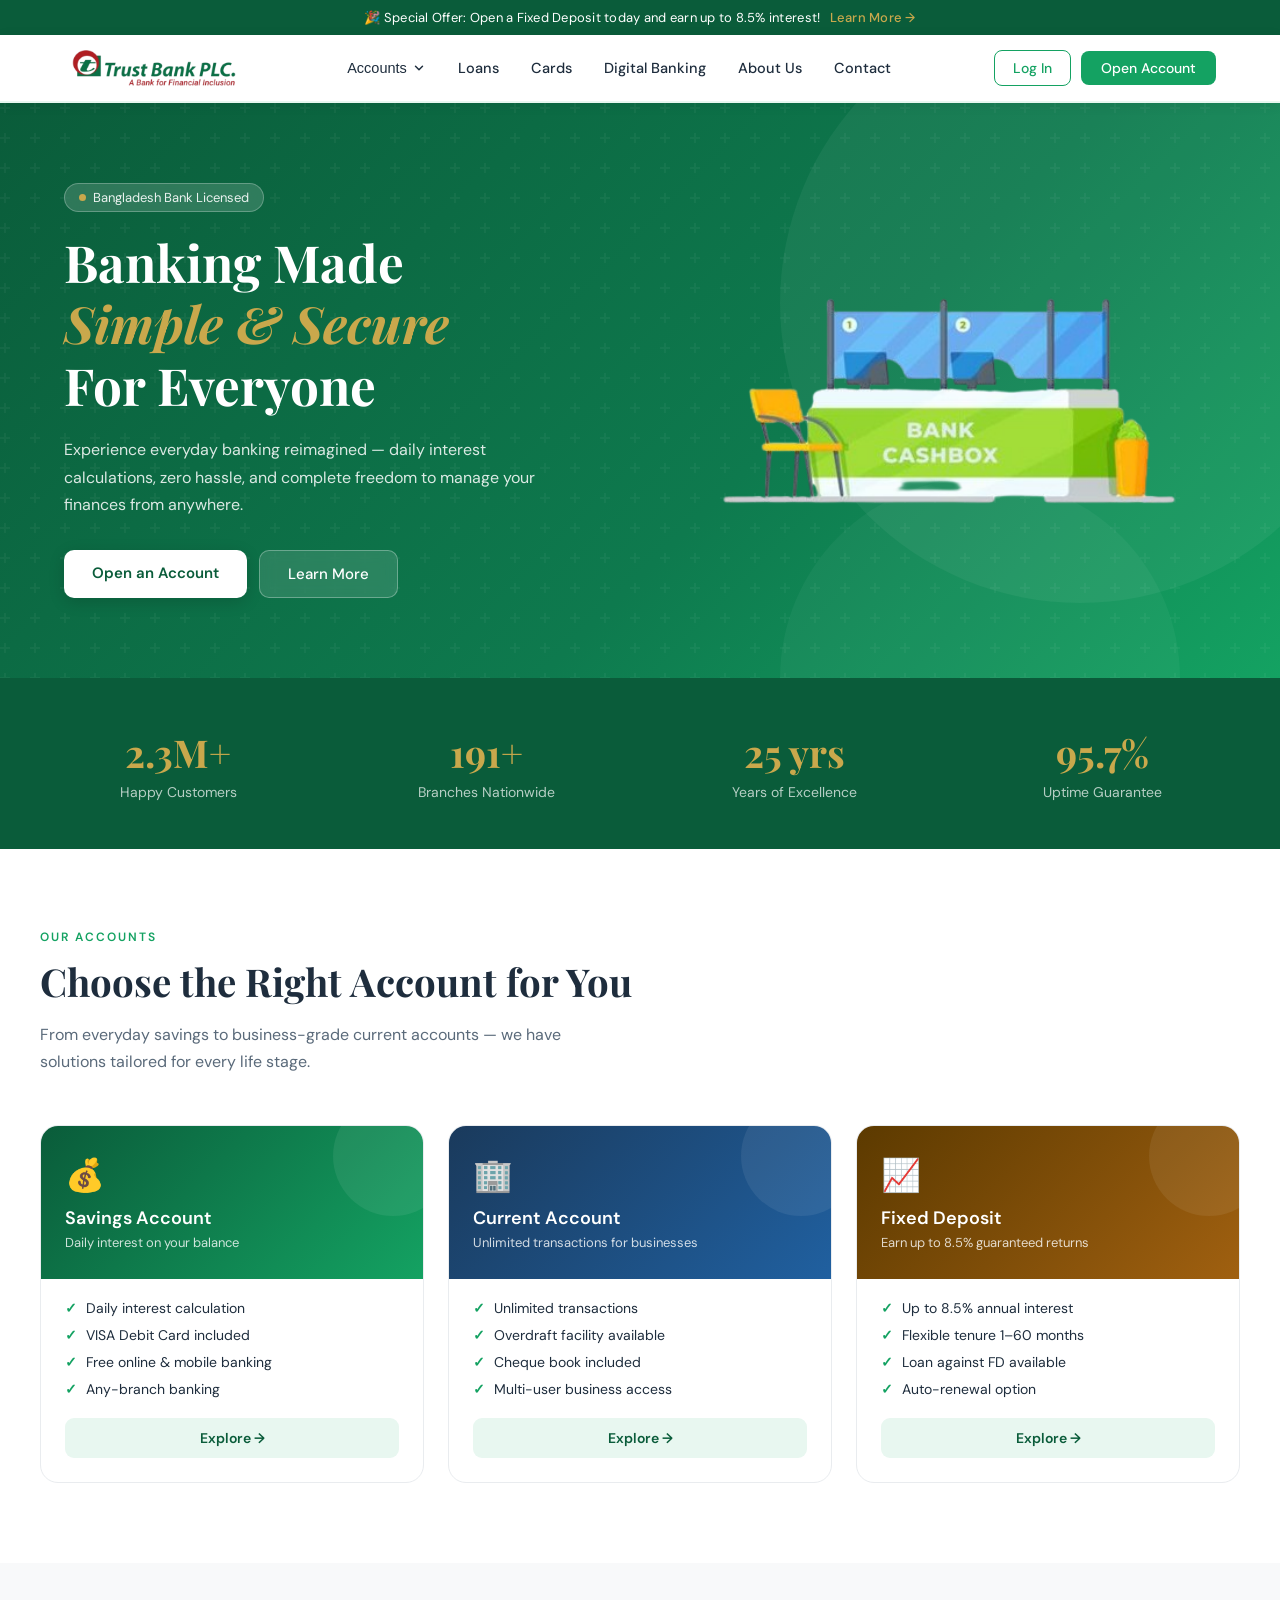
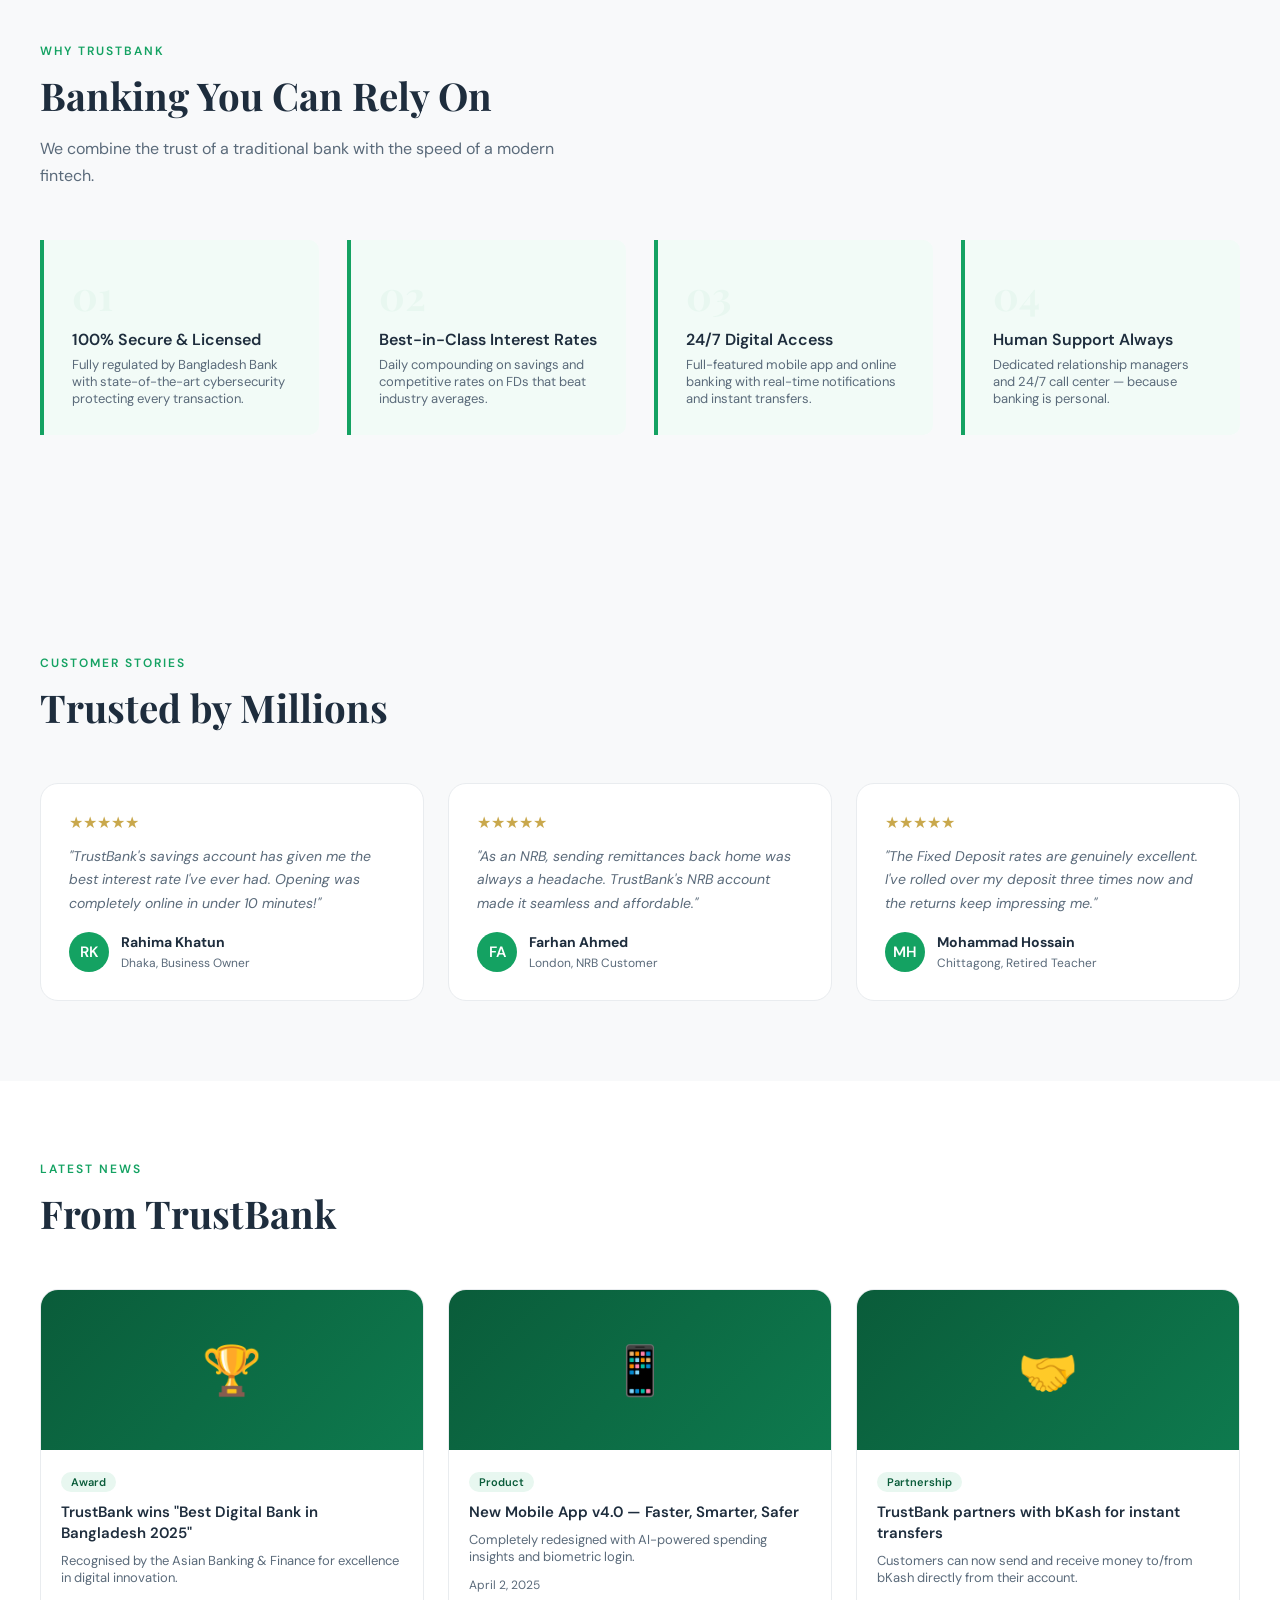
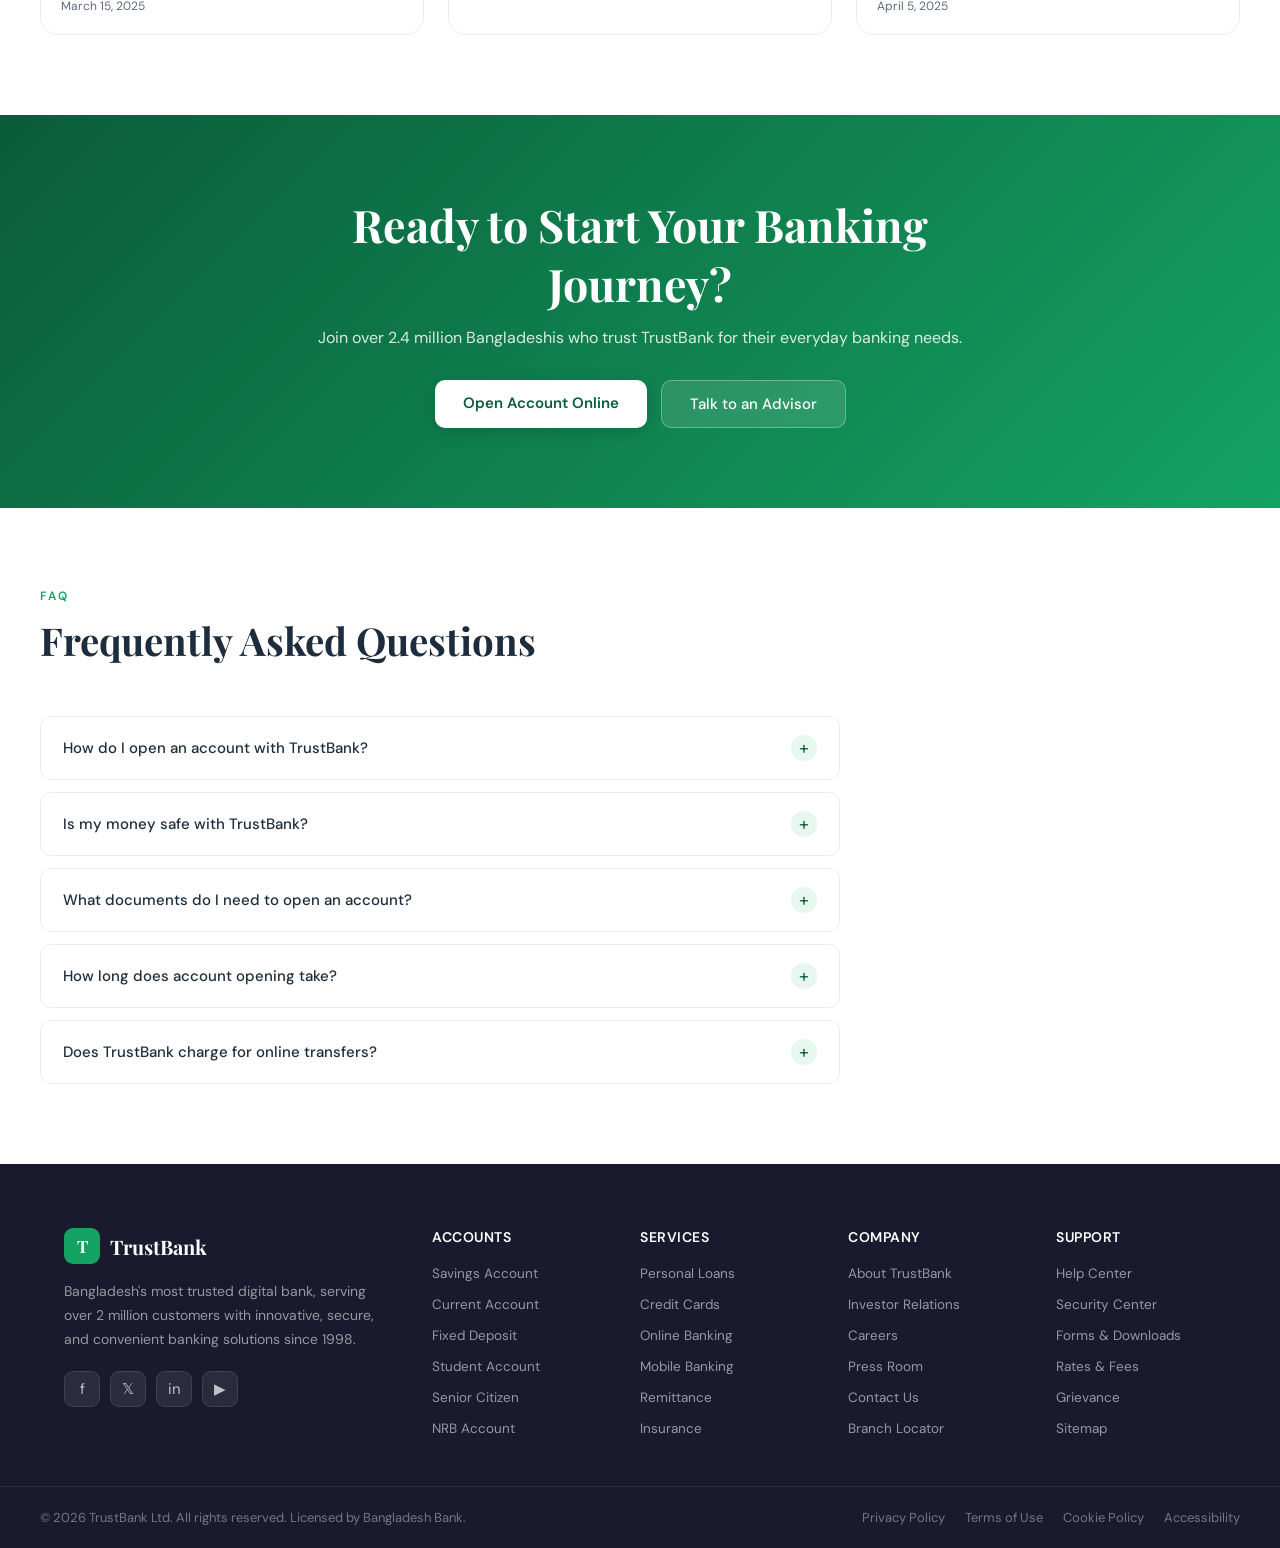
<file: index.html>
<!DOCTYPE html>
<html lang="en">
<head>
  <meta charset="UTF-8">
  <meta name="viewport" content="width=device-width, initial-scale=1.0">
  <title>TrustBank – Bangladesh's Most Trusted Bank</title>
  <link rel="stylesheet" href="css/style.css">
  <style>
    /* Home-specific styles */
    .home-hero .hero-inner { min-height: 520px; }
    .testimonials { padding: 80px 24px; background: var(--gray-100); }
    .testimonials-grid { display: grid; grid-template-columns: repeat(auto-fit, minmax(280px, 1fr)); gap: 24px; }
    .testimonial-card {
      background: var(--white); border-radius: var(--radius-lg);
      padding: 28px; border: 1.5px solid var(--gray-200);
      transition: var(--transition);
    }
    .testimonial-card:hover { box-shadow: var(--shadow-md); transform: translateY(-3px); }
    .testimonial-stars { color: var(--gold); font-size: 16px; margin-bottom: 12px; }
    .testimonial-text { font-size: 14px; line-height: 1.7; color: var(--text-muted); margin-bottom: 16px; font-style: italic; }
    .testimonial-author { display: flex; align-items: center; gap: 12px; }
    .testimonial-avatar {
      width: 40px; height: 40px; border-radius: 50%;
      background: var(--green-main); color: #fff;
      display: flex; align-items: center; justify-content: center;
      font-weight: 600; font-size: 15px;
    }
    .testimonial-author strong { display: block; font-size: 14px; }
    .testimonial-author span { font-size: 12px; color: var(--text-muted); }
    .cta-banner {
      background: linear-gradient(135deg, var(--green-dark), var(--green-main));
      padding: 80px 24px; text-align: center; color: #fff;
    }
    .cta-banner h2 {
      font-family: 'Playfair Display', serif;
      font-size: clamp(1.8rem, 3.5vw, 2.8rem);
      font-weight: 700; margin-bottom: 14px;
    }
    .cta-banner p { font-size: 16px; color: rgba(255,255,255,0.85); margin-bottom: 32px; }
    .cta-btns { display: flex; gap: 14px; justify-content: center; flex-wrap: wrap; }
    .news-grid { display: grid; grid-template-columns: repeat(auto-fit, minmax(280px, 1fr)); gap: 24px; }
    .news-card {
      border: 1.5px solid var(--gray-200); border-radius: var(--radius-lg);
      overflow: hidden; transition: var(--transition); cursor: pointer;
    }
    .news-card:hover { box-shadow: var(--shadow-md); transform: translateY(-3px); }
    .news-card-img {
      height: 160px;
      background: linear-gradient(135deg, var(--green-dark), var(--green-mid));
      display: flex; align-items: center; justify-content: center;
      font-size: 48px;
    }
    .news-card-body { padding: 20px; }
    .news-tag {
      display: inline-block; padding: 3px 10px; border-radius: 20px;
      background: var(--green-light); color: var(--green-dark);
      font-size: 11px; font-weight: 600; margin-bottom: 10px;
    }
    .news-card-body h4 { font-size: 15px; font-weight: 600; margin-bottom: 8px; line-height: 1.4; }
    .news-card-body p { font-size: 13px; color: var(--text-muted); }
    .news-card-meta { font-size: 12px; color: var(--text-muted); margin-top: 12px; }
  </style>
</head>
<body>
  <div id="nav-root"></div>

  <!-- HERO -->
  <section class="hero home-hero">
    <div class="hero-bg-circle"></div>
    <div class="hero-bg-circle2"></div>
    <div class="hero-inner">
      <div class="hero-content">
        <div class="hero-badge"><span class="hero-badge-dot"></span> Bangladesh Bank Licensed</div>
        <h1>Banking Made<br><span class="highlight">Simple & Secure</span><br>For Everyone</h1>
        <p>Experience everyday banking reimagined — daily interest calculations, zero hassle, and complete freedom to manage your finances from anywhere.</p>
        <div class="hero-btns">
          <a href="pages/savings.html" class="btn-white">Open an Account</a>
          <a href="pages/about.html" class="btn-ghost">Learn More</a>
        </div>
      </div>
      <div class="hero-visual">
        <img src="img/hero.png" alt="Banking Illustration" class="hero-img">
        
      </div>
    </div>
  </section>

  <!-- STATS -->
  <div class="stats-bar">
    <div class="stats-inner">
      <div class="stat-item">
        <div class="stat-num" data-target="2.4" data-suffix="M+">0</div>
        <div class="stat-label">Happy Customers</div>
      </div>
      <div class="stat-item">
        <div class="stat-num" data-target="200" data-suffix="+">0</div>
        <div class="stat-label">Branches Nationwide</div>
      </div>
      <div class="stat-item">
        <div class="stat-num" data-target="27" data-suffix=" yrs">0</div>
        <div class="stat-label">Years of Excellence</div>
      </div>
      <div class="stat-item">
        <div class="stat-num" data-target="99.9" data-suffix="%">0</div>
        <div class="stat-label">Uptime Guarantee</div>
      </div>
    </div>
  </div>

  <!-- ACCOUNTS -->
  <section class="section">
    <div class="section-inner">
      <div class="section-header">
        <div class="section-label">Our Accounts</div>
        <h2 class="section-title">Choose the Right Account for You</h2>
        <p class="section-sub">From everyday savings to business-grade current accounts — we have solutions tailored for every life stage.</p>
      </div>
      <div class="accounts-grid">
        <a class="account-card" href="pages/savings.html">
          <div class="account-card-top">
            <div class="account-card-icon">💰</div>
            <h3>Savings Account</h3>
            <p>Daily interest on your balance</p>
          </div>
          <div class="account-card-body">
            <ul>
              <li>Daily interest calculation</li>
              <li>VISA Debit Card included</li>
              <li>Free online & mobile banking</li>
              <li>Any-branch banking</li>
            </ul>
          </div>
          <div class="account-card-footer"><span class="btn-card">Explore →</span></div>
        </a>
        <a class="account-card" href="pages/current.html">
          <div class="account-card-top" style="background: linear-gradient(135deg, #1a3a5c, #2060a0);">
            <div class="account-card-icon">🏢</div>
            <h3>Current Account</h3>
            <p>Unlimited transactions for businesses</p>
          </div>
          <div class="account-card-body">
            <ul>
              <li>Unlimited transactions</li>
              <li>Overdraft facility available</li>
              <li>Cheque book included</li>
              <li>Multi-user business access</li>
            </ul>
          </div>
          <div class="account-card-footer"><span class="btn-card">Explore →</span></div>
        </a>
        <a class="account-card" href="pages/fixed-deposit.html">
          <div class="account-card-top" style="background: linear-gradient(135deg, #5c3a00, #a06010);">
            <div class="account-card-icon">📈</div>
            <h3>Fixed Deposit</h3>
            <p>Earn up to 8.5% guaranteed returns</p>
          </div>
          <div class="account-card-body">
            <ul>
              <li>Up to 8.5% annual interest</li>
              <li>Flexible tenure 1–60 months</li>
              <li>Loan against FD available</li>
              <li>Auto-renewal option</li>
            </ul>
          </div>
          <div class="account-card-footer"><span class="btn-card">Explore →</span></div>
        </a>
      </div>
    </div>
  </section>

  <!-- WHY TRUSTBANK -->
  <section class="section" style="background: var(--gray-100);">
    <div class="section-inner">
      <div class="section-header">
        <div class="section-label">Why TrustBank</div>
        <h2 class="section-title">Banking You Can Rely On</h2>
        <p class="section-sub">We combine the trust of a traditional bank with the speed of a modern fintech.</p>
      </div>
      <div class="why-grid">
        <div class="why-card">
          <div class="why-num">01</div>
          <h4>100% Secure & Licensed</h4>
          <p>Fully regulated by Bangladesh Bank with state-of-the-art cybersecurity protecting every transaction.</p>
        </div>
        <div class="why-card">
          <div class="why-num">02</div>
          <h4>Best-in-Class Interest Rates</h4>
          <p>Daily compounding on savings and competitive rates on FDs that beat industry averages.</p>
        </div>
        <div class="why-card">
          <div class="why-num">03</div>
          <h4>24/7 Digital Access</h4>
          <p>Full-featured mobile app and online banking with real-time notifications and instant transfers.</p>
        </div>
        <div class="why-card">
          <div class="why-num">04</div>
          <h4>Human Support Always</h4>
          <p>Dedicated relationship managers and 24/7 call center — because banking is personal.</p>
        </div>
      </div>
    </div>
  </section>

  <!-- TESTIMONIALS -->
  <section class="testimonials">
    <div class="section-inner">
      <div class="section-header">
        <div class="section-label">Customer Stories</div>
        <h2 class="section-title">Trusted by Millions</h2>
      </div>
      <div class="testimonials-grid">
        <div class="testimonial-card">
          <div class="testimonial-stars">★★★★★</div>
          <p class="testimonial-text">"TrustBank's savings account has given me the best interest rate I've ever had. Opening was completely online in under 10 minutes!"</p>
          <div class="testimonial-author">
            <div class="testimonial-avatar">RK</div>
            <div><strong>Rahima Khatun</strong><span>Dhaka, Business Owner</span></div>
          </div>
        </div>
        <div class="testimonial-card">
          <div class="testimonial-stars">★★★★★</div>
          <p class="testimonial-text">"As an NRB, sending remittances back home was always a headache. TrustBank's NRB account made it seamless and affordable."</p>
          <div class="testimonial-author">
            <div class="testimonial-avatar">FA</div>
            <div><strong>Farhan Ahmed</strong><span>London, NRB Customer</span></div>
          </div>
        </div>
        <div class="testimonial-card">
          <div class="testimonial-stars">★★★★★</div>
          <p class="testimonial-text">"The Fixed Deposit rates are genuinely excellent. I've rolled over my deposit three times now and the returns keep impressing me."</p>
          <div class="testimonial-author">
            <div class="testimonial-avatar">MH</div>
            <div><strong>Mohammad Hossain</strong><span>Chittagong, Retired Teacher</span></div>
          </div>
        </div>
      </div>
    </div>
  </section>

  <!-- NEWS -->
  <section class="section">
    <div class="section-inner">
      <div class="section-header">
        <div class="section-label">Latest News</div>
        <h2 class="section-title">From TrustBank</h2>
      </div>
      <div class="news-grid">
        <div class="news-card">
          <div class="news-card-img">🏆</div>
          <div class="news-card-body">
            <span class="news-tag">Award</span>
            <h4>TrustBank wins "Best Digital Bank in Bangladesh 2025"</h4>
            <p>Recognised by the Asian Banking & Finance for excellence in digital innovation.</p>
            <div class="news-card-meta">March 15, 2025</div>
          </div>
        </div>
        <div class="news-card">
          <div class="news-card-img">📱</div>
          <div class="news-card-body">
            <span class="news-tag">Product</span>
            <h4>New Mobile App v4.0 — Faster, Smarter, Safer</h4>
            <p>Completely redesigned with AI-powered spending insights and biometric login.</p>
            <div class="news-card-meta">April 2, 2025</div>
          </div>
        </div>
        <div class="news-card">
          <div class="news-card-img">🤝</div>
          <div class="news-card-body">
            <span class="news-tag">Partnership</span>
            <h4>TrustBank partners with bKash for instant transfers</h4>
            <p>Customers can now send and receive money to/from bKash directly from their account.</p>
            <div class="news-card-meta">April 5, 2025</div>
          </div>
        </div>
      </div>
    </div>
  </section>

  <!-- CTA BANNER -->
  <section class="cta-banner">
    <div style="max-width: 680px; margin: 0 auto;">
      <h2>Ready to Start Your Banking Journey?</h2>
      <p>Join over 2.4 million Bangladeshis who trust TrustBank for their everyday banking needs.</p>
      <div class="cta-btns">
        <a href="pages/savings.html" class="btn-white">Open Account Online</a>
        <a href="pages/contact.html" class="btn-ghost">Talk to an Advisor</a>
      </div>
    </div>
  </section>

  <!-- FAQ (Home) -->
  <section class="section">
    <div class="section-inner">
      <div class="section-header">
        <div class="section-label">FAQ</div>
        <h2 class="section-title">Frequently Asked Questions</h2>
      </div>
      <div class="faq-list">
        <div class="faq-item">
          <div class="faq-question">How do I open an account with TrustBank? <span class="faq-icon">+</span></div>
          <div class="faq-answer">You can open an account fully online through our website or mobile app in under 10 minutes. You'll need your NID, a selfie, and proof of address. Alternatively, visit any of our 200+ branches.</div>
        </div>
        <div class="faq-item">
          <div class="faq-question">Is my money safe with TrustBank? <span class="faq-icon">+</span></div>
          <div class="faq-answer">Absolutely. TrustBank is licensed and regulated by Bangladesh Bank. All deposits are protected under the Deposit Insurance Scheme up to BDT 1,00,000. We use 256-bit encryption and real-time fraud detection.</div>
        </div>
        <div class="faq-item">
          <div class="faq-question">What documents do I need to open an account? <span class="faq-icon">+</span></div>
          <div class="faq-answer">For Bangladeshi residents: National ID card, one recent passport-size photo, and a valid utility bill or rent agreement for address verification. For NRBs, a valid passport and overseas address proof is required.</div>
        </div>
        <div class="faq-item">
          <div class="faq-question">How long does account opening take? <span class="faq-icon">+</span></div>
          <div class="faq-answer">Online account opening is typically completed within 24 hours of document verification. For branch openings, the account is usually activated the same day.</div>
        </div>
        <div class="faq-item">
          <div class="faq-question">Does TrustBank charge for online transfers? <span class="faq-icon">+</span></div>
          <div class="faq-answer">TrustBank-to-TrustBank transfers are completely free. For BEFTN and RTGS transfers, nominal charges apply as per Bangladesh Bank guidelines. Check our Rates & Fees page for the full schedule.</div>
        </div>
      </div>
    </div>
  </section>

  <div id="footer-root"></div>
  <script src="js/components.js"></script>
</body>
</html>
</file>
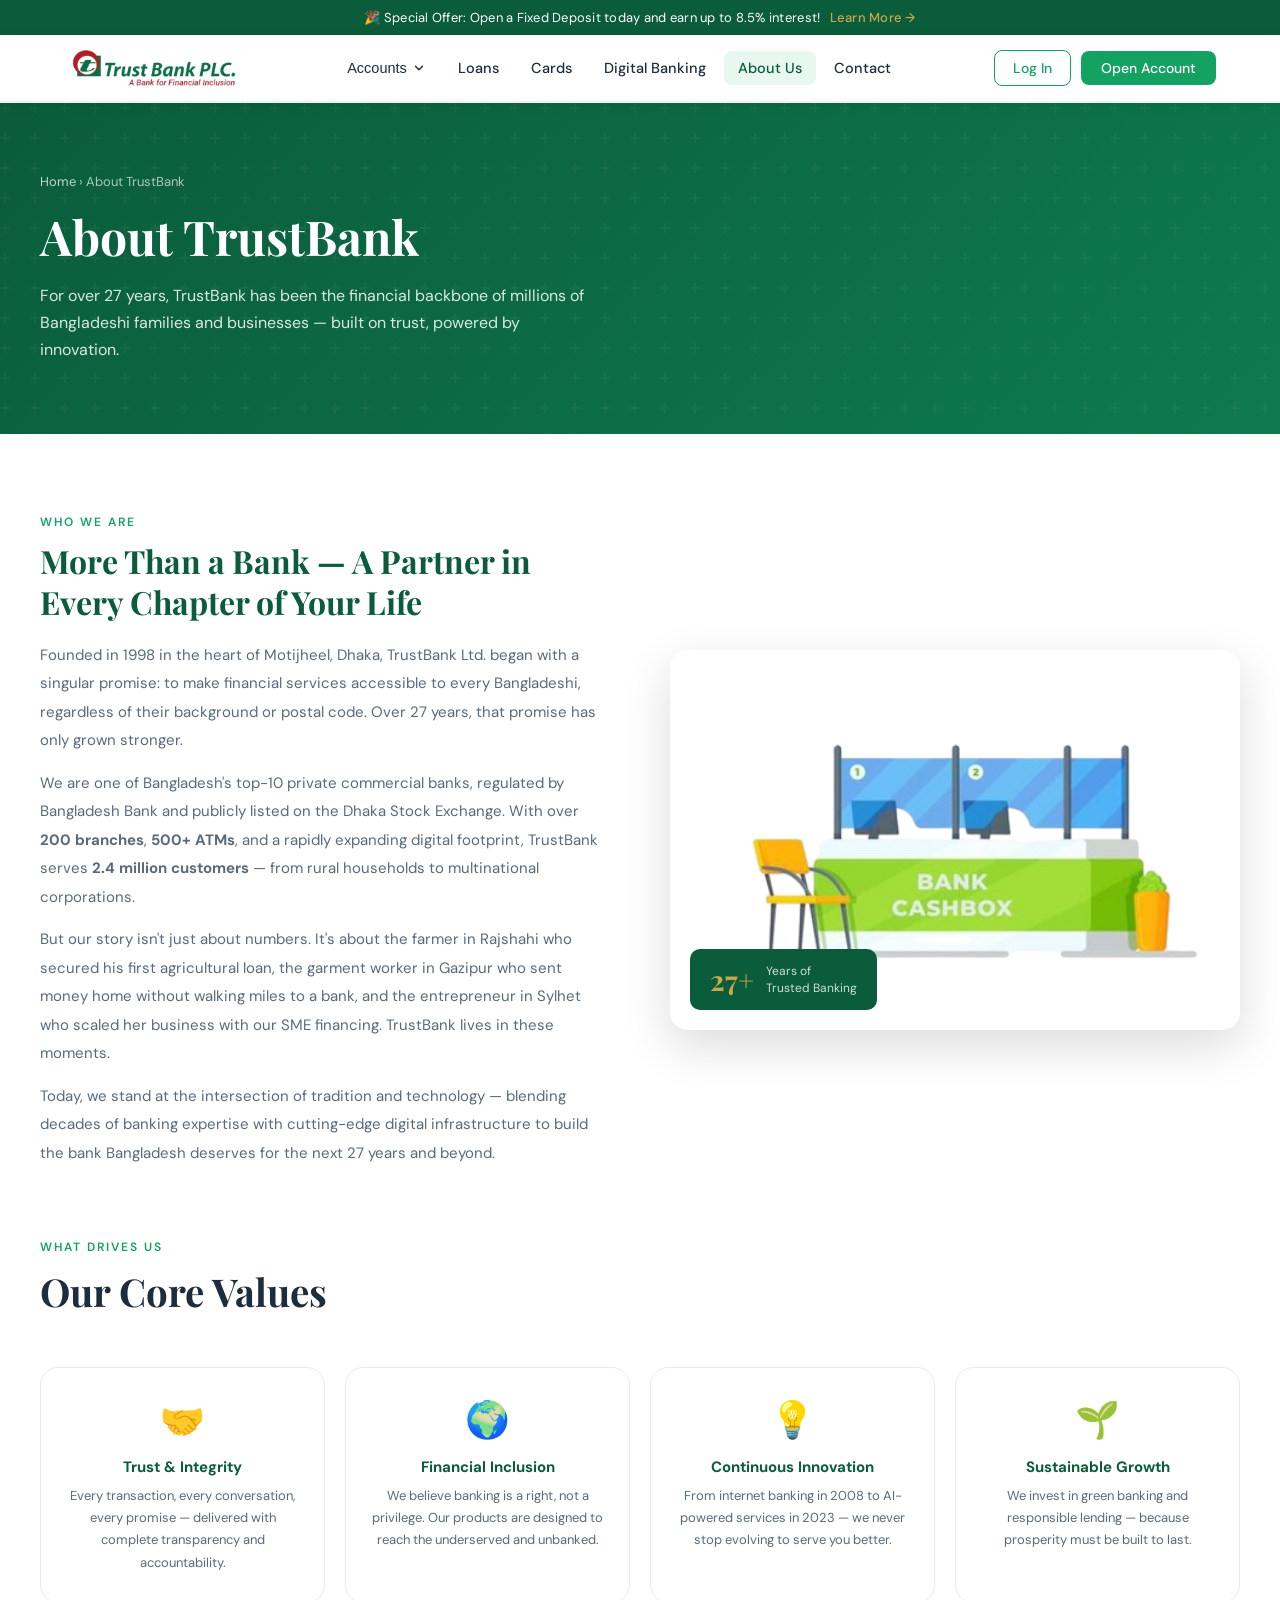
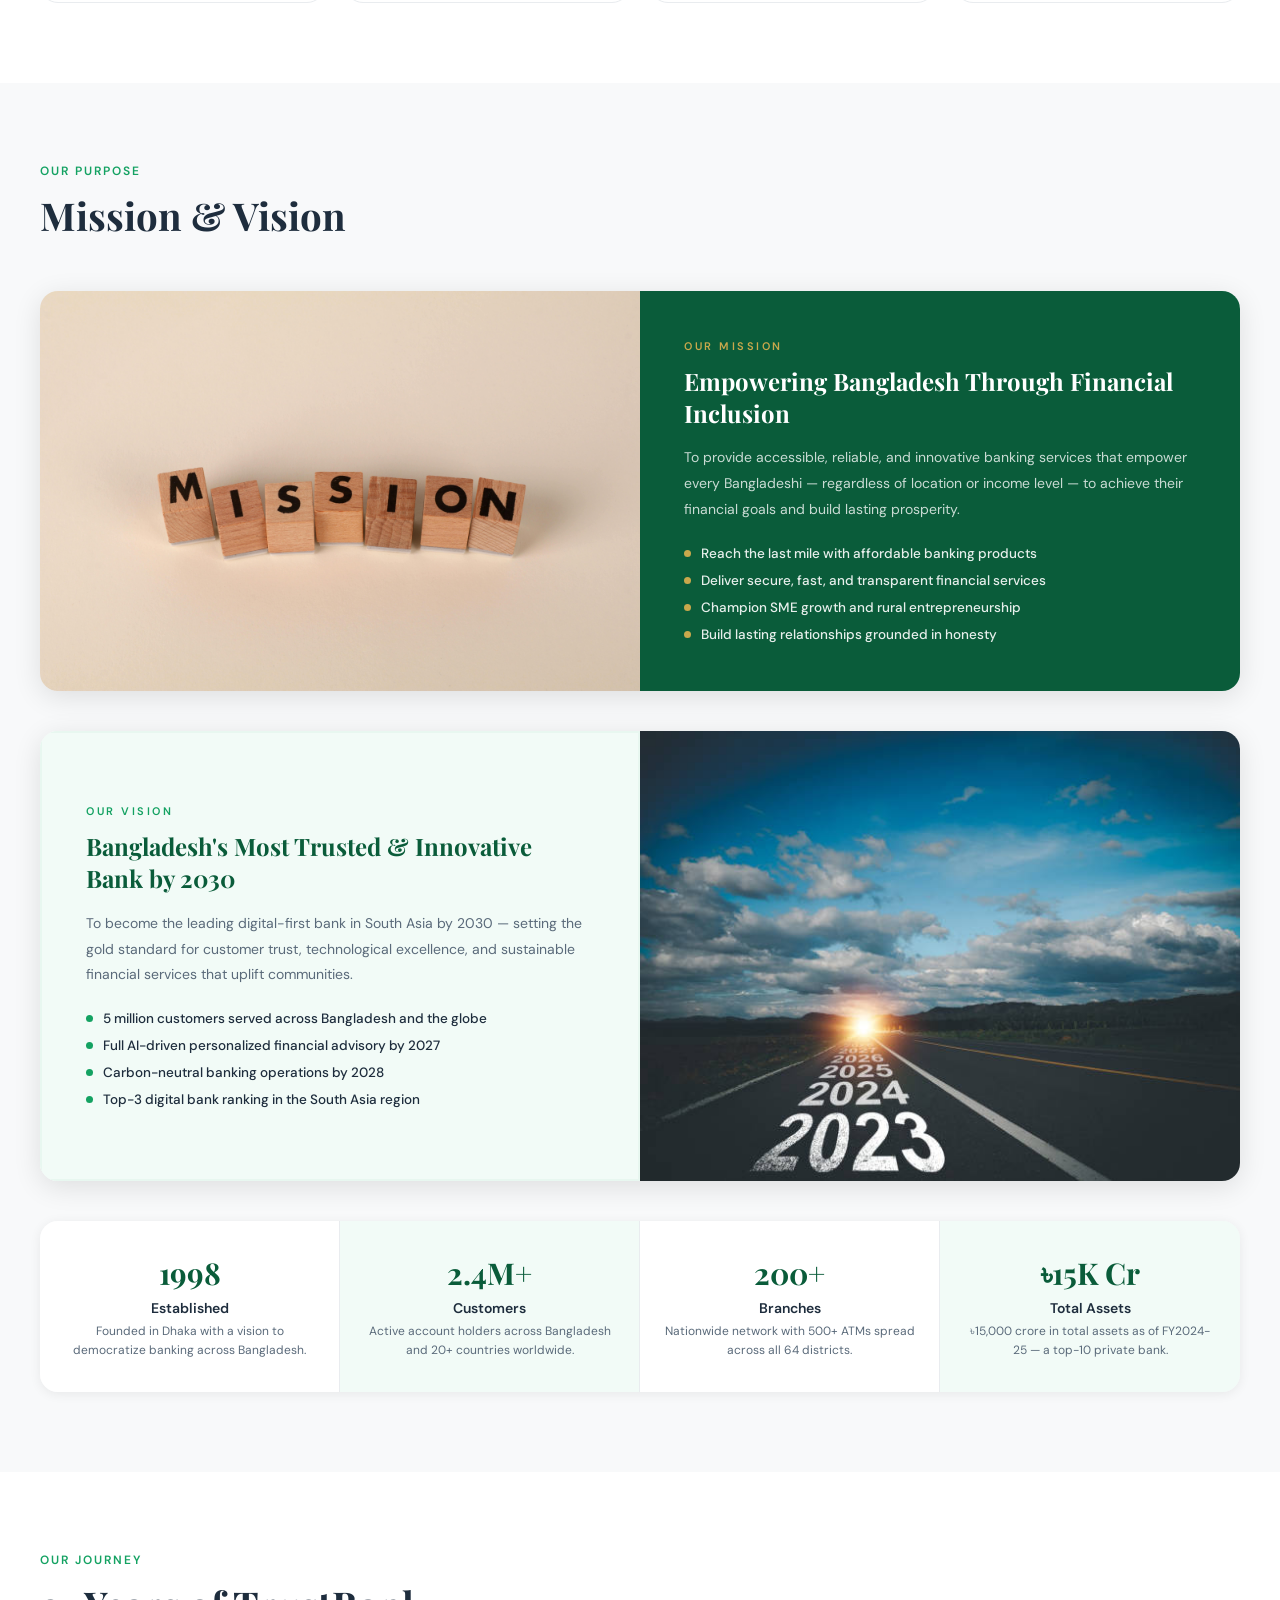
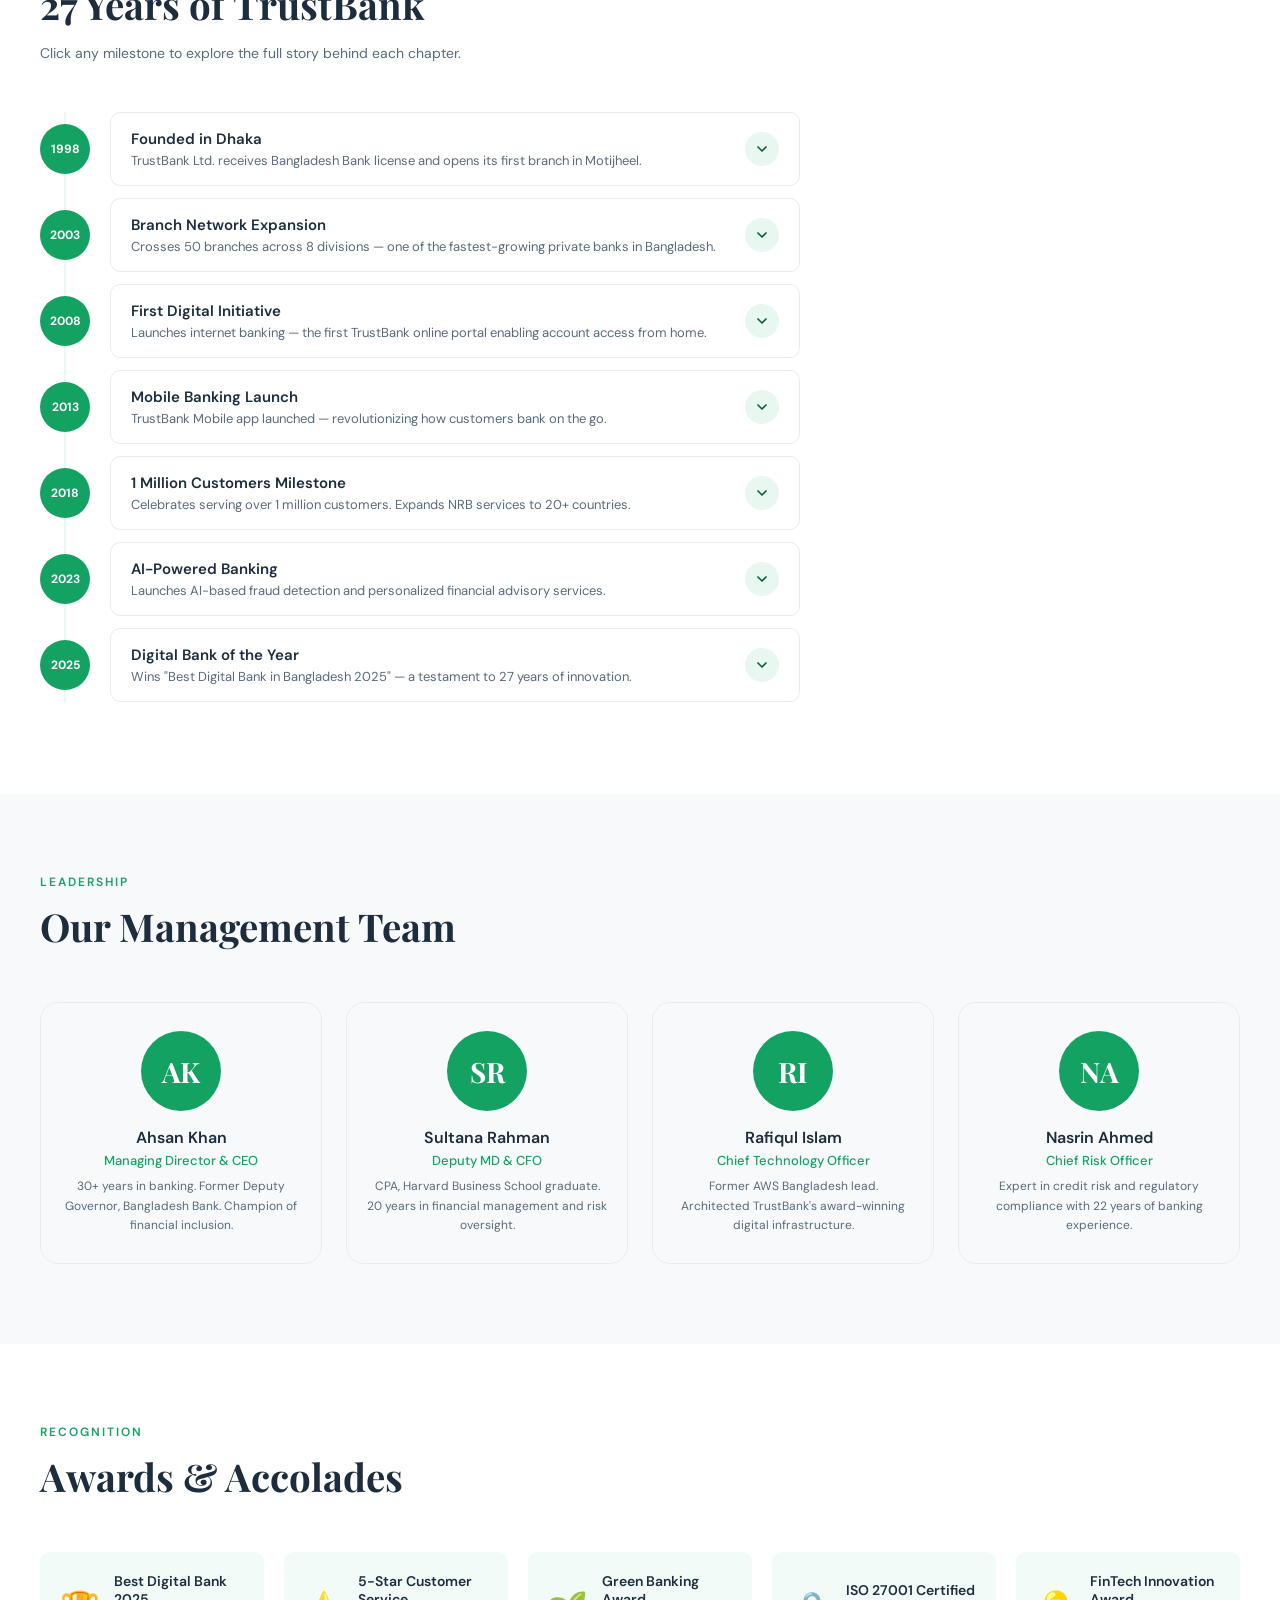
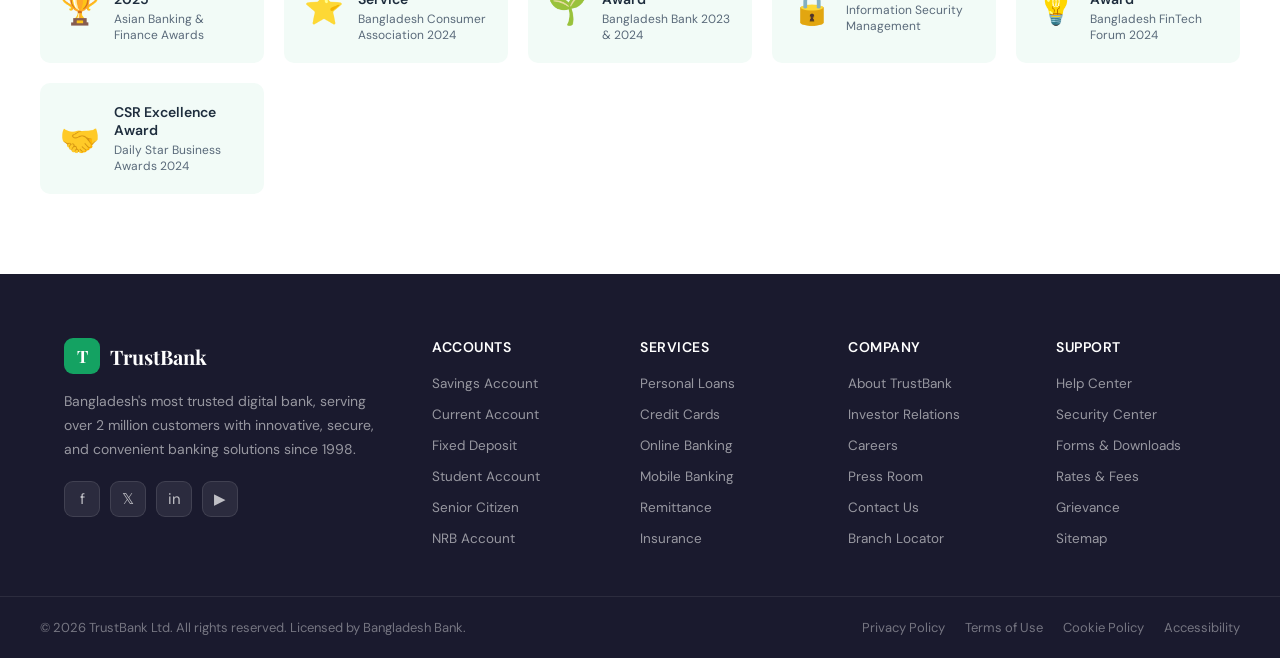
<file: pages/about.html>
<!DOCTYPE html>
<html lang="en">
<head>
  <meta charset="UTF-8">
  <meta name="viewport" content="width=device-width, initial-scale=1.0">
  <title>About TrustBank</title>
  <link rel="stylesheet" href="../css/style.css">
  <style>
    /* ===== ABOUT INTRO ===== */
    .about-intro-grid {
      display: grid;
      grid-template-columns: 1fr 1fr;
      gap: 60px;
      align-items: center;
      margin-bottom: 72px;
    }
    .about-intro-text .section-label { margin-bottom: 10px; }
    .about-intro-text h2 {
      font-family: 'Playfair Display', serif;
      font-size: 32px;
      color: var(--green-dark);
      margin-bottom: 18px;
      line-height: 1.3;
    }
    .about-intro-text p {
      font-size: 15px;
      color: var(--text-muted);
      line-height: 1.9;
      margin-bottom: 14px;
    }
    .about-intro-text p:last-child { margin-bottom: 0; }
    .about-img-wrap {
      position: relative;
      border-radius: var(--radius-lg);
      overflow: hidden;
      box-shadow: var(--shadow-lg);
    }
    .about-img-wrap img {
      width: 100%;
      height: 380px;
      object-fit: cover;
      display: block;
    }
    .about-img-badge {
      position: absolute;
      bottom: 20px;
      left: 20px;
      background: var(--green-dark);
      color: #fff;
      border-radius: var(--radius);
      padding: 14px 20px;
      display: flex;
      align-items: center;
      gap: 12px;
    }
    .about-img-badge .badge-num {
      font-family: 'Playfair Display', serif;
      font-size: 28px;
      font-weight: 700;
      color: var(--gold);
      line-height: 1;
    }
    .about-img-badge .badge-label {
      font-size: 12px;
      color: rgba(255,255,255,0.8);
      line-height: 1.4;
    }

    /* ===== CORE VALUES ===== */
    .values-grid {
      display: grid;
      grid-template-columns: repeat(4, 1fr);
      gap: 20px;
      margin-top: 48px;
    }
    .value-card {
      background: var(--white);
      border: 1.5px solid var(--gray-200);
      border-radius: var(--radius-lg);
      padding: 28px 20px;
      text-align: center;
      transition: var(--transition);
    }
    .value-card:hover {
      border-color: var(--green-main);
      box-shadow: var(--shadow-md);
      transform: translateY(-4px);
    }
    .value-icon { font-size: 36px; margin-bottom: 14px; }
    .value-card h4 { font-size: 15px; font-weight: 700; color: var(--green-dark); margin-bottom: 8px; }
    .value-card p { font-size: 13px; color: var(--text-muted); line-height: 1.7; }

    /* ===== MISSION / VISION ===== */
    .mv-card {
      display: grid;
      grid-template-columns: 1fr 1fr;
      gap: 0;
      border-radius: var(--radius-lg);
      overflow: hidden;
      box-shadow: var(--shadow-md);
      margin-bottom: 40px;
    }
    .mv-card.reverse { direction: rtl; }
    .mv-card.reverse > * { direction: ltr; }
    .mv-img {
      width: 100%; height: 100%;
      min-height: 340px;
      object-fit: cover;
      display: block;
    }
    .mv-content {
      padding: 48px 44px;
      display: flex;
      flex-direction: column;
      justify-content: center;
    }
    .mv-card.mission .mv-content { background: var(--green-dark); color: #fff; }
    .mv-card.vision  .mv-content { background: var(--green-pale); border: 2px solid var(--green-light); }
    .mv-label {
      font-size: 11px;
      letter-spacing: 2.5px;
      text-transform: uppercase;
      font-weight: 600;
      margin-bottom: 12px;
    }
    .mv-card.mission .mv-label { color: var(--gold); }
    .mv-card.vision  .mv-label { color: var(--green-main); }
    .mv-content h3 {
      font-family: 'Playfair Display', serif;
      font-size: 24px;
      margin-bottom: 16px;
      line-height: 1.35;
    }
    .mv-card.mission .mv-content h3 { color: #fff; }
    .mv-card.vision  .mv-content h3 { color: var(--green-dark); }
    .mv-content .mv-tagline { font-size: 14px; line-height: 1.85; margin-bottom: 22px; }
    .mv-card.mission .mv-tagline { color: rgba(255,255,255,0.78); }
    .mv-card.vision  .mv-tagline { color: var(--text-muted); }
    .mv-pillars { list-style: none; display: flex; flex-direction: column; gap: 10px; }
    .mv-pillars li { display: flex; align-items: center; gap: 10px; font-size: 13.5px; font-weight: 500; }
    .mv-card.mission .mv-pillars li { color: rgba(255,255,255,0.9); }
    .mv-card.vision  .mv-pillars li { color: var(--text-main); }
    .mv-pillars li::before { content: ''; width: 7px; height: 7px; border-radius: 50%; flex-shrink: 0; }
    .mv-card.mission .mv-pillars li::before { background: var(--gold); }
    .mv-card.vision  .mv-pillars li::before { background: var(--green-main); }

    /* ===== STATS ROW ===== */
    .stats-row {
      display: grid;
      grid-template-columns: repeat(4, 1fr);
      gap: 0;
      border-radius: var(--radius-lg);
      overflow: hidden;
      box-shadow: var(--shadow-sm);
    }
    .stat-cell {
      background: var(--white);
      padding: 32px 24px;
      text-align: center;
      border-right: 1px solid var(--gray-200);
    }
    .stat-cell:last-child { border-right: none; }
    .stat-cell:nth-child(even) { background: var(--green-pale); }
    .stat-num { font-family: 'Playfair Display', serif; font-size: 30px; font-weight: 700; color: var(--green-dark); margin-bottom: 6px; }
    .stat-cell h4 { font-size: 14px; font-weight: 600; margin-bottom: 5px; }
    .stat-cell p { font-size: 12px; color: var(--text-muted); line-height: 1.6; }

    /* ===== TIMELINE ===== */
    .timeline { position: relative; max-width: 760px; }
    .timeline::before {
      content: '';
      position: absolute;
      left: 24px; top: 0; bottom: 0;
      width: 2px;
      background: var(--green-light);
    }
    .timeline-item { display: flex; flex-direction: column; gap: 0; margin-bottom: 12px; position: relative; }

    .tl-bar { display: flex; align-items: center; gap: 20px; cursor: pointer; position: relative; }
    .timeline-dot {
      width: 50px; height: 50px;
      border-radius: 50%;
      background: var(--green-main);
      color: #fff;
      display: flex; align-items: center; justify-content: center;
      font-weight: 700; font-size: 12px;
      flex-shrink: 0;
      position: relative; z-index: 1;
      transition: var(--transition);
      border: 3px solid transparent;
    }
    .timeline-item.open .timeline-dot { background: var(--green-dark); border-color: var(--gold); }

    .tl-bar-content {
      flex: 1;
      background: var(--white);
      border: 1.5px solid var(--gray-200);
      border-radius: var(--radius);
      padding: 16px 20px;
      display: flex;
      align-items: center;
      justify-content: space-between;
      gap: 12px;
      transition: var(--transition);
    }
    .tl-bar:hover .tl-bar-content { border-color: var(--green-main); box-shadow: var(--shadow-sm); }
    .timeline-item.open .tl-bar-content { background: var(--green-pale); border-color: var(--green-main); }

    .tl-bar-text h4 { font-size: 15px; font-weight: 600; color: var(--text-main); margin-bottom: 3px; }
    .tl-bar-text p { font-size: 13px; color: var(--text-muted); }

    .tl-arrow {
      width: 34px; height: 34px;
      border-radius: 50%;
      background: var(--green-light);
      display: flex; align-items: center; justify-content: center;
      flex-shrink: 0;
      transition: var(--transition);
      color: var(--green-dark);
    }
    .tl-arrow svg { width: 16px; height: 16px; transition: transform 0.35s cubic-bezier(0.4,0,0.2,1); }
    .timeline-item.open .tl-arrow { background: var(--green-main); color: #fff; }
    .timeline-item.open .tl-arrow svg { transform: rotate(180deg); }

    /* Expandable panel */
    .tl-details-wrap {
      max-height: 0;
      overflow: hidden;
      transition: max-height 0.45s cubic-bezier(0.4,0,0.2,1);
      margin-left: 70px;
    }
    .timeline-item.open .tl-details-wrap { max-height: 400px; }
    .tl-details {
      background: var(--white);
      border: 1.5px solid var(--green-light);
      border-top: none;
      border-radius: 0 0 var(--radius) var(--radius);
      padding: 20px 24px 24px;
      opacity: 0;
      transform: translateY(-8px);
      transition: opacity 0.3s ease 0.1s, transform 0.3s ease 0.1s;
    }
    .timeline-item.open .tl-details { opacity: 1; transform: translateY(0); }
    .tl-details p { font-size: 13.5px; color: var(--text-muted); line-height: 1.85; margin-bottom: 14px; }
    .tl-details-tags { display: flex; flex-wrap: wrap; gap: 8px; }
    .tl-tag {
      background: var(--green-pale);
      border: 1px solid var(--green-light);
      color: var(--green-dark);
      font-size: 12px; font-weight: 500;
      padding: 4px 12px;
      border-radius: 20px;
    }

    /* ===== LEADERSHIP / AWARDS ===== */
    .leadership-grid { display: grid; grid-template-columns: repeat(auto-fit, minmax(220px, 1fr)); gap: 24px; }
    .leader-card { text-align: center; padding: 28px 20px; border: 1.5px solid var(--gray-200); border-radius: var(--radius-lg); transition: var(--transition); }
    .leader-card:hover { box-shadow: var(--shadow-md); border-color: var(--green-main); }
    .leader-avatar { width: 80px; height: 80px; border-radius: 50%; background: var(--green-main); color: #fff; display: flex; align-items: center; justify-content: center; font-family: 'Playfair Display', serif; font-size: 28px; font-weight: 700; margin: 0 auto 16px; }
    .leader-card h4 { font-size: 16px; font-weight: 600; margin-bottom: 4px; }
    .leader-card .role { font-size: 13px; color: var(--green-main); font-weight: 500; margin-bottom: 8px; }
    .leader-card p { font-size: 12px; color: var(--text-muted); line-height: 1.6; }
    .award-grid { display: grid; grid-template-columns: repeat(auto-fit, minmax(200px, 1fr)); gap: 20px; }
    .award-card { background: var(--green-pale); border-radius: var(--radius); padding: 20px; display: flex; align-items: center; gap: 14px; }
    .award-icon { font-size: 32px; flex-shrink: 0; }
    .award-card h5 { font-size: 14px; font-weight: 600; margin-bottom: 3px; }
    .award-card p { font-size: 12px; color: var(--text-muted); }

    /* ===== RESPONSIVE ===== */
    @media (max-width: 900px) {
      .about-intro-grid { grid-template-columns: 1fr; gap: 36px; }
      .mv-card { grid-template-columns: 1fr; }
      .mv-card.reverse { direction: ltr; }
      .mv-img { min-height: 220px; height: 220px; }
      .values-grid { grid-template-columns: repeat(2, 1fr); }
      .stats-row { grid-template-columns: repeat(2, 1fr); }
      .stat-cell:nth-child(2) { border-right: none; }
    }
    @media (max-width: 600px) {
      .values-grid { grid-template-columns: 1fr; }
      .stats-row { grid-template-columns: 1fr; }
      .stat-cell { border-right: none; border-bottom: 1px solid var(--gray-200); }
    }
  </style>
</head>
<body>
  <div id="nav-root"></div>

  <section class="page-hero">
    <div class="page-hero-inner">
      <div class="breadcrumb"><a href="../index.html">Home</a> › About TrustBank</div>
      <h1>About TrustBank</h1>
      <p>For over 27 years, TrustBank has been the financial backbone of millions of Bangladeshi families and businesses — built on trust, powered by innovation.</p>
    </div>
  </section>

  <!-- ABOUT INTRO -->
  <section class="section">
    <div class="section-inner">
      <div class="about-intro-grid">
        <div class="about-intro-text">
          <div class="section-label">Who We Are</div>
          <h2>More Than a Bank — A Partner in Every Chapter of Your Life</h2>
          <p>Founded in 1998 in the heart of Motijheel, Dhaka, TrustBank Ltd. began with a singular promise: to make financial services accessible to every Bangladeshi, regardless of their background or postal code. Over 27 years, that promise has only grown stronger.</p>
          <p>We are one of Bangladesh's top-10 private commercial banks, regulated by Bangladesh Bank and publicly listed on the Dhaka Stock Exchange. With over <strong>200 branches</strong>, <strong>500+ ATMs</strong>, and a rapidly expanding digital footprint, TrustBank serves <strong>2.4 million customers</strong> — from rural households to multinational corporations.</p>
          <p>But our story isn't just about numbers. It's about the farmer in Rajshahi who secured his first agricultural loan, the garment worker in Gazipur who sent money home without walking miles to a bank, and the entrepreneur in Sylhet who scaled her business with our SME financing. TrustBank lives in these moments.</p>
          <p>Today, we stand at the intersection of tradition and technology — blending decades of banking expertise with cutting-edge digital infrastructure to build the bank Bangladesh deserves for the next 27 years and beyond.</p>
        </div>
        <div class="about-img-wrap">
          <img src="../img/hero.png" alt="TrustBank — Banking for Every Bangladeshi">
          <div class="about-img-badge">
            <div class="badge-num">27+</div>
            <div class="badge-label">Years of<br>Trusted Banking</div>
          </div>
        </div>
      </div>

      <!-- Core Values -->
      <div class="section-header">
        <div class="section-label">What Drives Us</div>
        <h2 class="section-title">Our Core Values</h2>
      </div>
      <div class="values-grid">
        <div class="value-card"><div class="value-icon">🤝</div><h4>Trust &amp; Integrity</h4><p>Every transaction, every conversation, every promise — delivered with complete transparency and accountability.</p></div>
        <div class="value-card"><div class="value-icon">🌍</div><h4>Financial Inclusion</h4><p>We believe banking is a right, not a privilege. Our products are designed to reach the underserved and unbanked.</p></div>
        <div class="value-card"><div class="value-icon">💡</div><h4>Continuous Innovation</h4><p>From internet banking in 2008 to AI-powered services in 2023 — we never stop evolving to serve you better.</p></div>
        <div class="value-card"><div class="value-icon">🌱</div><h4>Sustainable Growth</h4><p>We invest in green banking and responsible lending — because prosperity must be built to last.</p></div>
      </div>
    </div>
  </section>

  <!-- MISSION & VISION -->
  <section class="section" style="background:var(--gray-100);">
    <div class="section-inner">
      <div class="section-header">
        <div class="section-label">Our Purpose</div>
        <h2 class="section-title">Mission &amp; Vision</h2>
      </div>

      <div class="mv-card mission">
        <img class="mv-img" src="../img/mission.jpg" alt="TrustBank Mission">
        <div class="mv-content">
          <div class="mv-label">Our Mission</div>
          <h3>Empowering Bangladesh Through Financial Inclusion</h3>
          <p class="mv-tagline">To provide accessible, reliable, and innovative banking services that empower every Bangladeshi — regardless of location or income level — to achieve their financial goals and build lasting prosperity.</p>
          <ul class="mv-pillars">
            <li>Reach the last mile with affordable banking products</li>
            <li>Deliver secure, fast, and transparent financial services</li>
            <li>Champion SME growth and rural entrepreneurship</li>
            <li>Build lasting relationships grounded in honesty</li>
          </ul>
        </div>
      </div>

      <div class="mv-card vision reverse">
        <img class="mv-img" src="../img/vision.jpg" alt="TrustBank Vision">
        <div class="mv-content">
          <div class="mv-label">Our Vision</div>
          <h3>Bangladesh's Most Trusted &amp; Innovative Bank by 2030</h3>
          <p class="mv-tagline">To become the leading digital-first bank in South Asia by 2030 — setting the gold standard for customer trust, technological excellence, and sustainable financial services that uplift communities.</p>
          <ul class="mv-pillars">
            <li>5 million customers served across Bangladesh and the globe</li>
            <li>Full AI-driven personalized financial advisory by 2027</li>
            <li>Carbon-neutral banking operations by 2028</li>
            <li>Top-3 digital bank ranking in the South Asia region</li>
          </ul>
        </div>
      </div>

      <!-- Stats -->
      <div class="stats-row">
        <div class="stat-cell"><div class="stat-num">1998</div><h4>Established</h4><p>Founded in Dhaka with a vision to democratize banking across Bangladesh.</p></div>
        <div class="stat-cell"><div class="stat-num">2.4M+</div><h4>Customers</h4><p>Active account holders across Bangladesh and 20+ countries worldwide.</p></div>
        <div class="stat-cell"><div class="stat-num">200+</div><h4>Branches</h4><p>Nationwide network with 500+ ATMs spread across all 64 districts.</p></div>
        <div class="stat-cell"><div class="stat-num">৳15K Cr</div><h4>Total Assets</h4><p>৳15,000 crore in total assets as of FY2024-25 — a top-10 private bank.</p></div>
      </div>
    </div>
  </section>

  <!-- TIMELINE -->
  <section class="section">
    <div class="section-inner">
      <div class="section-header">
        <div class="section-label">Our Journey</div>
        <h2 class="section-title">27 Years of TrustBank</h2>
        <p style="font-size:14px; color:var(--text-muted); margin-top:8px;">Click any milestone to explore the full story behind each chapter.</p>
      </div>
      <div class="timeline">

        <div class="timeline-item">
          <div class="tl-bar" onclick="toggleTimeline(this)">
            <div class="timeline-dot">1998</div>
            <div class="tl-bar-content">
              <div class="tl-bar-text"><h4>Founded in Dhaka</h4><p>TrustBank Ltd. receives Bangladesh Bank license and opens its first branch in Motijheel.</p></div>
              <div class="tl-arrow"><svg viewBox="0 0 24 24" fill="none" stroke="currentColor" stroke-width="2.5" stroke-linecap="round" stroke-linejoin="round"><polyline points="6 9 12 15 18 9"/></svg></div>
            </div>
          </div>
          <div class="tl-details-wrap"><div class="tl-details">
            <p>On March 17, 1998, TrustBank Ltd. was formally incorporated under the Companies Act 1994 and received its commercial banking license from Bangladesh Bank. The founding board — led by visionary entrepreneur Mr. Azizul Haque — opened the first branch at Dilkusha Commercial Area, Motijheel, Dhaka.</p>
            <p>The bank started with an initial paid-up capital of ৳100 crore and a staff of just 87 employees. The first year closed with over 10,000 deposit accounts and ৳45 crore in deposits — exceeding all first-year projections.</p>
            <div class="tl-details-tags"><span class="tl-tag">Bangladesh Bank License</span><span class="tl-tag">Motijheel Branch</span><span class="tl-tag">৳100 Cr Capital</span><span class="tl-tag">87 Founding Staff</span></div>
          </div></div>
        </div>

        <div class="timeline-item">
          <div class="tl-bar" onclick="toggleTimeline(this)">
            <div class="timeline-dot">2003</div>
            <div class="tl-bar-content">
              <div class="tl-bar-text"><h4>Branch Network Expansion</h4><p>Crosses 50 branches across 8 divisions — one of the fastest-growing private banks in Bangladesh.</p></div>
              <div class="tl-arrow"><svg viewBox="0 0 24 24" fill="none" stroke="currentColor" stroke-width="2.5" stroke-linecap="round" stroke-linejoin="round"><polyline points="6 9 12 15 18 9"/></svg></div>
            </div>
          </div>
          <div class="tl-details-wrap"><div class="tl-details">
            <p>Between 1999 and 2003, TrustBank executed an aggressive yet disciplined expansion strategy — opening an average of 10 new branches each year across all 8 administrative divisions of Bangladesh. Priority was given to underserved upazilas and export-oriented industrial zones.</p>
            <p>By December 2003, TrustBank operated 52 branches with 500+ employees and 280,000 registered customers. The bank also introduced its first SME loan products, disbursing ৳312 crore to small and medium enterprises nationwide.</p>
            <div class="tl-details-tags"><span class="tl-tag">52 Branches Nationwide</span><span class="tl-tag">All 8 Divisions Covered</span><span class="tl-tag">SME Loans Launched</span><span class="tl-tag">280K Customers</span></div>
          </div></div>
        </div>

        <div class="timeline-item">
          <div class="tl-bar" onclick="toggleTimeline(this)">
            <div class="timeline-dot">2008</div>
            <div class="tl-bar-content">
              <div class="tl-bar-text"><h4>First Digital Initiative</h4><p>Launches internet banking — the first TrustBank online portal enabling account access from home.</p></div>
              <div class="tl-arrow"><svg viewBox="0 0 24 24" fill="none" stroke="currentColor" stroke-width="2.5" stroke-linecap="round" stroke-linejoin="round"><polyline points="6 9 12 15 18 9"/></svg></div>
            </div>
          </div>
          <div class="tl-details-wrap"><div class="tl-details">
            <p>In January 2008, TrustBank became one of only a handful of Bangladeshi banks to offer a fully functional internet banking portal. Developed by an in-house team of 22 engineers, the platform enabled customers to check balances, view statements, and transfer funds entirely online.</p>
            <p>Within the first six months, over 45,000 customers registered for online banking. The system processed ৳180 crore in online transactions by year-end 2008 — a landmark achievement that proved the appetite for digital banking in Bangladesh years before the smartphone era.</p>
            <div class="tl-details-tags"><span class="tl-tag">Internet Banking Portal</span><span class="tl-tag">45K Online Users</span><span class="tl-tag">In-House Tech Team</span><span class="tl-tag">Digital Pioneer</span></div>
          </div></div>
        </div>

        <div class="timeline-item">
          <div class="tl-bar" onclick="toggleTimeline(this)">
            <div class="timeline-dot">2013</div>
            <div class="tl-bar-content">
              <div class="tl-bar-text"><h4>Mobile Banking Launch</h4><p>TrustBank Mobile app launched — revolutionizing how customers bank on the go.</p></div>
              <div class="tl-arrow"><svg viewBox="0 0 24 24" fill="none" stroke="currentColor" stroke-width="2.5" stroke-linecap="round" stroke-linejoin="round"><polyline points="6 9 12 15 18 9"/></svg></div>
            </div>
          </div>
          <div class="tl-details-wrap"><div class="tl-details">
            <p>The TrustBank Mobile app launched in April 2013 on Android and iOS, offering bill payments, fund transfers, loan applications, and a QR-code merchant payment system that predated many competitors by over two years. It was the first step in TrustBank's journey toward becoming a digital-first institution.</p>
            <p>The app crossed 200,000 downloads within its first year and was awarded "Best Mobile Banking App in Bangladesh" by BASIS in 2014.</p>
            <div class="tl-details-tags"><span class="tl-tag">Android &amp; iOS App</span><span class="tl-tag">QR Payments</span><span class="tl-tag">200K Downloads</span><span class="tl-tag">BASIS Award 2014</span></div>
          </div></div>
        </div>

        <div class="timeline-item">
          <div class="tl-bar" onclick="toggleTimeline(this)">
            <div class="timeline-dot">2018</div>
            <div class="tl-bar-content">
              <div class="tl-bar-text"><h4>1 Million Customers Milestone</h4><p>Celebrates serving over 1 million customers. Expands NRB services to 20+ countries.</p></div>
              <div class="tl-arrow"><svg viewBox="0 0 24 24" fill="none" stroke="currentColor" stroke-width="2.5" stroke-linecap="round" stroke-linejoin="round"><polyline points="6 9 12 15 18 9"/></svg></div>
            </div>
          </div>
          <div class="tl-details-wrap"><div class="tl-details">
            <p>September 2018 marked a historic milestone: TrustBank's one-millionth account was opened at the Sylhet Amberkhana branch. To celebrate, the bank launched "TrustBank One" — a premium banking tier with dedicated relationship managers and preferential rates.</p>
            <p>TrustBank also signed correspondent banking agreements in 20+ countries including the UK, USA, Malaysia, UAE, and Saudi Arabia. Remittance inflows through TrustBank grew by 340% between 2016 and 2018.</p>
            <div class="tl-details-tags"><span class="tl-tag">1M+ Customers</span><span class="tl-tag">TrustBank One Launch</span><span class="tl-tag">NRB in 20+ Countries</span><span class="tl-tag">340% Remittance Growth</span></div>
          </div></div>
        </div>

        <div class="timeline-item">
          <div class="tl-bar" onclick="toggleTimeline(this)">
            <div class="timeline-dot">2023</div>
            <div class="tl-bar-content">
              <div class="tl-bar-text"><h4>AI-Powered Banking</h4><p>Launches AI-based fraud detection and personalized financial advisory services.</p></div>
              <div class="tl-arrow"><svg viewBox="0 0 24 24" fill="none" stroke="currentColor" stroke-width="2.5" stroke-linecap="round" stroke-linejoin="round"><polyline points="6 9 12 15 18 9"/></svg></div>
            </div>
          </div>
          <div class="tl-details-wrap"><div class="tl-details">
            <p>TrustBank deployed a proprietary AI engine in Q1 2023, capable of analyzing 200+ behavioral data points to detect fraud in real time. Within months, fraud losses dropped by 67% — saving the bank hundreds of crore in prevented losses.</p>
            <p>TrustBank also introduced "FinBot" — an AI-powered virtual financial advisor accessible through the app, providing personalized savings recommendations and spending insights in both Bangla and English, 24/7.</p>
            <div class="tl-details-tags"><span class="tl-tag">AI Fraud Detection</span><span class="tl-tag">67% Fraud Reduction</span><span class="tl-tag">FinBot Advisor</span><span class="tl-tag">Bangla AI Support</span></div>
          </div></div>
        </div>

        <div class="timeline-item">
          <div class="tl-bar" onclick="toggleTimeline(this)">
            <div class="timeline-dot">2025</div>
            <div class="tl-bar-content">
              <div class="tl-bar-text"><h4>Digital Bank of the Year</h4><p>Wins "Best Digital Bank in Bangladesh 2025" — a testament to 27 years of innovation.</p></div>
              <div class="tl-arrow"><svg viewBox="0 0 24 24" fill="none" stroke="currentColor" stroke-width="2.5" stroke-linecap="round" stroke-linejoin="round"><polyline points="6 9 12 15 18 9"/></svg></div>
            </div>
          </div>
          <div class="tl-details-wrap"><div class="tl-details">
            <p>At the Asian Banking &amp; Finance Retail Banking Awards 2025 in Singapore, TrustBank was named "Best Digital Bank in Bangladesh." Judges cited 98.7% app uptime, an industry-leading NPS score of 72, and instant digital account opening in under 3 minutes as decisive factors.</p>
            <p>TrustBank processed over ৳2.2 lakh crore in total transactions this year and launched TrustSave Digital — a fully digital savings account with zero minimum balance and a market-leading 8.5% interest rate.</p>
            <div class="tl-details-tags"><span class="tl-tag">Best Digital Bank 2025</span><span class="tl-tag">NPS Score 72</span><span class="tl-tag">TrustSave Digital</span><span class="tl-tag">৳2.2 Lakh Cr Transactions</span></div>
          </div></div>
        </div>

      </div>
    </div>
  </section>

  <!-- LEADERSHIP -->
  <section class="section" style="background:var(--gray-100);">
    <div class="section-inner">
      <div class="section-header"><div class="section-label">Leadership</div><h2 class="section-title">Our Management Team</h2></div>
      <div class="leadership-grid">
        <div class="leader-card"><div class="leader-avatar">AK</div><h4>Ahsan Khan</h4><div class="role">Managing Director &amp; CEO</div><p>30+ years in banking. Former Deputy Governor, Bangladesh Bank. Champion of financial inclusion.</p></div>
        <div class="leader-card"><div class="leader-avatar">SR</div><h4>Sultana Rahman</h4><div class="role">Deputy MD &amp; CFO</div><p>CPA, Harvard Business School graduate. 20 years in financial management and risk oversight.</p></div>
        <div class="leader-card"><div class="leader-avatar">RI</div><h4>Rafiqul Islam</h4><div class="role">Chief Technology Officer</div><p>Former AWS Bangladesh lead. Architected TrustBank's award-winning digital infrastructure.</p></div>
        <div class="leader-card"><div class="leader-avatar">NA</div><h4>Nasrin Ahmed</h4><div class="role">Chief Risk Officer</div><p>Expert in credit risk and regulatory compliance with 22 years of banking experience.</p></div>
      </div>
    </div>
  </section>

  <!-- AWARDS -->
  <section class="section">
    <div class="section-inner">
      <div class="section-header"><div class="section-label">Recognition</div><h2 class="section-title">Awards &amp; Accolades</h2></div>
      <div class="award-grid">
        <div class="award-card"><div class="award-icon">🏆</div><div><h5>Best Digital Bank 2025</h5><p>Asian Banking &amp; Finance Awards</p></div></div>
        <div class="award-card"><div class="award-icon">⭐</div><div><h5>5-Star Customer Service</h5><p>Bangladesh Consumer Association 2024</p></div></div>
        <div class="award-card"><div class="award-icon">🌱</div><div><h5>Green Banking Award</h5><p>Bangladesh Bank 2023 &amp; 2024</p></div></div>
        <div class="award-card"><div class="award-icon">🔒</div><div><h5>ISO 27001 Certified</h5><p>Information Security Management</p></div></div>
        <div class="award-card"><div class="award-icon">💡</div><div><h5>FinTech Innovation Award</h5><p>Bangladesh FinTech Forum 2024</p></div></div>
        <div class="award-card"><div class="award-icon">🤝</div><div><h5>CSR Excellence Award</h5><p>Daily Star Business Awards 2024</p></div></div>
      </div>
    </div>
  </section>

  <div id="footer-root"></div>
  <script src="../js/components.js"></script>
  <script>
    function toggleTimeline(barEl) {
      const item = barEl.closest('.timeline-item');
      const isOpen = item.classList.contains('open');
      // Close all open items
      document.querySelectorAll('.timeline-item.open').forEach(el => el.classList.remove('open'));
      // Open this one if it wasn't already open
      if (!isOpen) {
        item.classList.add('open');
        setTimeout(() => item.scrollIntoView({ behavior: 'smooth', block: 'nearest' }), 60);
      }
    }
  </script>
</body>
</html>
</file>
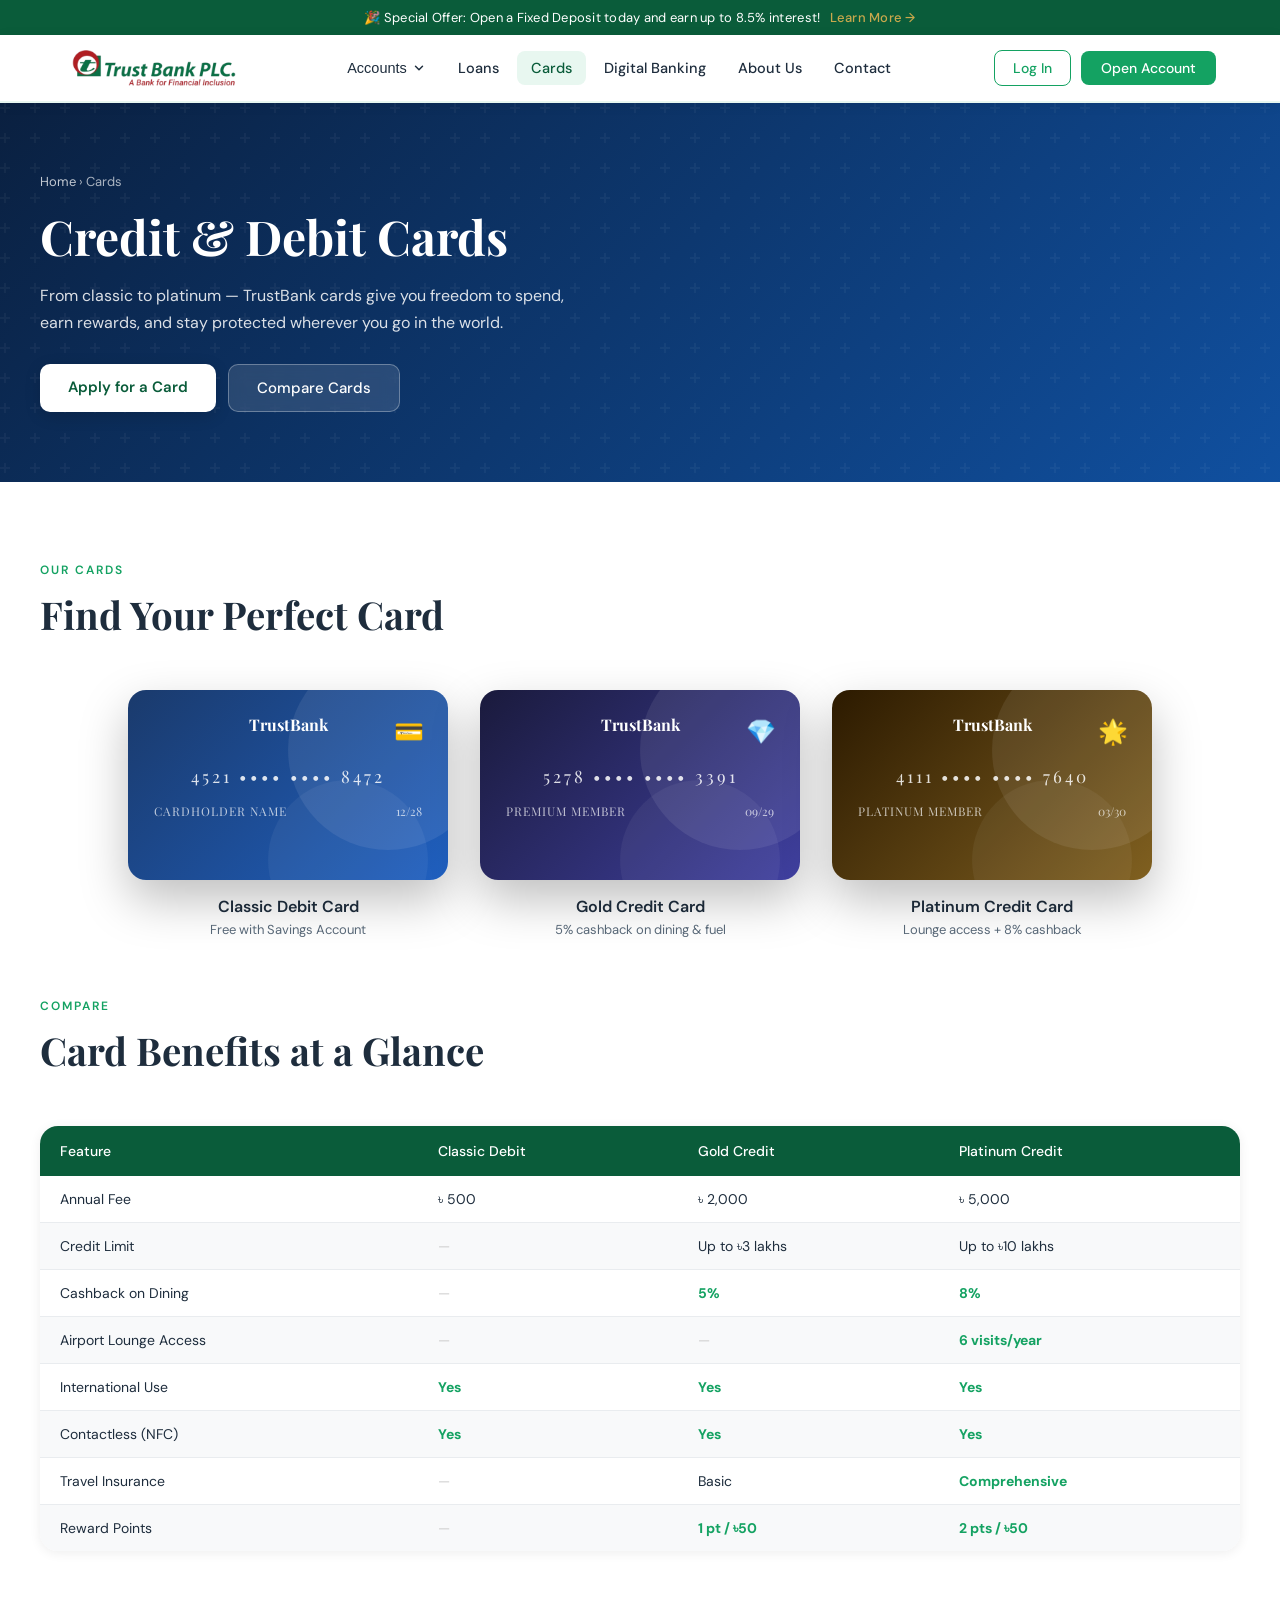
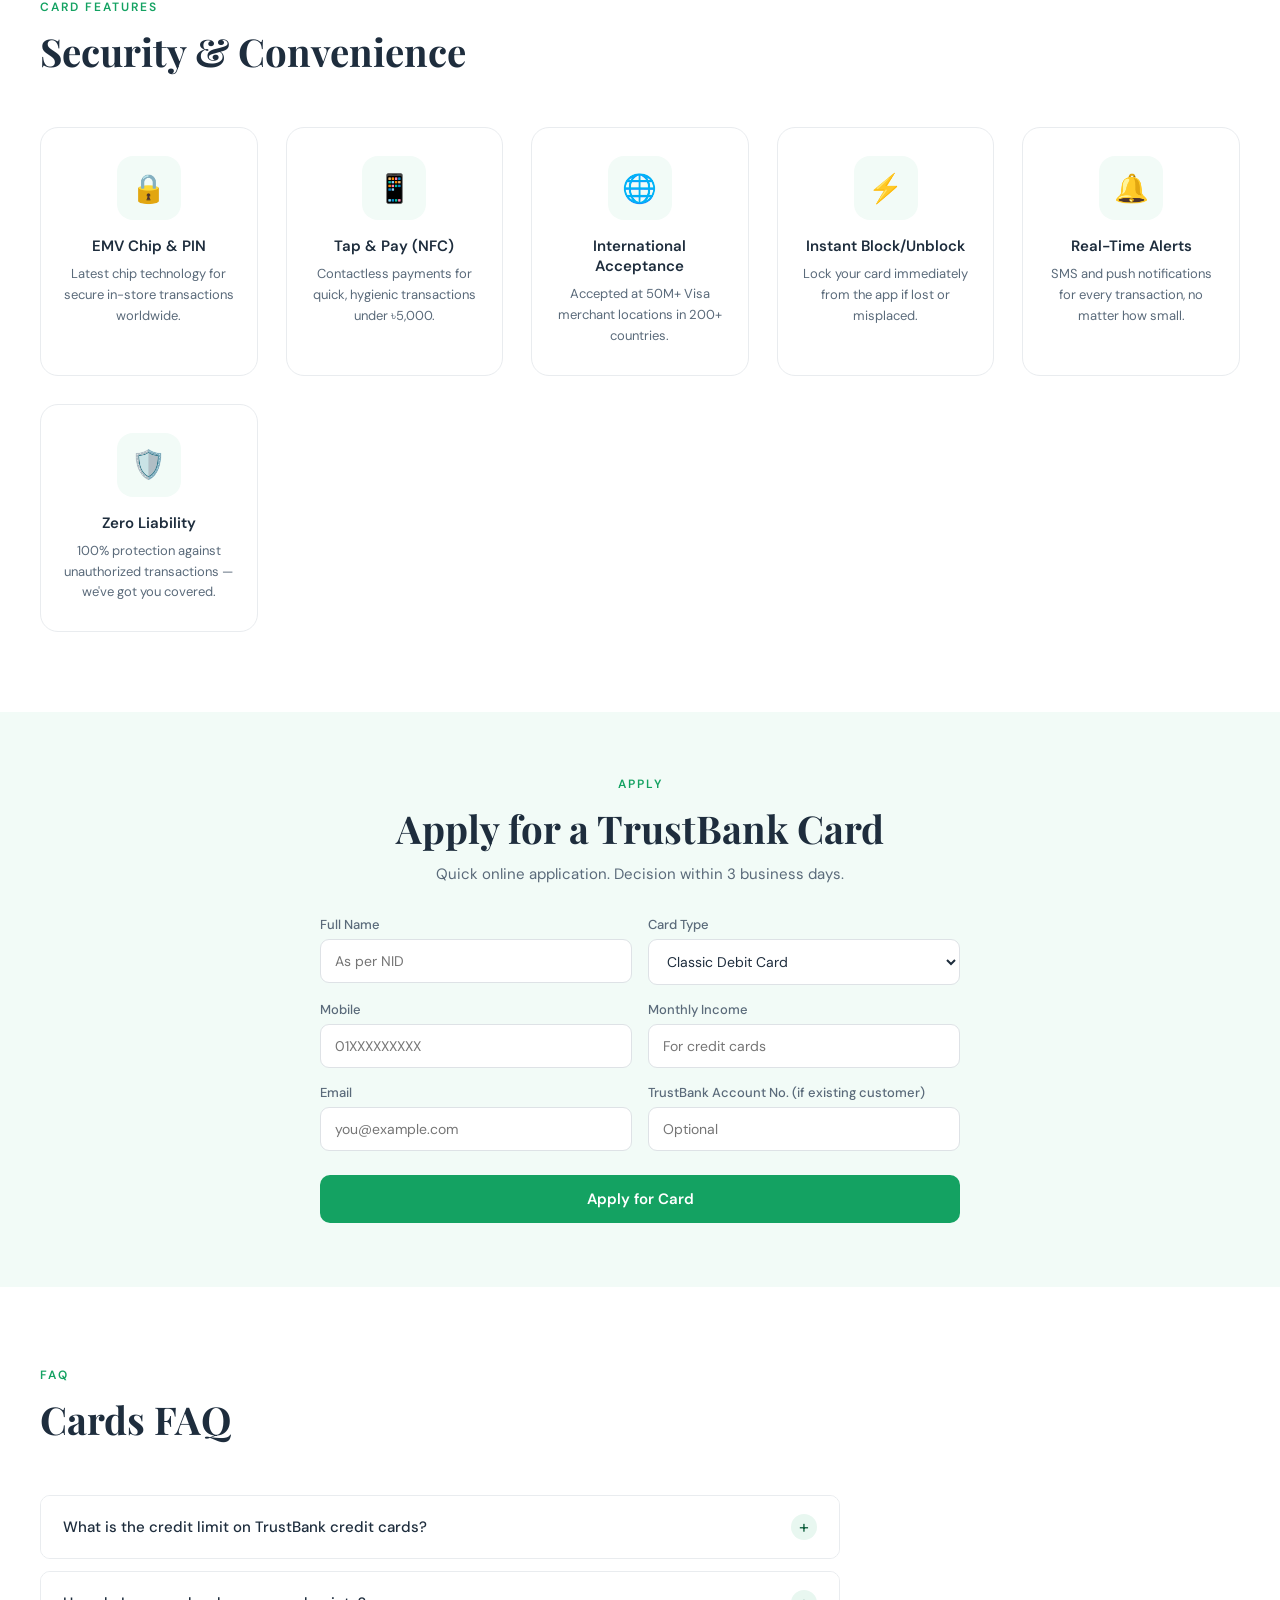
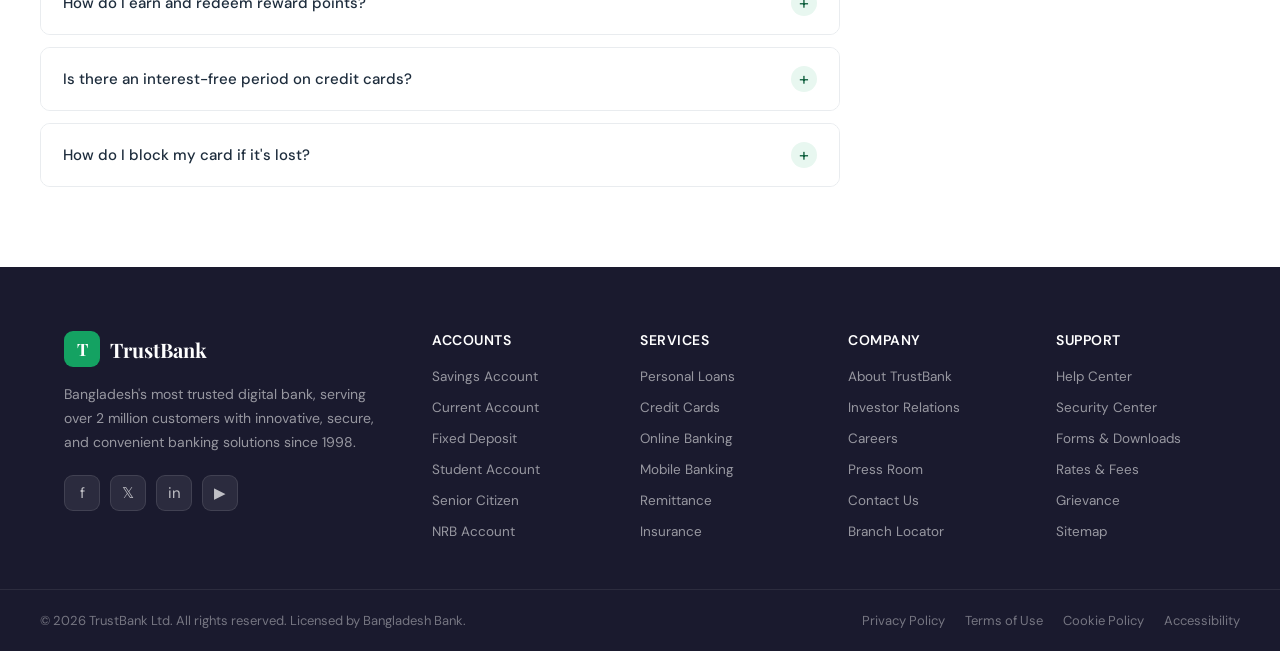
<file: pages/cards.html>
<!DOCTYPE html>
<html lang="en">
<head>
  <meta charset="UTF-8">
  <meta name="viewport" content="width=device-width, initial-scale=1.0">
  <title>Cards – TrustBank</title>
  <link rel="stylesheet" href="../css/style.css">
  <style>
    .card-visual {
      width: 320px; height: 190px; border-radius: 18px;
      padding: 24px 26px; color: #fff;
      position: relative; overflow: hidden;
      font-family: 'Playfair Display', serif;
      box-shadow: 0 20px 48px rgba(0,0,0,0.25);
      transition: transform 0.3s;
    }
    .card-visual:hover { transform: scale(1.04) rotate(-1deg); }
    .card-visual::before {
      content: ''; position: absolute; right: -40px; top: -40px;
      width: 200px; height: 200px; border-radius: 50%;
      background: rgba(255,255,255,0.08);
    }
    .card-visual::after {
      content: ''; position: absolute; right: 20px; bottom: -60px;
      width: 160px; height: 160px; border-radius: 50%;
      background: rgba(255,255,255,0.05);
    }
    .card-bank { font-size: 16px; font-weight: 700; margin-bottom: 30px; }
    .card-num { font-size: 17px; letter-spacing: 3px; opacity: 0.85; margin-bottom: 16px; }
    .card-bottom { display: flex; justify-content: space-between; align-items: flex-end; }
    .card-holder { font-size: 12px; opacity: 0.7; letter-spacing: 1px; }
    .card-expiry { font-size: 12px; opacity: 0.7; }
    .card-network { position: absolute; right: 24px; top: 24px; font-size: 24px; }
    .cards-showcase { display: flex; gap: 32px; flex-wrap: wrap; justify-content: center; margin-bottom: 60px; }
    .card-showcase-item { text-align: center; }
    .card-showcase-item h4 { margin-top: 16px; font-size: 16px; font-weight: 600; }
    .card-showcase-item p { font-size: 13px; color: var(--text-muted); margin-top: 4px; }
  </style>
</head>
<body>
  <div id="nav-root"></div>

  <section class="page-hero" style="background: linear-gradient(135deg, #0a2040, #1050a0);">
    <div class="page-hero-inner">
      <div class="breadcrumb"><a href="../index.html">Home</a> › Cards</div>
      <h1>Credit & Debit Cards</h1>
      <p>From classic to platinum — TrustBank cards give you freedom to spend, earn rewards, and stay protected wherever you go in the world.</p>
      <div class="page-hero-actions">
        <a href="#apply" class="btn-white">Apply for a Card</a>
        <a href="#" class="btn-ghost">Compare Cards</a>
      </div>
    </div>
  </section>

  <section class="section">
    <div class="section-inner">
      <div class="section-header">
        <div class="section-label">Our Cards</div>
        <h2 class="section-title">Find Your Perfect Card</h2>
      </div>
      <div class="cards-showcase">
        <div class="card-showcase-item">
          <div class="card-visual" style="background: linear-gradient(135deg, #1a3a6c, #2060c0);">
            <div class="card-bank">TrustBank</div>
            <div class="card-network">💳</div>
            <div class="card-num">4521 •••• •••• 8472</div>
            <div class="card-bottom">
              <div><div class="card-holder">CARDHOLDER NAME</div></div>
              <div class="card-expiry">12/28</div>
            </div>
          </div>
          <h4>Classic Debit Card</h4>
          <p>Free with Savings Account</p>
        </div>
        <div class="card-showcase-item">
          <div class="card-visual" style="background: linear-gradient(135deg, #1a1a3c, #4040a0);">
            <div class="card-bank">TrustBank</div>
            <div class="card-network">💎</div>
            <div class="card-num">5278 •••• •••• 3391</div>
            <div class="card-bottom">
              <div><div class="card-holder">PREMIUM MEMBER</div></div>
              <div class="card-expiry">09/29</div>
            </div>
          </div>
          <h4>Gold Credit Card</h4>
          <p>5% cashback on dining & fuel</p>
        </div>
        <div class="card-showcase-item">
          <div class="card-visual" style="background: linear-gradient(135deg, #2c1a00, #806020);">
            <div class="card-bank">TrustBank</div>
            <div class="card-network">🌟</div>
            <div class="card-num">4111 •••• •••• 7640</div>
            <div class="card-bottom">
              <div><div class="card-holder">PLATINUM MEMBER</div></div>
              <div class="card-expiry">03/30</div>
            </div>
          </div>
          <h4>Platinum Credit Card</h4>
          <p>Lounge access + 8% cashback</p>
        </div>
      </div>

      <div class="section-header">
        <div class="section-label">Compare</div>
        <h2 class="section-title">Card Benefits at a Glance</h2>
      </div>
      <table class="compare-table">
        <thead>
          <tr><th>Feature</th><th>Classic Debit</th><th>Gold Credit</th><th>Platinum Credit</th></tr>
        </thead>
        <tbody>
          <tr><td>Annual Fee</td><td>৳ 500</td><td>৳ 2,000</td><td>৳ 5,000</td></tr>
          <tr><td>Credit Limit</td><td class="cross">—</td><td>Up to ৳3 lakhs</td><td>Up to ৳10 lakhs</td></tr>
          <tr><td>Cashback on Dining</td><td class="cross">—</td><td class="check">5%</td><td class="check">8%</td></tr>
          <tr><td>Airport Lounge Access</td><td class="cross">—</td><td class="cross">—</td><td class="check">6 visits/year</td></tr>
          <tr><td>International Use</td><td class="check">Yes</td><td class="check">Yes</td><td class="check">Yes</td></tr>
          <tr><td>Contactless (NFC)</td><td class="check">Yes</td><td class="check">Yes</td><td class="check">Yes</td></tr>
          <tr><td>Travel Insurance</td><td class="cross">—</td><td>Basic</td><td class="check">Comprehensive</td></tr>
          <tr><td>Reward Points</td><td class="cross">—</td><td class="check">1 pt / ৳50</td><td class="check">2 pts / ৳50</td></tr>
        </tbody>
      </table>

      <div class="section-header" style="margin-top:48px;">
        <div class="section-label">Card Features</div>
        <h2 class="section-title">Security & Convenience</h2>
      </div>
      <div class="features-grid">
        <div class="feature-card"><div class="feature-icon">🔒</div><h4>EMV Chip & PIN</h4><p>Latest chip technology for secure in-store transactions worldwide.</p></div>
        <div class="feature-card"><div class="feature-icon">📱</div><h4>Tap & Pay (NFC)</h4><p>Contactless payments for quick, hygienic transactions under ৳5,000.</p></div>
        <div class="feature-card"><div class="feature-icon">🌐</div><h4>International Acceptance</h4><p>Accepted at 50M+ Visa merchant locations in 200+ countries.</p></div>
        <div class="feature-card"><div class="feature-icon">⚡</div><h4>Instant Block/Unblock</h4><p>Lock your card immediately from the app if lost or misplaced.</p></div>
        <div class="feature-card"><div class="feature-icon">🔔</div><h4>Real-Time Alerts</h4><p>SMS and push notifications for every transaction, no matter how small.</p></div>
        <div class="feature-card"><div class="feature-icon">🛡️</div><h4>Zero Liability</h4><p>100% protection against unauthorized transactions — we've got you covered.</p></div>
      </div>
    </div>
  </section>

  <section class="apply-section" id="apply">
    <div class="apply-inner">
      <div class="section-label" style="text-align:center;">Apply</div>
      <h2 class="section-title">Apply for a TrustBank Card</h2>
      <p>Quick online application. Decision within 3 business days.</p>
      <div class="form-row">
        <div class="form-group"><label>Full Name</label><input type="text" placeholder="As per NID"></div>
        <div class="form-group"><label>Card Type</label>
          <select><option>Classic Debit Card</option><option>Gold Credit Card</option><option>Platinum Credit Card</option></select>
        </div>
      </div>
      <div class="form-row">
        <div class="form-group"><label>Mobile</label><input type="tel" placeholder="01XXXXXXXXX"></div>
        <div class="form-group"><label>Monthly Income</label><input type="text" placeholder="For credit cards"></div>
      </div>
      <div class="form-row">
        <div class="form-group"><label>Email</label><input type="email" placeholder="you@example.com"></div>
        <div class="form-group"><label>TrustBank Account No. (if existing customer)</label><input type="text" placeholder="Optional"></div>
      </div>
      <button class="btn-submit" onclick="document.getElementById('card-success').style.display='block'">Apply for Card</button>
      <p id="card-success" style="display:none;margin-top:16px;color:var(--green-dark);font-weight:600;">✅ Application submitted! You'll receive your card at your registered address within 7-10 working days.</p>
    </div>
  </section>

  <section class="section">
    <div class="section-inner">
      <div class="section-header"><div class="section-label">FAQ</div><h2 class="section-title">Cards FAQ</h2></div>
      <div class="faq-list">
        <div class="faq-item">
          <div class="faq-question">What is the credit limit on TrustBank credit cards? <span class="faq-icon">+</span></div>
          <div class="faq-answer">Credit limits are assigned based on your income and credit history. Gold cards start from ৳50,000 up to ৳3,00,000. Platinum cards range from ৳1,00,000 to ৳10,00,000.</div>
        </div>
        <div class="faq-item">
          <div class="faq-question">How do I earn and redeem reward points? <span class="faq-icon">+</span></div>
          <div class="faq-answer">Points accumulate automatically with every purchase. Redeem them for cashback (1000 points = ৳100), air miles, or shopping vouchers through the TrustBank rewards portal or mobile app.</div>
        </div>
        <div class="faq-item">
          <div class="faq-question">Is there an interest-free period on credit cards? <span class="faq-icon">+</span></div>
          <div class="faq-answer">Yes! You get up to 50 days interest-free credit from the date of purchase if you pay your bill in full by the due date. Partial payments attract interest at the monthly rate.</div>
        </div>
        <div class="faq-item">
          <div class="faq-question">How do I block my card if it's lost? <span class="faq-icon">+</span></div>
          <div class="faq-answer">Instantly block your card through the TrustBank mobile app, or call our 24/7 helpline at 16575. A replacement card will be dispatched within 5 working days.</div>
        </div>
      </div>
    </div>
  </section>

  <div id="footer-root"></div>
  <script src="../js/components.js"></script>
</body>
</html>
</file>
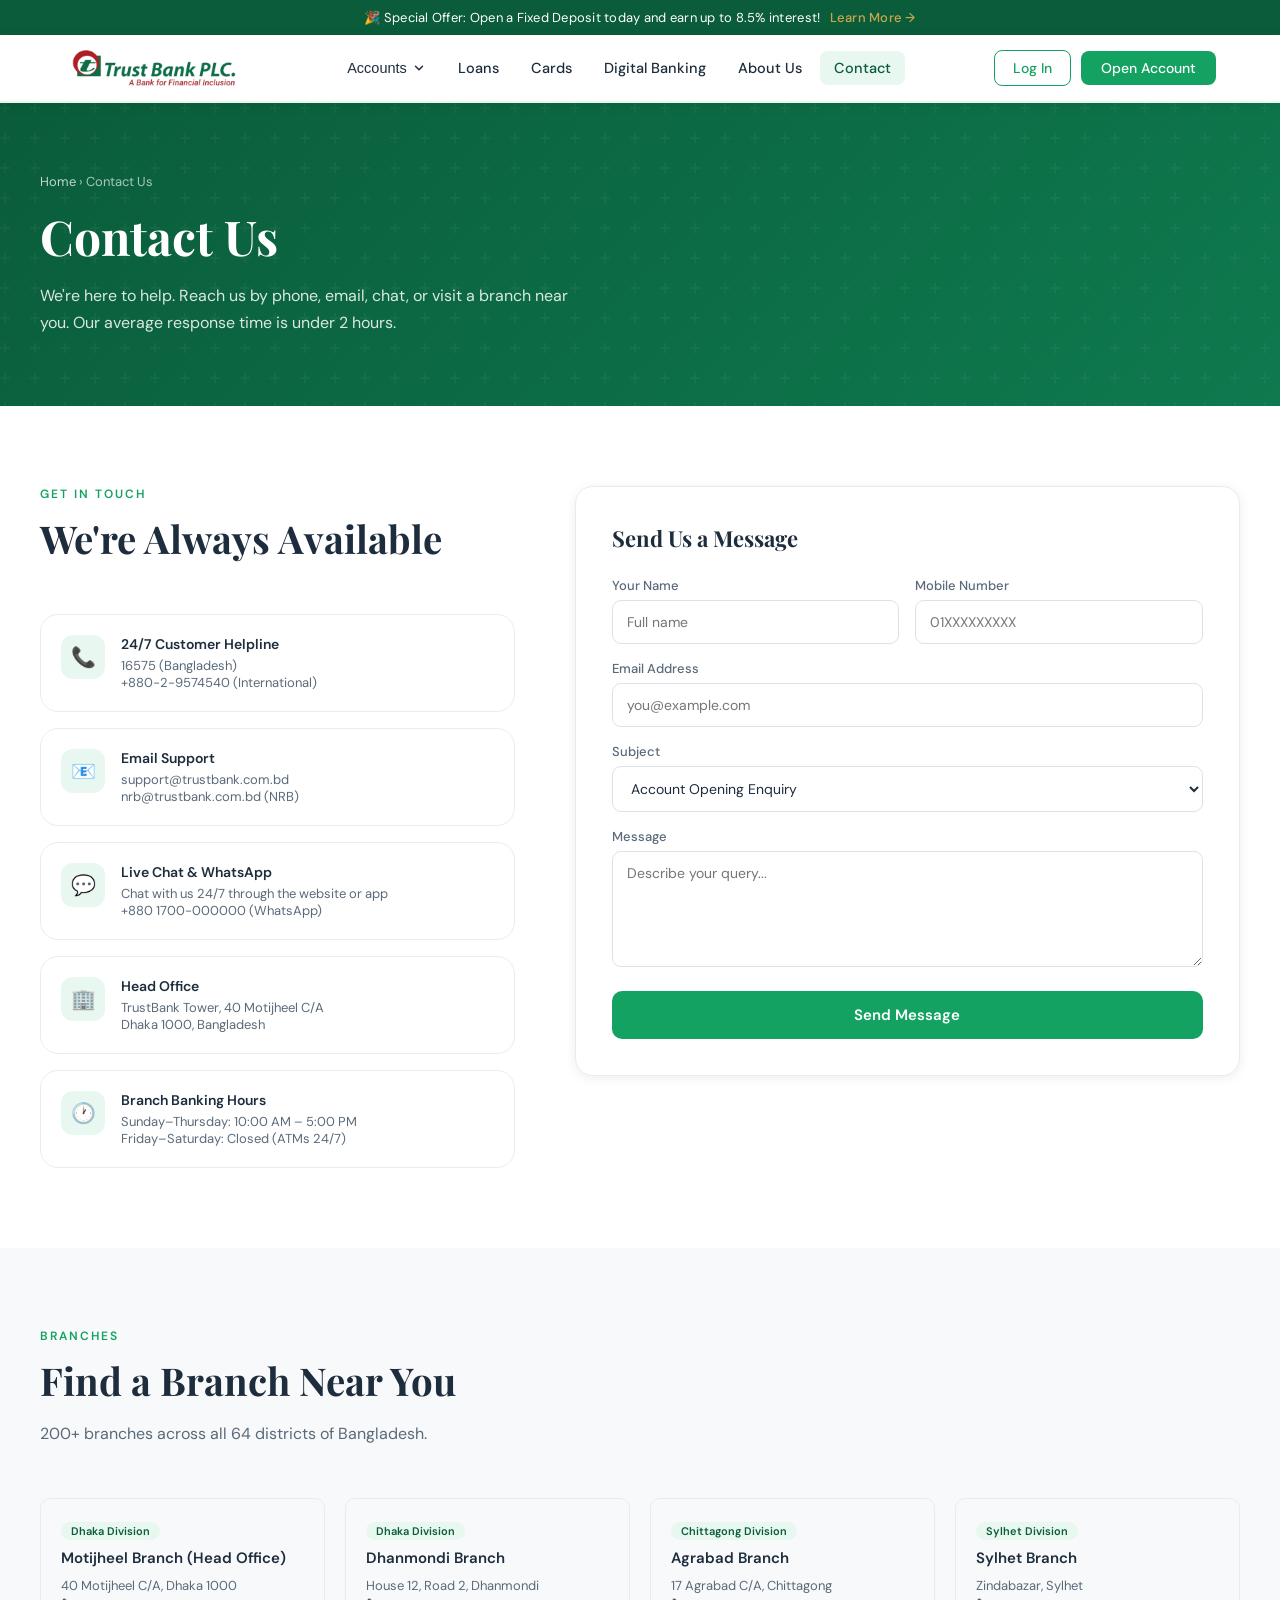
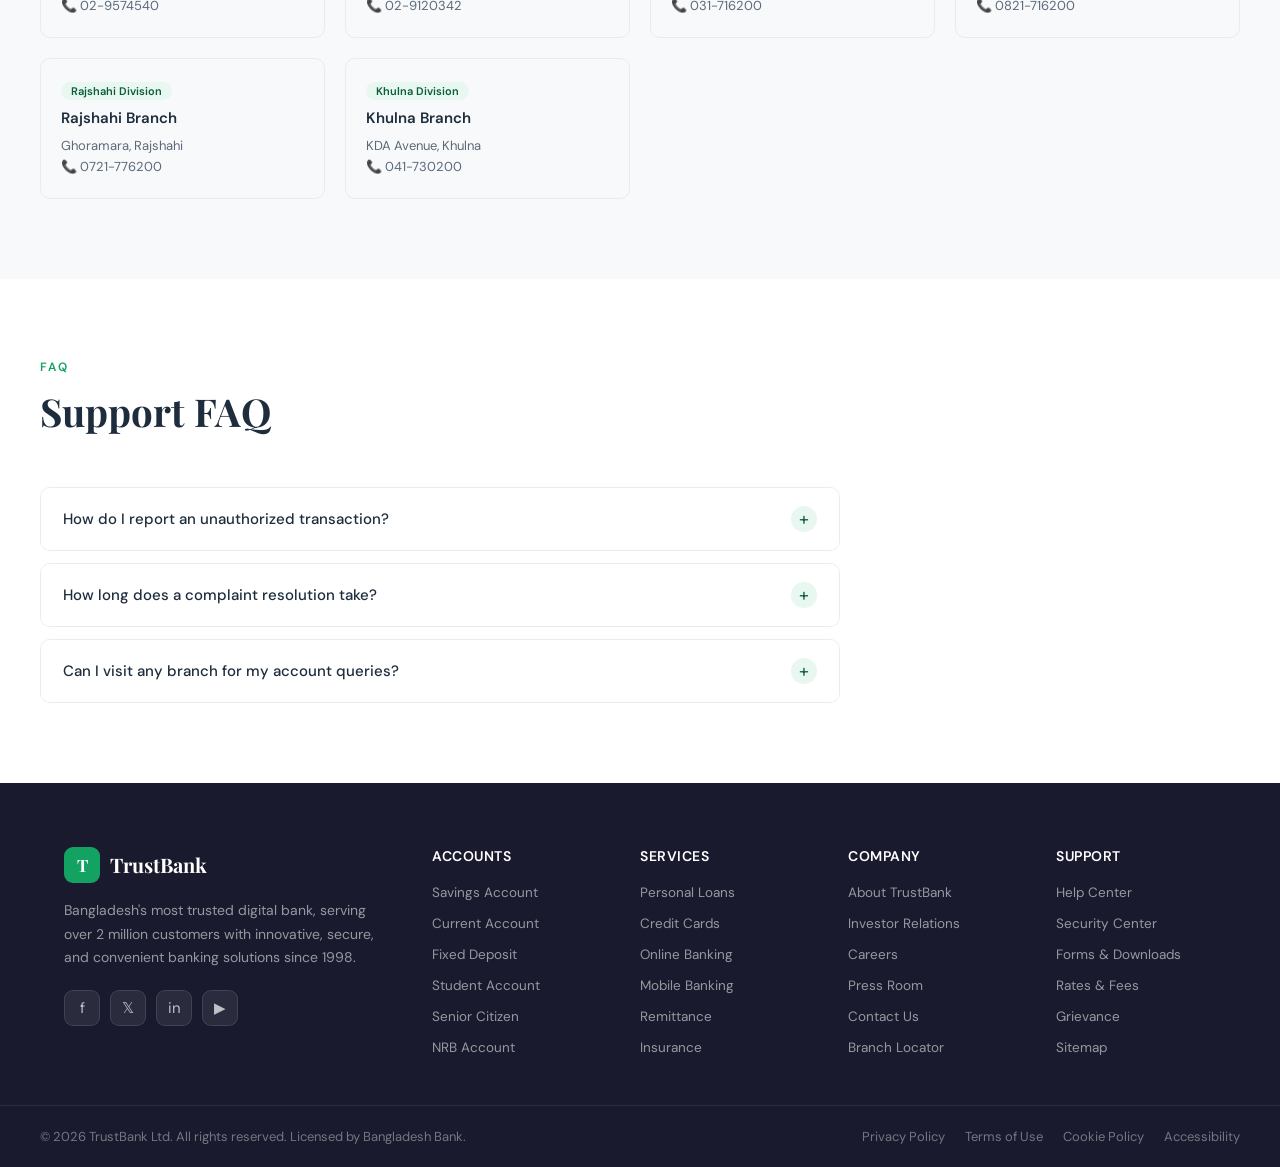
<file: pages/contact.html>
<!DOCTYPE html>
<html lang="en">
<head>
  <meta charset="UTF-8">
  <meta name="viewport" content="width=device-width, initial-scale=1.0">
  <title>Contact Us – TrustBank</title>
  <link rel="stylesheet" href="../css/style.css">
  <style>
    .contact-grid { display: grid; grid-template-columns: 1fr 1.4fr; gap: 60px; align-items: start; }
    @media (max-width: 768px) { .contact-grid { grid-template-columns: 1fr; } }
    .contact-info-cards { display: flex; flex-direction: column; gap: 16px; }
    .contact-info-card {
      display: flex; gap: 16px; align-items: flex-start;
      padding: 20px; border: 1.5px solid var(--gray-200);
      border-radius: var(--radius-lg); transition: var(--transition);
    }
    .contact-info-card:hover { border-color: var(--green-main); box-shadow: var(--shadow-sm); }
    .contact-icon { width: 44px; height: 44px; border-radius: 12px; background: var(--green-light); display: flex; align-items: center; justify-content: center; font-size: 20px; flex-shrink: 0; }
    .contact-info-card h4 { font-size: 14px; font-weight: 600; margin-bottom: 4px; }
    .contact-info-card p, .contact-info-card a { font-size: 13px; color: var(--text-muted); text-decoration: none; display: block; }
    .contact-info-card a:hover { color: var(--green-main); }
    .contact-form-box {
      background: var(--white); border: 1.5px solid var(--gray-200);
      border-radius: var(--radius-lg); padding: 36px;
      box-shadow: var(--shadow-sm);
    }
    .contact-form-box h3 { font-family: 'Playfair Display', serif; font-size: 22px; margin-bottom: 24px; }
    .branch-grid { display: grid; grid-template-columns: repeat(auto-fit, minmax(260px, 1fr)); gap: 20px; }
    .branch-card { padding: 20px; border: 1.5px solid var(--gray-200); border-radius: var(--radius); transition: var(--transition); }
    .branch-card:hover { border-color: var(--green-main); }
    .branch-card h5 { font-size: 15px; font-weight: 600; margin-bottom: 8px; }
    .branch-card p { font-size: 13px; color: var(--text-muted); line-height: 1.6; }
    .branch-tag { display: inline-block; padding: 2px 10px; border-radius: 20px; background: var(--green-light); color: var(--green-dark); font-size: 11px; font-weight: 600; margin-bottom: 8px; }
  </style>
</head>
<body>
  <div id="nav-root"></div>

  <section class="page-hero">
    <div class="page-hero-inner">
      <div class="breadcrumb"><a href="../index.html">Home</a> › Contact Us</div>
      <h1>Contact Us</h1>
      <p>We're here to help. Reach us by phone, email, chat, or visit a branch near you. Our average response time is under 2 hours.</p>
    </div>
  </section>

  <section class="section">
    <div class="section-inner">
      <div class="contact-grid">
        <!-- Info -->
        <div>
          <div class="section-header">
            <div class="section-label">Get in Touch</div>
            <h2 class="section-title">We're Always Available</h2>
          </div>
          <div class="contact-info-cards">
            <div class="contact-info-card">
              <div class="contact-icon">📞</div>
              <div>
                <h4>24/7 Customer Helpline</h4>
                <a href="tel:16575">16575 (Bangladesh)</a>
                <a href="tel:+880-2-9574540">+880-2-9574540 (International)</a>
              </div>
            </div>
            <div class="contact-info-card">
              <div class="contact-icon">📧</div>
              <div>
                <h4>Email Support</h4>
                <a href="mailto:support@trustbank.com.bd">support@trustbank.com.bd</a>
                <a href="mailto:nrb@trustbank.com.bd">nrb@trustbank.com.bd (NRB)</a>
              </div>
            </div>
            <div class="contact-info-card">
              <div class="contact-icon">💬</div>
              <div>
                <h4>Live Chat & WhatsApp</h4>
                <p>Chat with us 24/7 through the website or app</p>
                <a href="#">+880 1700-000000 (WhatsApp)</a>
              </div>
            </div>
            <div class="contact-info-card">
              <div class="contact-icon">🏢</div>
              <div>
                <h4>Head Office</h4>
                <p>TrustBank Tower, 40 Motijheel C/A</p>
                <p>Dhaka 1000, Bangladesh</p>
              </div>
            </div>
            <div class="contact-info-card">
              <div class="contact-icon">🕐</div>
              <div>
                <h4>Branch Banking Hours</h4>
                <p>Sunday–Thursday: 10:00 AM – 5:00 PM</p>
                <p>Friday–Saturday: Closed (ATMs 24/7)</p>
              </div>
            </div>
          </div>
        </div>

        <!-- Form -->
        <div class="contact-form-box">
          <h3>Send Us a Message</h3>
          <div class="form-row">
            <div class="form-group"><label>Your Name</label><input type="text" placeholder="Full name"></div>
            <div class="form-group"><label>Mobile Number</label><input type="tel" placeholder="01XXXXXXXXX"></div>
          </div>
          <div class="form-group" style="margin-bottom:16px;"><label>Email Address</label><input type="email" placeholder="you@example.com"></div>
          <div class="form-group" style="margin-bottom:16px;"><label>Subject</label>
            <select>
              <option>Account Opening Enquiry</option>
              <option>Loan Enquiry</option>
              <option>Card Application</option>
              <option>Complaint / Feedback</option>
              <option>NRB Services</option>
              <option>Other</option>
            </select>
          </div>
          <div class="form-group" style="margin-bottom:16px;">
            <label>Message</label>
            <textarea placeholder="Describe your query..." rows="5" style="padding:12px 14px; border-radius:9px; border:1.5px solid var(--gray-300); font-family:'DM Sans',sans-serif; font-size:14px; width:100%; resize:vertical; outline:none; transition:var(--transition);" onfocus="this.style.borderColor='var(--green-main)'" onblur="this.style.borderColor='var(--gray-300)'"></textarea>
          </div>
          <button class="btn-submit" onclick="document.getElementById('contact-success').style.display='block'">Send Message</button>
          <p id="contact-success" style="display:none;margin-top:16px;color:var(--green-dark);font-weight:600;">✅ Message sent! We'll respond within 2 business hours.</p>
        </div>
      </div>
    </div>
  </section>

  <!-- Branches -->
  <section class="section" style="background:var(--gray-100);">
    <div class="section-inner">
      <div class="section-header">
        <div class="section-label">Branches</div>
        <h2 class="section-title">Find a Branch Near You</h2>
        <p class="section-sub">200+ branches across all 64 districts of Bangladesh.</p>
      </div>
      <div class="branch-grid">
        <div class="branch-card"><span class="branch-tag">Dhaka Division</span><h5>Motijheel Branch (Head Office)</h5><p>40 Motijheel C/A, Dhaka 1000<br>📞 02-9574540</p></div>
        <div class="branch-card"><span class="branch-tag">Dhaka Division</span><h5>Dhanmondi Branch</h5><p>House 12, Road 2, Dhanmondi<br>📞 02-9120342</p></div>
        <div class="branch-card"><span class="branch-tag">Chittagong Division</span><h5>Agrabad Branch</h5><p>17 Agrabad C/A, Chittagong<br>📞 031-716200</p></div>
        <div class="branch-card"><span class="branch-tag">Sylhet Division</span><h5>Sylhet Branch</h5><p>Zindabazar, Sylhet<br>📞 0821-716200</p></div>
        <div class="branch-card"><span class="branch-tag">Rajshahi Division</span><h5>Rajshahi Branch</h5><p>Ghoramara, Rajshahi<br>📞 0721-776200</p></div>
        <div class="branch-card"><span class="branch-tag">Khulna Division</span><h5>Khulna Branch</h5><p>KDA Avenue, Khulna<br>📞 041-730200</p></div>
      </div>
    </div>
  </section>

  <section class="section">
    <div class="section-inner">
      <div class="section-header"><div class="section-label">FAQ</div><h2 class="section-title">Support FAQ</h2></div>
      <div class="faq-list">
        <div class="faq-item">
          <div class="faq-question">How do I report an unauthorized transaction? <span class="faq-icon">+</span></div>
          <div class="faq-answer">Call our fraud hotline immediately at 16575 (24/7). Also block your card from the mobile app. We'll investigate within 24 hours and credit unauthorized charges under our Zero Liability policy.</div>
        </div>
        <div class="faq-item">
          <div class="faq-question">How long does a complaint resolution take? <span class="faq-icon">+</span></div>
          <div class="faq-answer">We resolve 90% of complaints within 24 hours. Complex cases may take up to 7 working days. You'll receive updates via SMS and email throughout the resolution process.</div>
        </div>
        <div class="faq-item">
          <div class="faq-question">Can I visit any branch for my account queries? <span class="faq-icon">+</span></div>
          <div class="faq-answer">Yes! TrustBank operates on Any-Branch Banking — you can handle most account transactions and queries at any of our 200+ branches, regardless of which branch your account was opened.</div>
        </div>
      </div>
    </div>
  </section>

  <div id="footer-root"></div>
  <script src="../js/components.js"></script>
</body>
</html>
</file>
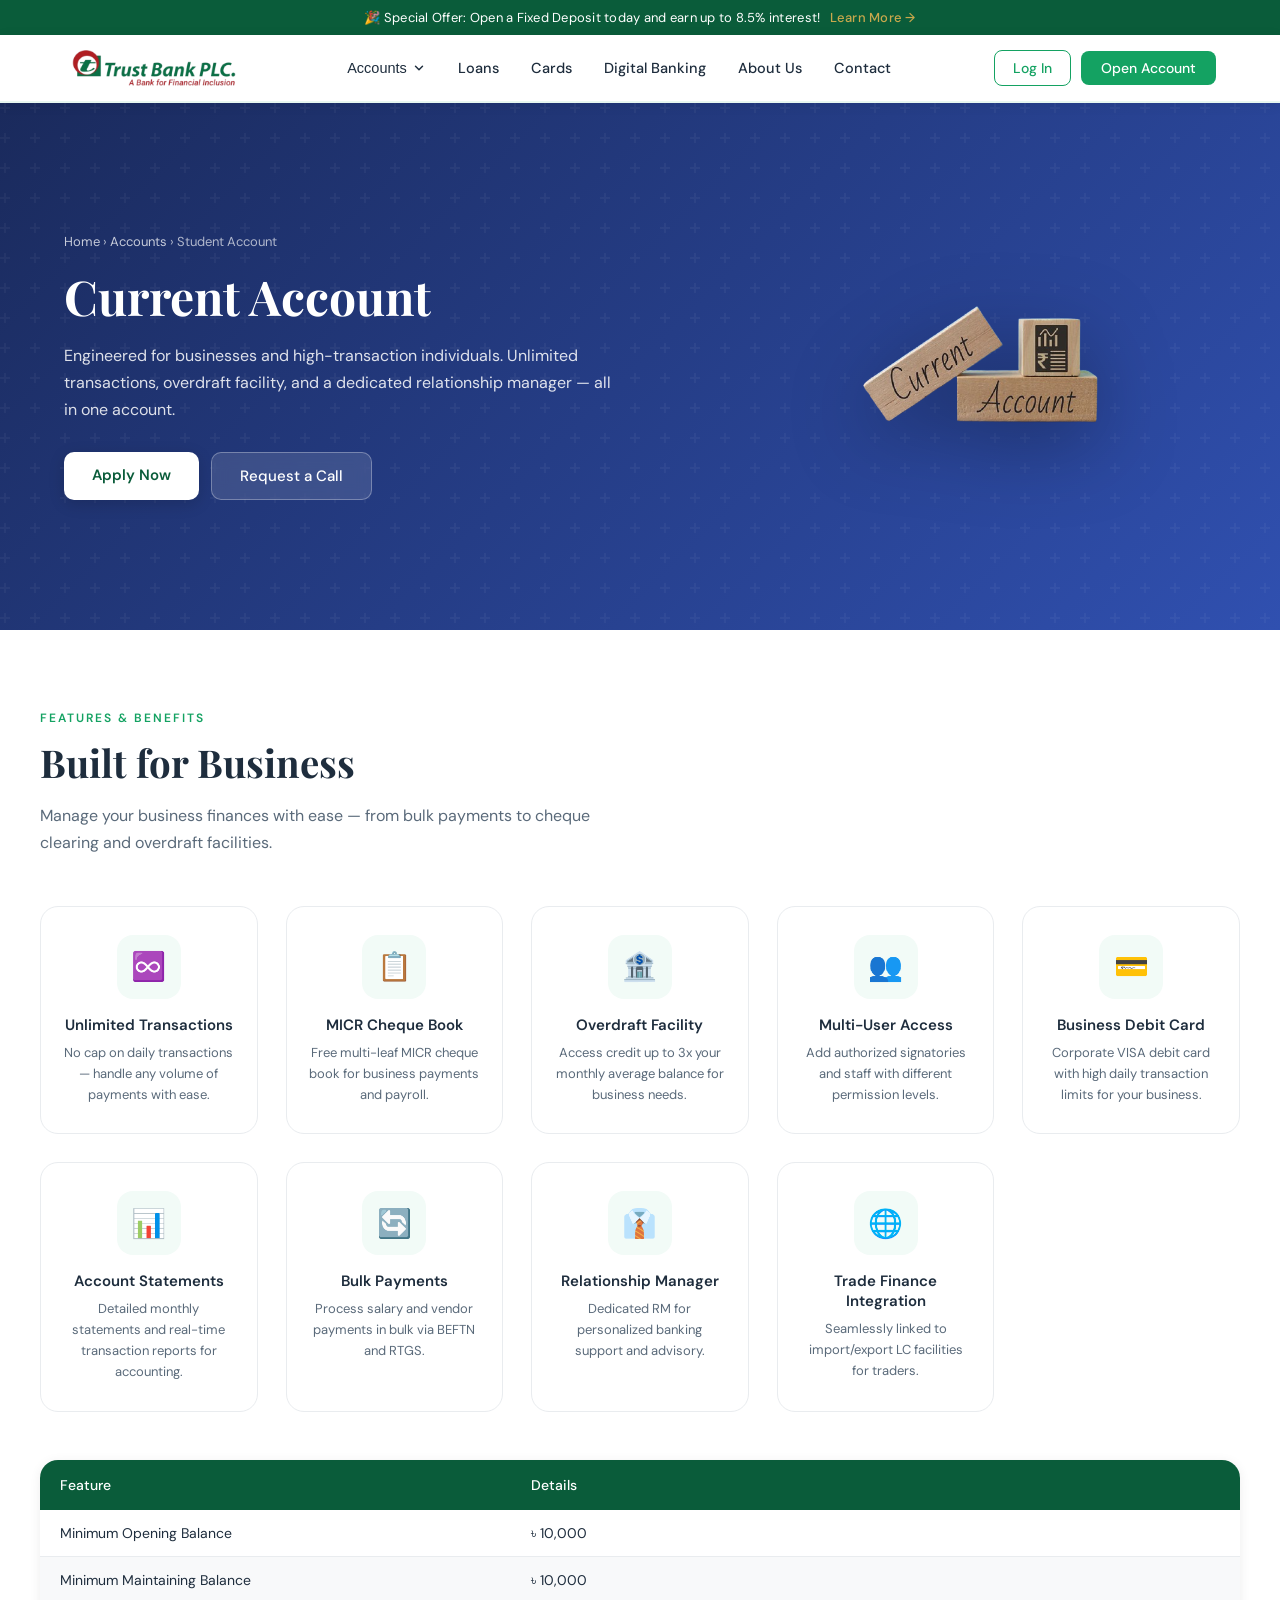
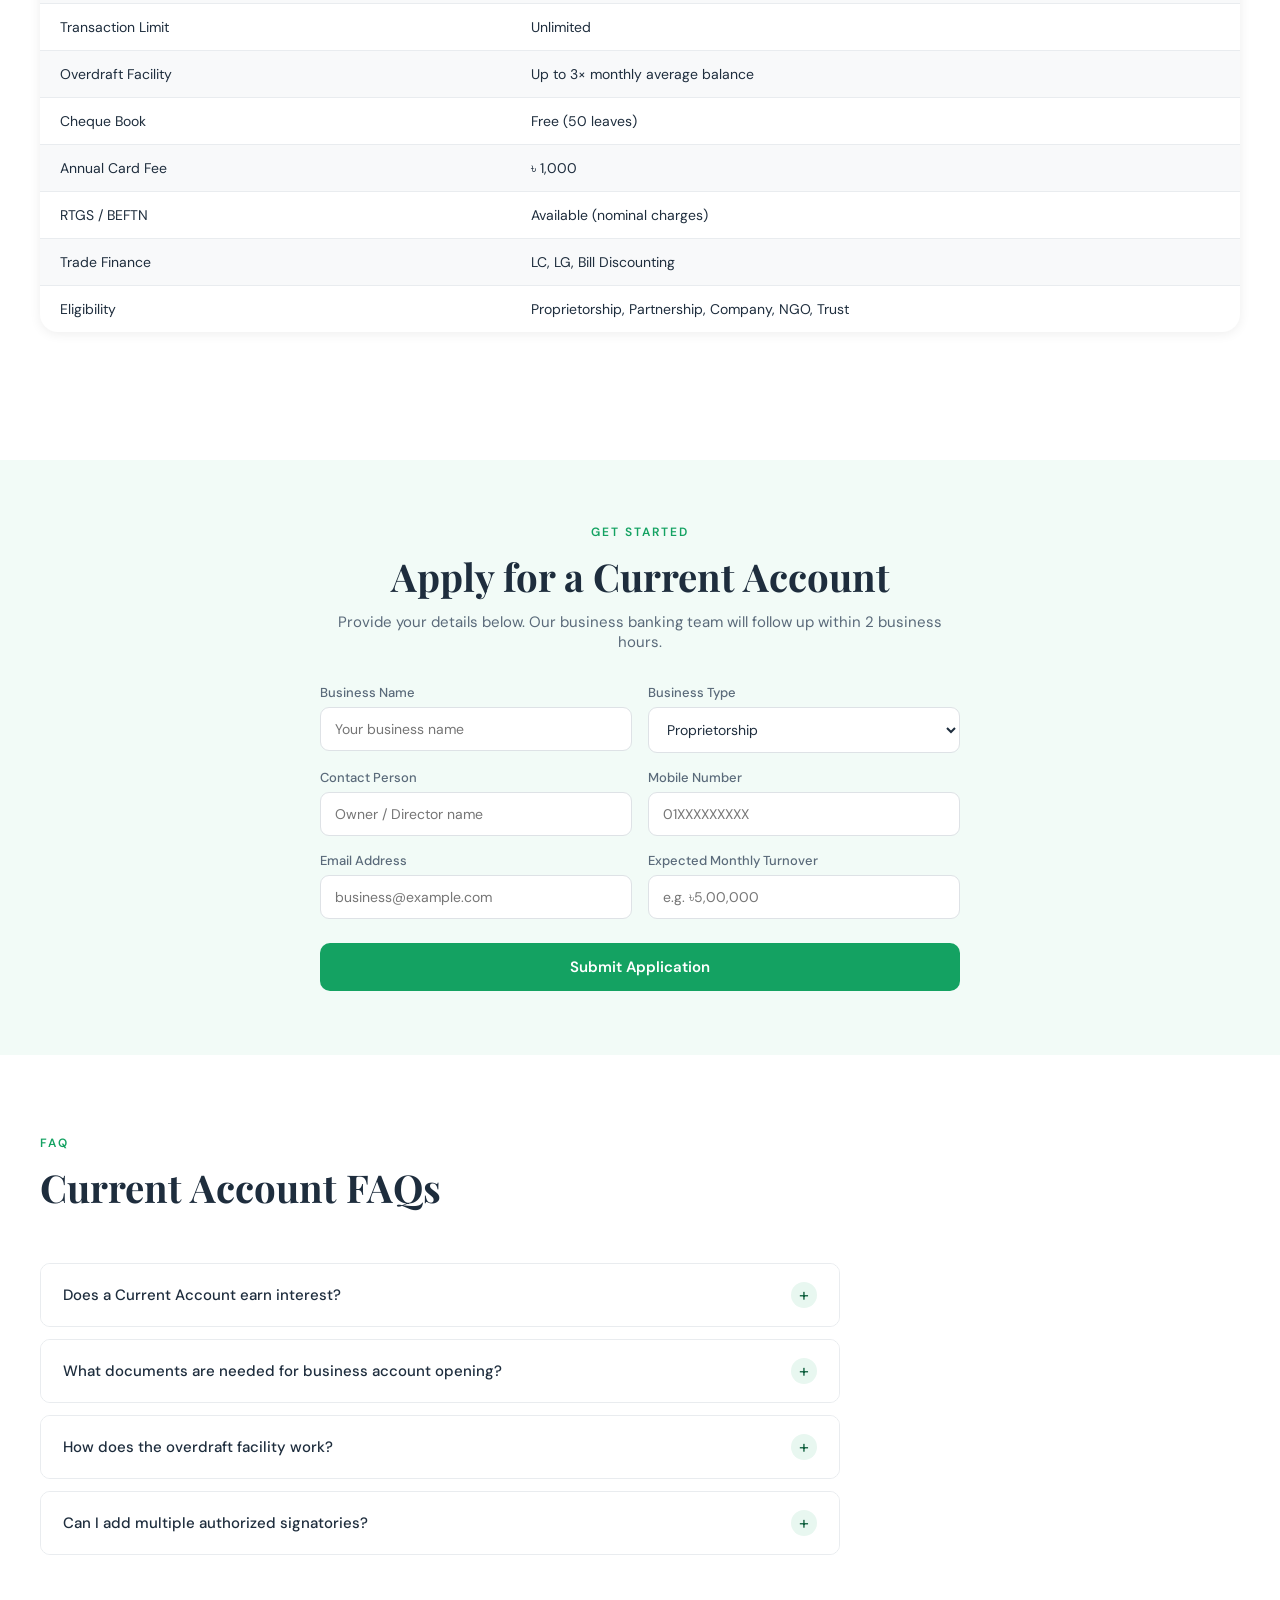
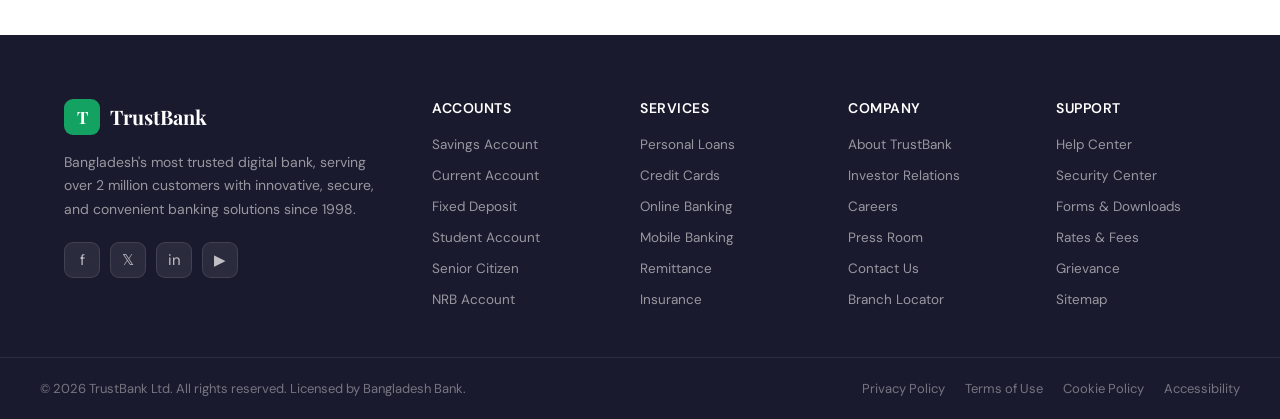
<file: pages/current.html>
<!DOCTYPE html>
<html lang="en">
<head>
  <meta charset="UTF-8">
  <meta name="viewport" content="width=device-width, initial-scale=1.0">
  <title>Current Account – TrustBank</title>
  <link rel="stylesheet" href="../css/style.css">
  <style>
    .page-hero-content { flex: 1; color: #fff; }
    .page-hero-image {
      flex: 0 0 420px;
      display: flex; align-items: flex-end; justify-content: center;
      position: relative;
    }
    .page-hero-inner {
      max-width: 1200px; margin: 0 auto;
      padding: 60px 24px;
      display: flex; align-items: center;
      justify-content: space-between;
      gap: 40px;
      position: relative; z-index: 1;
      width: 100%;
    }
    .page-hero-image img {
      width: 100%;
      max-width: 600px;
      object-fit: contain;
      filter: drop-shadow(0 20px 40px rgba(0,0,0,0.3));
      animation: coinsFloat 4s ease-in-out infinite;
      transform-origin: bottom center;
    }
    @keyframes coinsFloat {
      0%, 100% { transform: translateY(0px); }
      50%       { transform: translateY(-12px); }
    }
    @media (max-width: 768px) {
      .page-hero-inner { flex-direction: column; }
      .page-hero-image { flex: none; width: 100%; max-width: 580px; }
    }
  </style>
</head>
<body>
  <div id="nav-root"></div>

  
  <section class="page-hero" style="background: linear-gradient(135deg, #1a2a5c, #3050b0);">
    <div class="page-hero-inner">
      <div class="page-hero-content">
        <div class="breadcrumb"><a href="../index.html">Home</a> › <a href="#">Accounts</a> › Student Account</div>
        <h1>Current Account</h1>
      <p>Engineered for businesses and high-transaction individuals. Unlimited transactions, overdraft facility, and a dedicated relationship manager — all in one account.</p>        <div class="page-hero-actions">
          <a href="#apply" class="btn-white">Apply Now</a>
          <a href="#" class="btn-ghost">Request a Call</a>
        </div>
      </div>
      <div class="page-hero-image">
        <img src="../img/current.png" alt="Growing savings illustrated as stacked gold coins with trees">
      </div>
    </div>
  </section>


  <section class="section">
    <div class="section-inner">
      <div class="section-header">
        <div class="section-label">Features & Benefits</div>
        <h2 class="section-title">Built for Business</h2>
        <p class="section-sub">Manage your business finances with ease — from bulk payments to cheque clearing and overdraft facilities.</p>
      </div>
      <div class="features-grid">
        <div class="feature-card"><div class="feature-icon">♾️</div><h4>Unlimited Transactions</h4><p>No cap on daily transactions — handle any volume of payments with ease.</p></div>
        <div class="feature-card"><div class="feature-icon">📋</div><h4>MICR Cheque Book</h4><p>Free multi-leaf MICR cheque book for business payments and payroll.</p></div>
        <div class="feature-card"><div class="feature-icon">🏦</div><h4>Overdraft Facility</h4><p>Access credit up to 3x your monthly average balance for business needs.</p></div>
        <div class="feature-card"><div class="feature-icon">👥</div><h4>Multi-User Access</h4><p>Add authorized signatories and staff with different permission levels.</p></div>
        <div class="feature-card"><div class="feature-icon">💳</div><h4>Business Debit Card</h4><p>Corporate VISA debit card with high daily transaction limits for your business.</p></div>
        <div class="feature-card"><div class="feature-icon">📊</div><h4>Account Statements</h4><p>Detailed monthly statements and real-time transaction reports for accounting.</p></div>
        <div class="feature-card"><div class="feature-icon">🔄</div><h4>Bulk Payments</h4><p>Process salary and vendor payments in bulk via BEFTN and RTGS.</p></div>
        <div class="feature-card"><div class="feature-icon">👔</div><h4>Relationship Manager</h4><p>Dedicated RM for personalized banking support and advisory.</p></div>
        <div class="feature-card"><div class="feature-icon">🌐</div><h4>Trade Finance Integration</h4><p>Seamlessly linked to import/export LC facilities for traders.</p></div>
      </div>

      <table class="compare-table" style="margin-top:48px;">
        <thead><tr><th>Feature</th><th>Details</th></tr></thead>
        <tbody>
          <tr><td>Minimum Opening Balance</td><td>৳ 10,000</td></tr>
          <tr><td>Minimum Maintaining Balance</td><td>৳ 10,000</td></tr>
          <tr><td>Transaction Limit</td><td>Unlimited</td></tr>
          <tr><td>Overdraft Facility</td><td>Up to 3× monthly average balance</td></tr>
          <tr><td>Cheque Book</td><td>Free (50 leaves)</td></tr>
          <tr><td>Annual Card Fee</td><td>৳ 1,000</td></tr>
          <tr><td>RTGS / BEFTN</td><td>Available (nominal charges)</td></tr>
          <tr><td>Trade Finance</td><td>LC, LG, Bill Discounting</td></tr>
          <tr><td>Eligibility</td><td>Proprietorship, Partnership, Company, NGO, Trust</td></tr>
        </tbody>
      </table>
    </div>
  </section>

  <section class="apply-section" id="apply">
    <div class="apply-inner">
      <div class="section-label" style="text-align:center;">Get Started</div>
      <h2 class="section-title">Apply for a Current Account</h2>
      <p>Provide your details below. Our business banking team will follow up within 2 business hours.</p>
      <div class="form-row">
        <div class="form-group"><label>Business Name</label><input type="text" placeholder="Your business name"></div>
        <div class="form-group"><label>Business Type</label>
          <select><option>Proprietorship</option><option>Partnership</option><option>Private Ltd.</option><option>NGO / Trust</option></select>
        </div>
      </div>
      <div class="form-row">
        <div class="form-group"><label>Contact Person</label><input type="text" placeholder="Owner / Director name"></div>
        <div class="form-group"><label>Mobile Number</label><input type="tel" placeholder="01XXXXXXXXX"></div>
      </div>
      <div class="form-row">
        <div class="form-group"><label>Email Address</label><input type="email" placeholder="business@example.com"></div>
        <div class="form-group"><label>Expected Monthly Turnover</label><input type="text" placeholder="e.g. ৳5,00,000"></div>
      </div>
      <button class="btn-submit" onclick="document.getElementById('cur-success').style.display='block'">Submit Application</button>
      <p id="cur-success" style="display:none;margin-top:16px;color:var(--green-dark);font-weight:600;">✅ Application received! Our business banking team will contact you shortly.</p>
    </div>
  </section>

  <section class="section">
    <div class="section-inner">
      <div class="section-header">
        <div class="section-label">FAQ</div>
        <h2 class="section-title">Current Account FAQs</h2>
      </div>
      <div class="faq-list">
        <div class="faq-item">
          <div class="faq-question">Does a Current Account earn interest? <span class="faq-icon">+</span></div>
          <div class="faq-answer">Current accounts do not typically earn interest, as they are designed for high-frequency transactions. However, TrustBank offers a special sweep-in facility where excess funds above a threshold are automatically transferred to an FD, earning interest.</div>
        </div>
        <div class="faq-item">
          <div class="faq-question">What documents are needed for business account opening? <span class="faq-icon">+</span></div>
          <div class="faq-answer">Required documents vary by entity type. For a proprietorship: Trade License, NID of owner, TIN certificate. For companies: Certificate of Incorporation, Memorandum & Articles of Association, Board Resolution, and KYC of all directors.</div>
        </div>
        <div class="faq-item">
          <div class="faq-question">How does the overdraft facility work? <span class="faq-icon">+</span></div>
          <div class="faq-answer">After 6 months of account operation, you can apply for an overdraft (OD) limit. The OD limit is sanctioned based on your account activity and financial statements. Interest is charged only on the amount utilized.</div>
        </div>
        <div class="faq-item">
          <div class="faq-question">Can I add multiple authorized signatories? <span class="faq-icon">+</span></div>
          <div class="faq-answer">Yes. You can add multiple signatories with different operational modes (single, joint, or any one of). Each signatory must complete KYC documentation.</div>
        </div>
      </div>
    </div>
  </section>

  <div id="footer-root"></div>
  <script src="../js/components.js"></script>
</body>
</html>
</file>
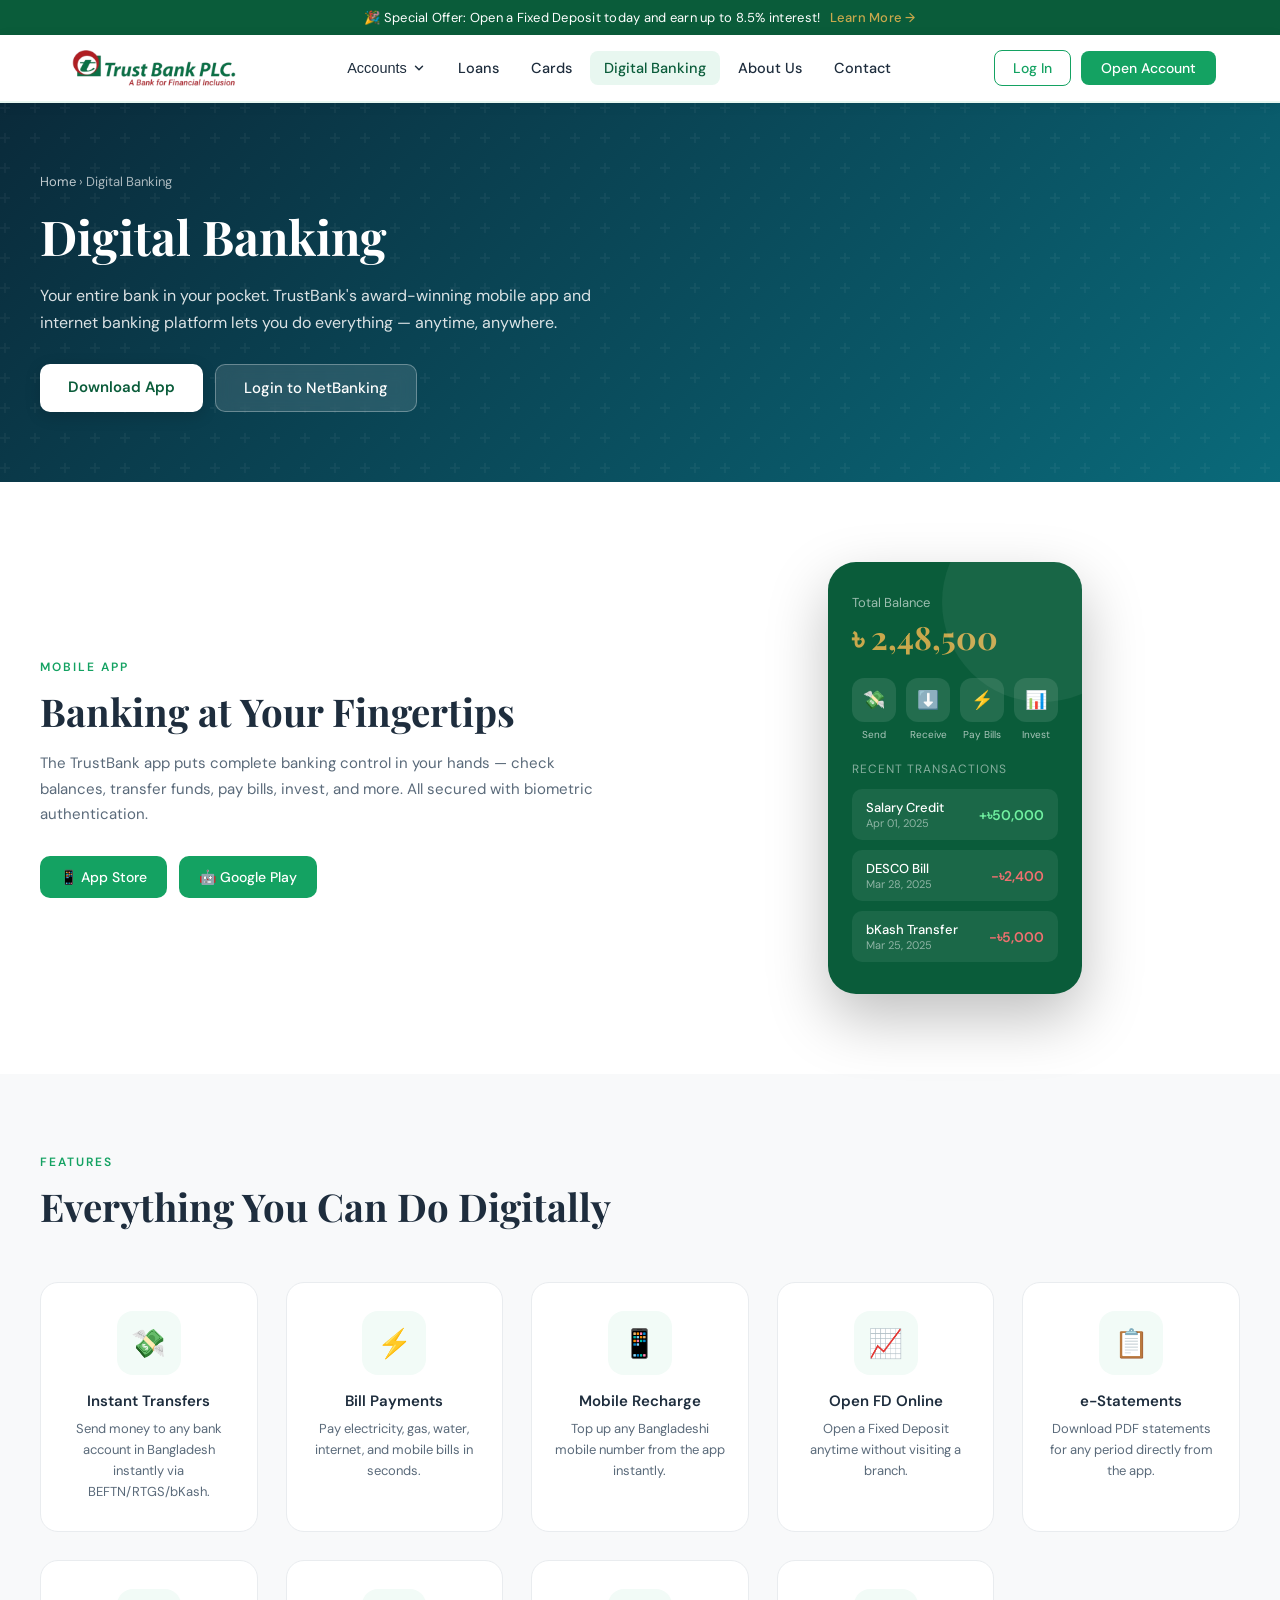
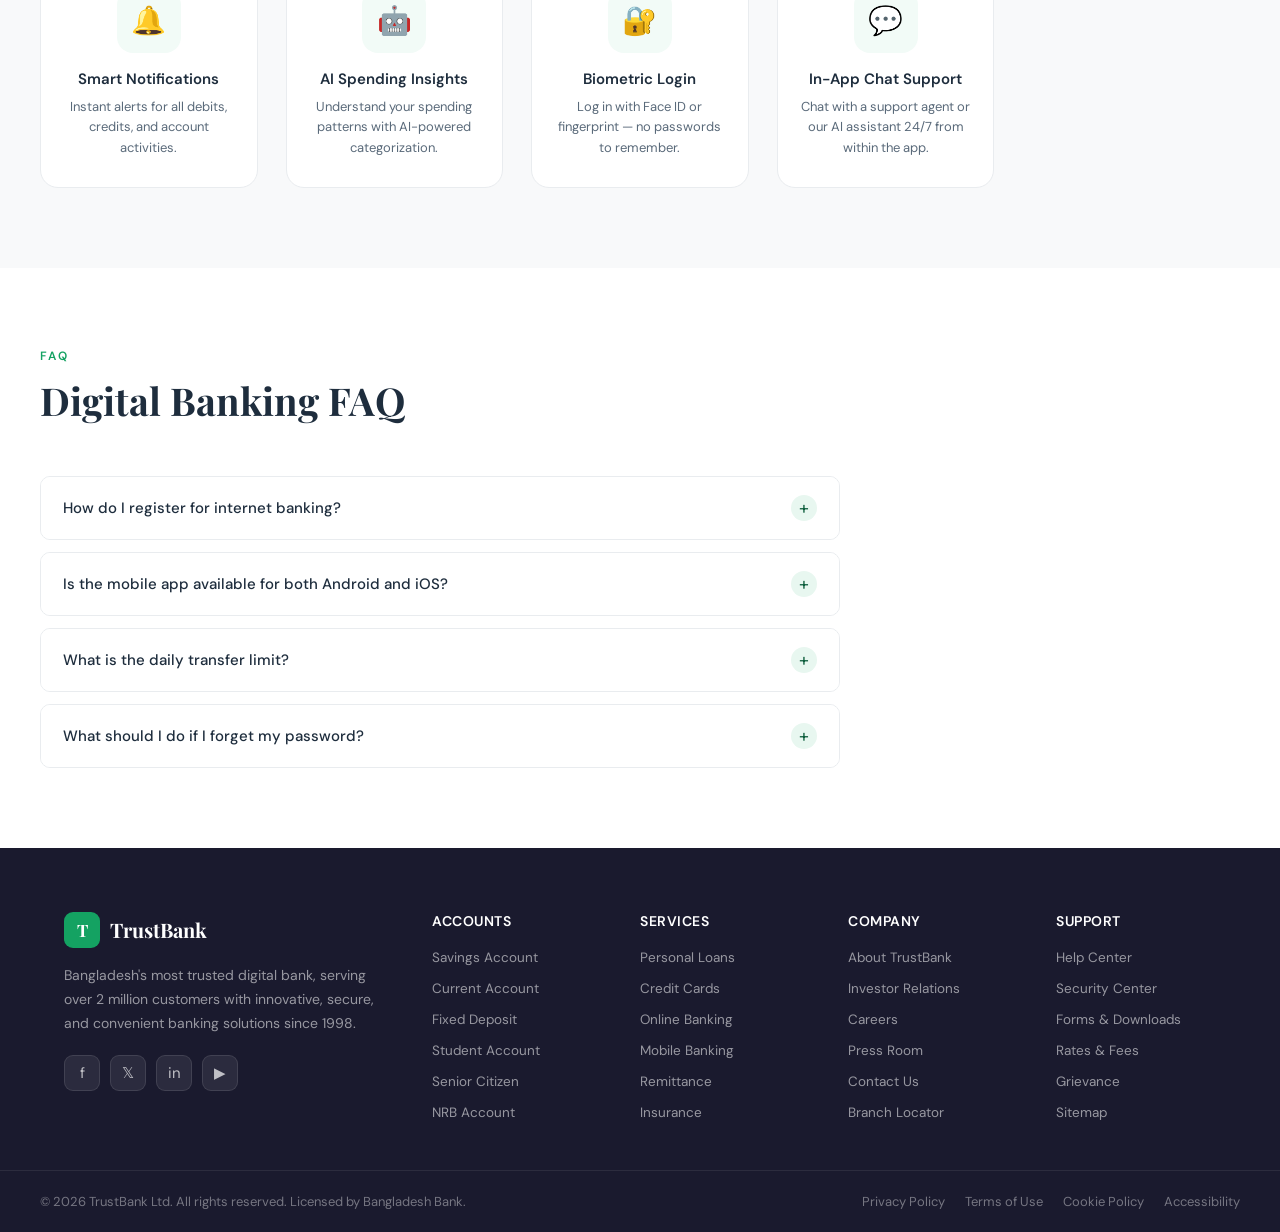
<file: pages/digital.html>
<!DOCTYPE html>
<html lang="en">
<head>
  <meta charset="UTF-8">
  <meta name="viewport" content="width=device-width, initial-scale=1.0">
  <title>Digital Banking – TrustBank</title>
  <link rel="stylesheet" href="../css/style.css">
  <style>
    .app-mockup {
      background: var(--green-dark);
      border-radius: 28px;
      padding: 32px 24px;
      color: #fff;
      max-width: 320px;
      box-shadow: 0 24px 60px rgba(0,0,0,0.25);
      position: relative; overflow: hidden;
    }
    .app-mockup::before {
      content: ''; position: absolute; right: -60px; top: -60px;
      width: 200px; height: 200px; border-radius: 50%;
      background: rgba(255,255,255,0.06);
    }
    .app-header { font-size: 13px; color: rgba(255,255,255,0.6); margin-bottom: 4px; }
    .app-balance { font-family: 'Playfair Display', serif; font-size: 2rem; font-weight: 700; color: var(--gold); margin-bottom: 20px; }
    .app-txns { display: flex; flex-direction: column; gap: 10px; }
    .app-txn { display: flex; justify-content: space-between; align-items: center; background: rgba(255,255,255,0.07); border-radius: 10px; padding: 10px 14px; }
    .app-txn-info { font-size: 13px; }
    .app-txn-name { font-weight: 500; }
    .app-txn-date { font-size: 11px; color: rgba(255,255,255,0.5); }
    .app-txn-amt { font-size: 14px; font-weight: 600; }
    .app-txn-amt.debit { color: #f07070; }
    .app-txn-amt.credit { color: #70f0a0; }
    .app-quick-actions { display: grid; grid-template-columns: repeat(4, 1fr); gap: 10px; margin-bottom: 20px; }
    .app-action { text-align: center; }
    .app-action-icon { width: 44px; height: 44px; border-radius: 12px; background: rgba(255,255,255,0.1); display: flex; align-items: center; justify-content: center; margin: 0 auto 6px; font-size: 18px; }
    .app-action-label { font-size: 10px; color: rgba(255,255,255,0.65); }
    .digital-showcase { display: grid; grid-template-columns: 1fr 1fr; gap: 60px; align-items: center; }
    @media (max-width: 768px) { .digital-showcase { grid-template-columns: 1fr; } .app-mockup { margin: 0 auto; } }
  </style>
</head>
<body>
  <div id="nav-root"></div>

  <section class="page-hero" style="background: linear-gradient(135deg, #0a2a3a, #0a6a7a);">
    <div class="page-hero-inner">
      <div class="breadcrumb"><a href="../index.html">Home</a> › Digital Banking</div>
      <h1>Digital Banking</h1>
      <p>Your entire bank in your pocket. TrustBank's award-winning mobile app and internet banking platform lets you do everything — anytime, anywhere.</p>
      <div class="page-hero-actions">
        <a href="#" class="btn-white">Download App</a>
        <a href="#" class="btn-ghost">Login to NetBanking</a>
      </div>
    </div>
  </section>

  <section class="section">
    <div class="section-inner">
      <div class="digital-showcase">
        <div>
          <div class="section-label">Mobile App</div>
          <h2 class="section-title">Banking at Your Fingertips</h2>
          <p style="color:var(--text-muted); font-size:15px; line-height:1.7; margin-bottom:28px;">The TrustBank app puts complete banking control in your hands — check balances, transfer funds, pay bills, invest, and more. All secured with biometric authentication.</p>
          <div style="display:flex; gap:12px; flex-wrap:wrap;">
            <a href="#" class="btn-green" style="padding:12px 20px; display:flex; align-items:center; gap:8px; border-radius:10px;">📱 App Store</a>
            <a href="#" class="btn-green" style="padding:12px 20px; display:flex; align-items:center; gap:8px; border-radius:10px;">🤖 Google Play</a>
          </div>
        </div>
        <div style="display:flex; justify-content:center;">
          <div class="app-mockup">
            <div class="app-header">Total Balance</div>
            <div class="app-balance">৳ 2,48,500</div>
            <div class="app-quick-actions">
              <div class="app-action"><div class="app-action-icon">💸</div><div class="app-action-label">Send</div></div>
              <div class="app-action"><div class="app-action-icon">⬇️</div><div class="app-action-label">Receive</div></div>
              <div class="app-action"><div class="app-action-icon">⚡</div><div class="app-action-label">Pay Bills</div></div>
              <div class="app-action"><div class="app-action-icon">📊</div><div class="app-action-label">Invest</div></div>
            </div>
            <div style="font-size:12px; color:rgba(255,255,255,0.5); margin-bottom:12px; text-transform:uppercase; letter-spacing:1px;">Recent Transactions</div>
            <div class="app-txns">
              <div class="app-txn">
                <div class="app-txn-info"><div class="app-txn-name">Salary Credit</div><div class="app-txn-date">Apr 01, 2025</div></div>
                <div class="app-txn-amt credit">+৳50,000</div>
              </div>
              <div class="app-txn">
                <div class="app-txn-info"><div class="app-txn-name">DESCO Bill</div><div class="app-txn-date">Mar 28, 2025</div></div>
                <div class="app-txn-amt debit">-৳2,400</div>
              </div>
              <div class="app-txn">
                <div class="app-txn-info"><div class="app-txn-name">bKash Transfer</div><div class="app-txn-date">Mar 25, 2025</div></div>
                <div class="app-txn-amt debit">-৳5,000</div>
              </div>
            </div>
          </div>
        </div>
      </div>
    </div>
  </section>

  <section class="section" style="background:var(--gray-100);">
    <div class="section-inner">
      <div class="section-header">
        <div class="section-label">Features</div>
        <h2 class="section-title">Everything You Can Do Digitally</h2>
      </div>
      <div class="features-grid">
        <div class="feature-card"><div class="feature-icon">💸</div><h4>Instant Transfers</h4><p>Send money to any bank account in Bangladesh instantly via BEFTN/RTGS/bKash.</p></div>
        <div class="feature-card"><div class="feature-icon">⚡</div><h4>Bill Payments</h4><p>Pay electricity, gas, water, internet, and mobile bills in seconds.</p></div>
        <div class="feature-card"><div class="feature-icon">📱</div><h4>Mobile Recharge</h4><p>Top up any Bangladeshi mobile number from the app instantly.</p></div>
        <div class="feature-card"><div class="feature-icon">📈</div><h4>Open FD Online</h4><p>Open a Fixed Deposit anytime without visiting a branch.</p></div>
        <div class="feature-card"><div class="feature-icon">📋</div><h4>e-Statements</h4><p>Download PDF statements for any period directly from the app.</p></div>
        <div class="feature-card"><div class="feature-icon">🔔</div><h4>Smart Notifications</h4><p>Instant alerts for all debits, credits, and account activities.</p></div>
        <div class="feature-card"><div class="feature-icon">🤖</div><h4>AI Spending Insights</h4><p>Understand your spending patterns with AI-powered categorization.</p></div>
        <div class="feature-card"><div class="feature-icon">🔐</div><h4>Biometric Login</h4><p>Log in with Face ID or fingerprint — no passwords to remember.</p></div>
        <div class="feature-card"><div class="feature-icon">💬</div><h4>In-App Chat Support</h4><p>Chat with a support agent or our AI assistant 24/7 from within the app.</p></div>
      </div>
    </div>
  </section>

  <section class="section">
    <div class="section-inner">
      <div class="section-header"><div class="section-label">FAQ</div><h2 class="section-title">Digital Banking FAQ</h2></div>
      <div class="faq-list">
        <div class="faq-item">
          <div class="faq-question">How do I register for internet banking? <span class="faq-icon">+</span></div>
          <div class="faq-answer">Visit trustbank.com.bd/netbanking and click Register. You'll need your account number, registered mobile, and NID. Verification takes less than 2 minutes.</div>
        </div>
        <div class="faq-item">
          <div class="faq-question">Is the mobile app available for both Android and iOS? <span class="faq-icon">+</span></div>
          <div class="faq-answer">Yes. TrustBank Mobile is available on the Google Play Store (Android 8.0+) and Apple App Store (iOS 14+). It's completely free to download and use.</div>
        </div>
        <div class="faq-item">
          <div class="faq-question">What is the daily transfer limit? <span class="faq-icon">+</span></div>
          <div class="faq-answer">The default daily transfer limit is ৳5,00,000 for mobile banking. You can increase or decrease this limit from app settings at any time, up to a maximum of ৳50,00,000 for verified accounts.</div>
        </div>
        <div class="faq-item">
          <div class="faq-question">What should I do if I forget my password? <span class="faq-icon">+</span></div>
          <div class="faq-answer">Click "Forgot Password" on the login screen. You'll receive an OTP on your registered mobile number to reset your password instantly.</div>
        </div>
      </div>
    </div>
  </section>

  <div id="footer-root"></div>
  <script src="../js/components.js"></script>
</body>
</html>
</file>
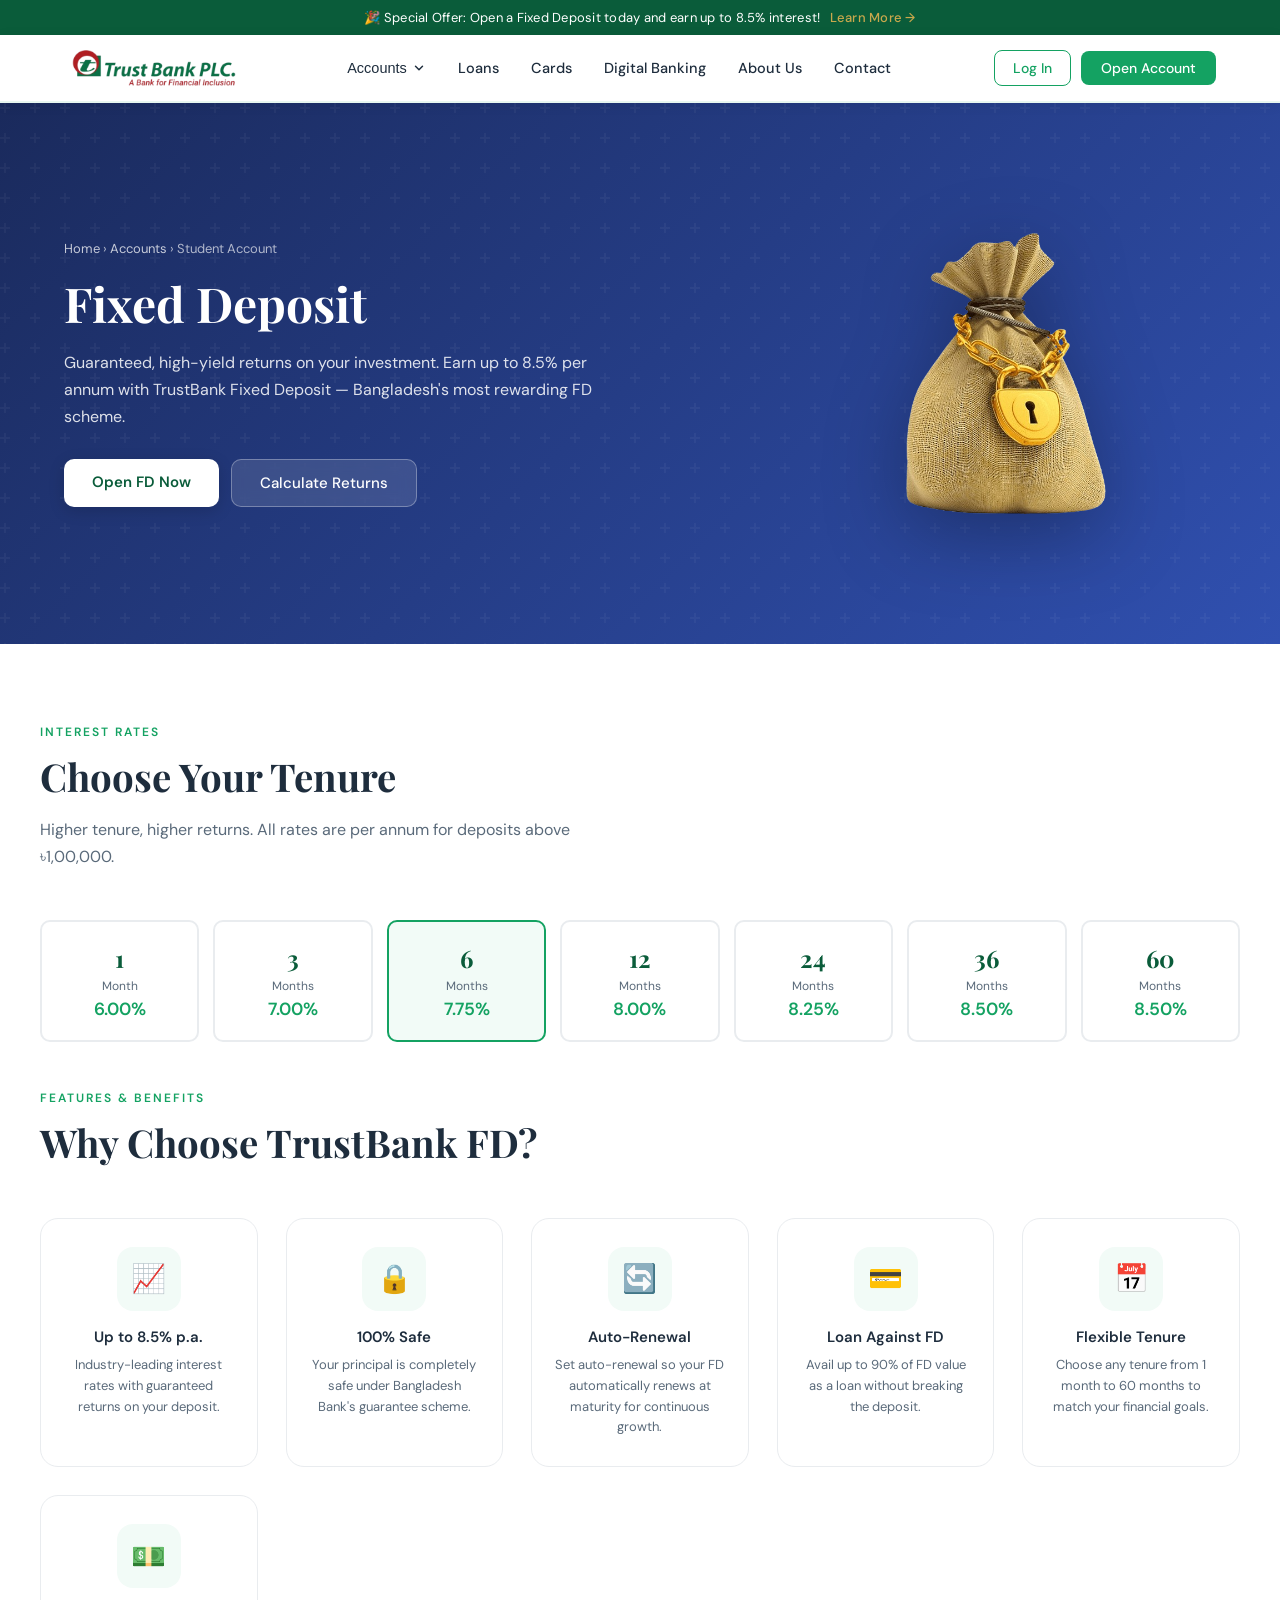
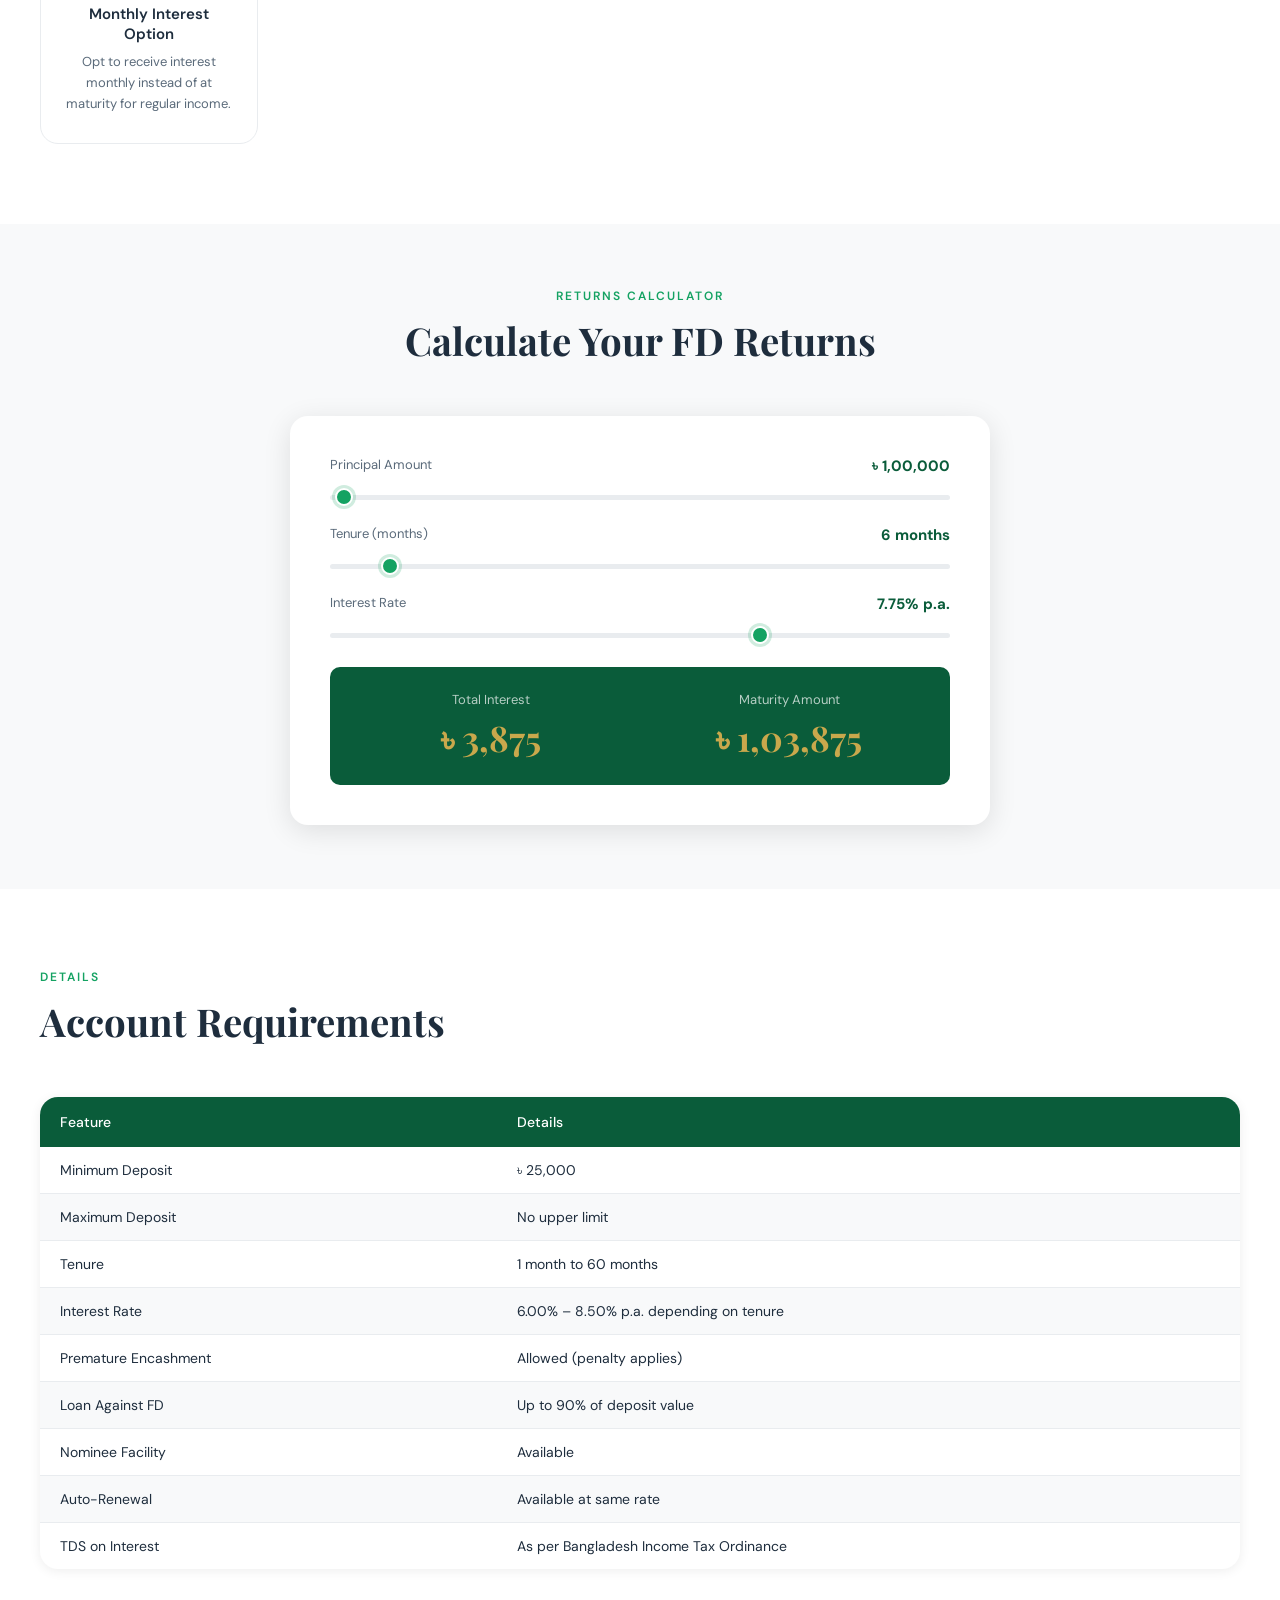
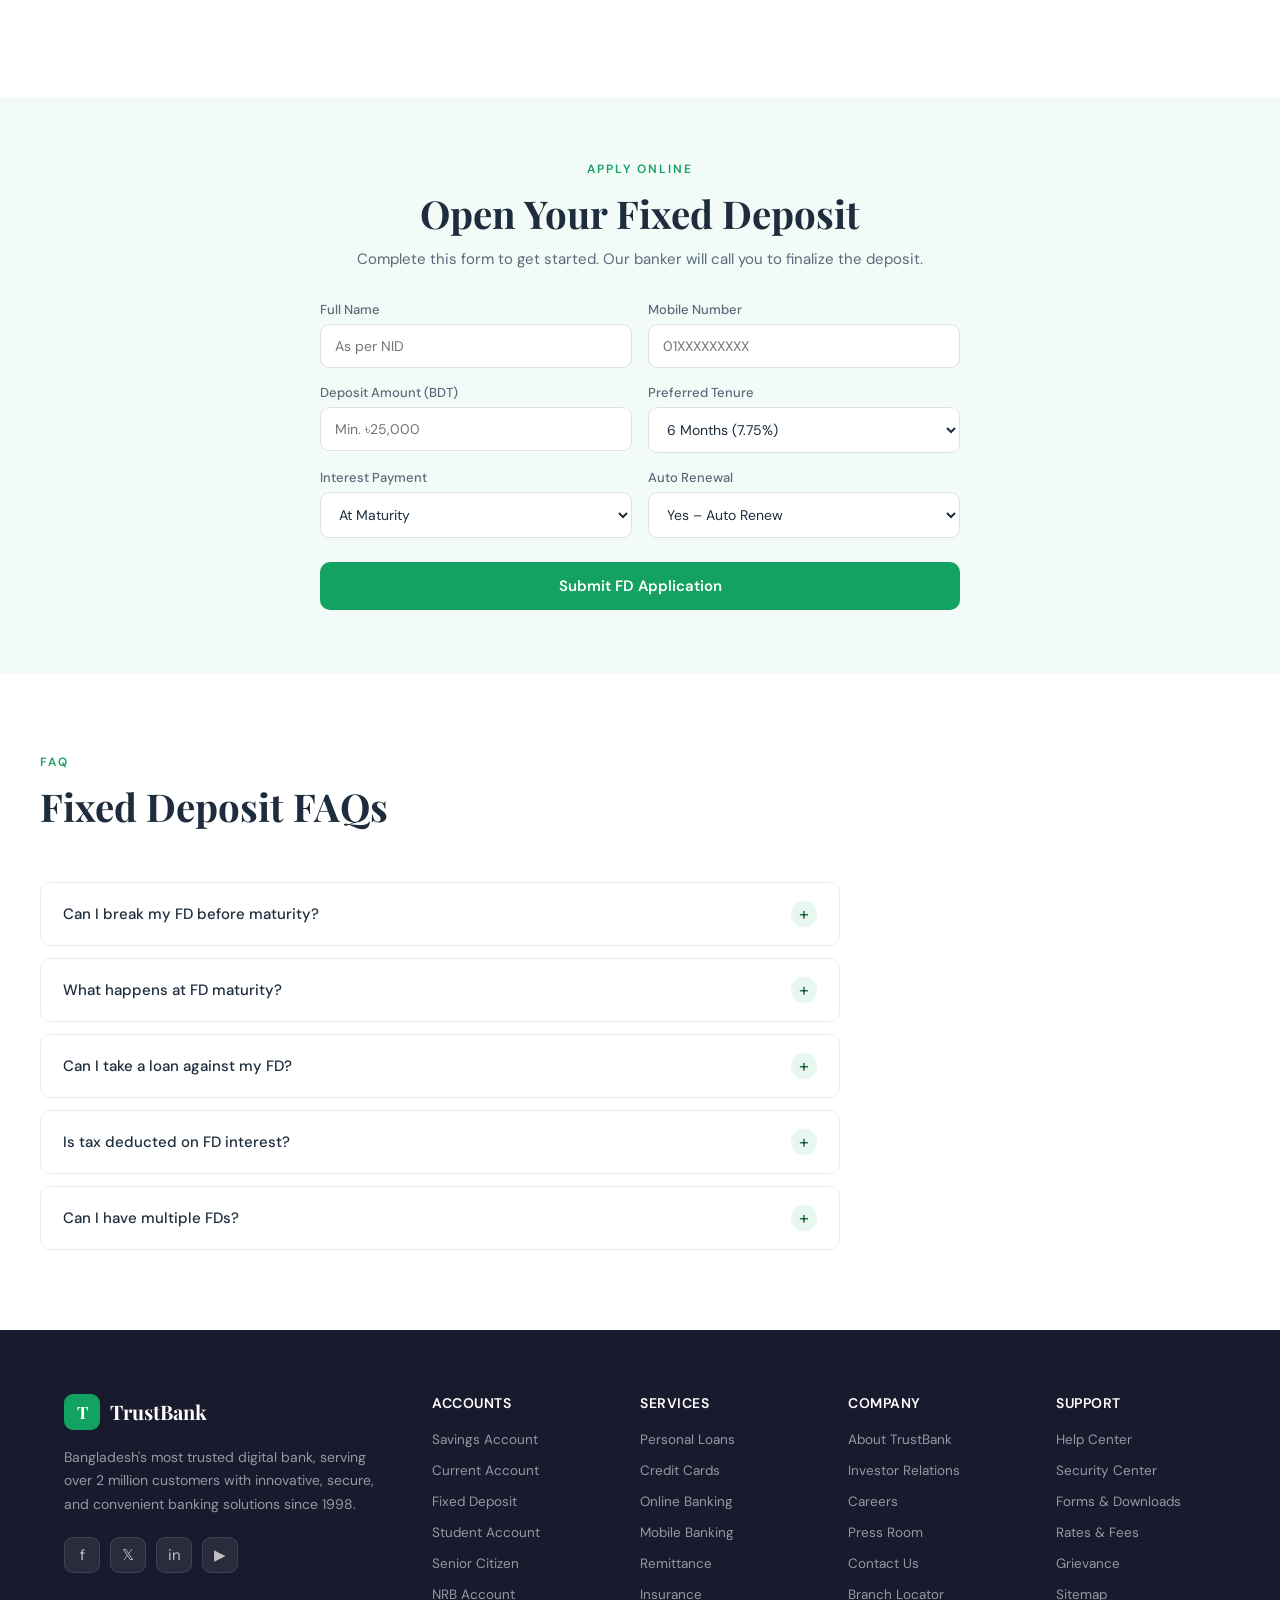
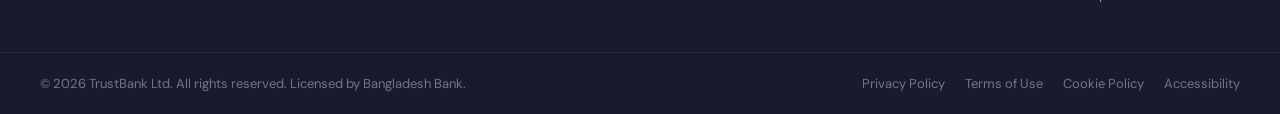
<file: pages/fixed-deposit.html>
<!DOCTYPE html>
<html lang="en">
<head>
  <meta charset="UTF-8">
  <meta name="viewport" content="width=device-width, initial-scale=1.0">
  <title>Fixed Deposit – TrustBank</title>
  <link rel="stylesheet" href="../css/style.css">
  <style>
    .tenure-grid { display: grid; grid-template-columns: repeat(auto-fit, minmax(150px, 1fr)); gap: 14px; margin-bottom: 48px; }
    .tenure-card {
      border: 2px solid var(--gray-200); border-radius: var(--radius);
      padding: 20px 14px; text-align: center; cursor: pointer;
      transition: var(--transition);
    }
    .tenure-card.active, .tenure-card:hover { border-color: var(--green-main); background: var(--green-pale); }
    .tenure-card .t-months { font-family: 'Playfair Display', serif; font-size: 1.5rem; font-weight: 700; color: var(--green-dark); }
    .tenure-card .t-rate { font-size: 1.1rem; font-weight: 600; color: var(--green-main); margin-top: 4px; }
    .tenure-card .t-label { font-size: 12px; color: var(--text-muted); margin-top: 4px; }
    .page-hero-content { flex: 1; color: #fff; }
    .page-hero-image {
      flex: 0 0 420px;
      display: flex; align-items: flex-end; justify-content: center;
      position: relative;
    }
    .page-hero-inner {
      max-width: 1200px; margin: 0 auto;
      padding: 60px 24px;
      display: flex; align-items: center;
      justify-content: space-between;
      gap: 40px;
      position: relative; z-index: 1;
      width: 100%;
    }
    .page-hero-image img {
      /*width: 100%;*/
      max-width: 200px;
      object-fit: contain;
      filter: drop-shadow(0 20px 40px rgba(0,0,0,0.3));
      animation: coinsFloat 4s ease-in-out infinite;
      transform-origin: bottom center;
    }
    @keyframes coinsFloat {
      0%, 100% { transform: translateY(0px); }
      50%       { transform: translateY(-12px); }
    }
    @media (max-width: 768px) {
      .page-hero-inner { flex-direction: column; }
      .page-hero-image { flex: none; width: 100%; max-width: 580px; }
    }

  </style>
  
</head>
<body>
  <div id="nav-root"></div>

  <section class="page-hero" style="background: linear-gradient(135deg, #1a2a5c, #3050b0);">
    <div class="page-hero-inner">
      <div class="page-hero-content">
        <div class="breadcrumb"><a href="../index.html">Home</a> › <a href="#">Accounts</a> › Student Account</div>
        <h1>Fixed Deposit</h1>
      <p>Guaranteed, high-yield returns on your investment. Earn up to 8.5% per annum with TrustBank Fixed Deposit — Bangladesh's most rewarding FD scheme.</p>
       
      <div class="page-hero-actions">
          <a href="#apply" class="btn-white">Open FD Now</a>
        <a href="#calculator" class="btn-ghost">Calculate Returns</a>
        </div>
      </div>
      <div class="page-hero-image">
        <img src="../img/fixed.png" alt="Growing savings illustrated as stacked gold coins with trees">
      </div>
    </div>
  </section>


  <section class="section">
    <div class="section-inner">
      <!-- TENURE CARDS -->
      <div class="section-header">
        <div class="section-label">Interest Rates</div>
        <h2 class="section-title">Choose Your Tenure</h2>
        <p class="section-sub">Higher tenure, higher returns. All rates are per annum for deposits above ৳1,00,000.</p>
      </div>
      <div class="tenure-grid">
        <div class="tenure-card" onclick="selectTenure(this, 1, 6.00)">
          <div class="t-months">1</div>
          <div class="t-label">Month</div>
          <div class="t-rate">6.00%</div>
        </div>
        <div class="tenure-card" onclick="selectTenure(this, 3, 7.00)">
          <div class="t-months">3</div>
          <div class="t-label">Months</div>
          <div class="t-rate">7.00%</div>
        </div>
        <div class="tenure-card active" onclick="selectTenure(this, 6, 7.75)">
          <div class="t-months">6</div>
          <div class="t-label">Months</div>
          <div class="t-rate">7.75%</div>
        </div>
        <div class="tenure-card" onclick="selectTenure(this, 12, 8.00)">
          <div class="t-months">12</div>
          <div class="t-label">Months</div>
          <div class="t-rate">8.00%</div>
        </div>
        <div class="tenure-card" onclick="selectTenure(this, 24, 8.25)">
          <div class="t-months">24</div>
          <div class="t-label">Months</div>
          <div class="t-rate">8.25%</div>
        </div>
        <div class="tenure-card" onclick="selectTenure(this, 36, 8.50)">
          <div class="t-months">36</div>
          <div class="t-label">Months</div>
          <div class="t-rate">8.50%</div>
        </div>
        <div class="tenure-card" onclick="selectTenure(this, 60, 8.50)">
          <div class="t-months">60</div>
          <div class="t-label">Months</div>
          <div class="t-rate">8.50%</div>
        </div>
      </div>

      <!-- FEATURES -->
      <div class="section-header">
        <div class="section-label">Features & Benefits</div>
        <h2 class="section-title">Why Choose TrustBank FD?</h2>
      </div>
      <div class="features-grid">
        <div class="feature-card"><div class="feature-icon">📈</div><h4>Up to 8.5% p.a.</h4><p>Industry-leading interest rates with guaranteed returns on your deposit.</p></div>
        <div class="feature-card"><div class="feature-icon">🔒</div><h4>100% Safe</h4><p>Your principal is completely safe under Bangladesh Bank's guarantee scheme.</p></div>
        <div class="feature-card"><div class="feature-icon">🔄</div><h4>Auto-Renewal</h4><p>Set auto-renewal so your FD automatically renews at maturity for continuous growth.</p></div>
        <div class="feature-card"><div class="feature-icon">💳</div><h4>Loan Against FD</h4><p>Avail up to 90% of FD value as a loan without breaking the deposit.</p></div>
        <div class="feature-card"><div class="feature-icon">📅</div><h4>Flexible Tenure</h4><p>Choose any tenure from 1 month to 60 months to match your financial goals.</p></div>
        <div class="feature-card"><div class="feature-icon">💵</div><h4>Monthly Interest Option</h4><p>Opt to receive interest monthly instead of at maturity for regular income.</p></div>
      </div>
    </div>
  </section>

  <!-- FD CALCULATOR -->
  <section class="calc-section" id="calculator">
    <div class="calc-inner">
      <div class="section-header" style="text-align:center;">
        <div class="section-label">Returns Calculator</div>
        <h2 class="section-title">Calculate Your FD Returns</h2>
      </div>
      <div class="calc-box">
        <div class="calc-range">
          <label>Principal Amount <strong id="fd-amt-label">৳ 1,00,000</strong></label>
          <input type="range" id="fd-amt" min="10000" max="10000000" step="10000" value="100000" oninput="calcFD()">
        </div>
        <div class="calc-range">
          <label>Tenure (months) <strong id="fd-months-label">6 months</strong></label>
          <input type="range" id="fd-months" min="1" max="60" step="1" value="6" oninput="calcFD()">
        </div>
        <div class="calc-range">
          <label>Interest Rate <strong id="fd-rate-label">7.75% p.a.</strong></label>
          <input type="range" id="fd-rate" min="6" max="8.5" step="0.25" value="7.75" oninput="calcFD()">
        </div>
        <div class="calc-result">
          <div style="display:grid; grid-template-columns:1fr 1fr; gap:24px; text-align:center;">
            <div>
              <div class="res-label">Total Interest</div>
              <div class="res-num" id="fd-interest">৳ 3,875</div>
            </div>
            <div>
              <div class="res-label">Maturity Amount</div>
              <div class="res-num" id="fd-maturity">৳ 1,03,875</div>
            </div>
          </div>
        </div>
      </div>
    </div>
  </section>

  <!-- TABLE -->
  <section class="section">
    <div class="section-inner">
      <div class="section-header">
        <div class="section-label">Details</div>
        <h2 class="section-title">Account Requirements</h2>
      </div>
      <table class="compare-table">
        <thead><tr><th>Feature</th><th>Details</th></tr></thead>
        <tbody>
          <tr><td>Minimum Deposit</td><td>৳ 25,000</td></tr>
          <tr><td>Maximum Deposit</td><td>No upper limit</td></tr>
          <tr><td>Tenure</td><td>1 month to 60 months</td></tr>
          <tr><td>Interest Rate</td><td>6.00% – 8.50% p.a. depending on tenure</td></tr>
          <tr><td>Premature Encashment</td><td>Allowed (penalty applies)</td></tr>
          <tr><td>Loan Against FD</td><td>Up to 90% of deposit value</td></tr>
          <tr><td>Nominee Facility</td><td>Available</td></tr>
          <tr><td>Auto-Renewal</td><td>Available at same rate</td></tr>
          <tr><td>TDS on Interest</td><td>As per Bangladesh Income Tax Ordinance</td></tr>
        </tbody>
      </table>
    </div>
  </section>

  <!-- APPLY -->
  <section class="apply-section" id="apply">
    <div class="apply-inner">
      <div class="section-label" style="text-align:center;">Apply Online</div>
      <h2 class="section-title">Open Your Fixed Deposit</h2>
      <p>Complete this form to get started. Our banker will call you to finalize the deposit.</p>
      <div class="form-row">
        <div class="form-group"><label>Full Name</label><input type="text" placeholder="As per NID"></div>
        <div class="form-group"><label>Mobile Number</label><input type="tel" placeholder="01XXXXXXXXX"></div>
      </div>
      <div class="form-row">
        <div class="form-group"><label>Deposit Amount (BDT)</label><input type="number" placeholder="Min. ৳25,000"></div>
        <div class="form-group"><label>Preferred Tenure</label>
          <select>
            <option>1 Month (6.00%)</option>
            <option>3 Months (7.00%)</option>
            <option selected>6 Months (7.75%)</option>
            <option>12 Months (8.00%)</option>
            <option>24 Months (8.25%)</option>
            <option>36 Months (8.50%)</option>
            <option>60 Months (8.50%)</option>
          </select>
        </div>
      </div>
      <div class="form-row">
        <div class="form-group"><label>Interest Payment</label>
          <select><option>At Maturity</option><option>Monthly</option><option>Quarterly</option></select>
        </div>
        <div class="form-group"><label>Auto Renewal</label>
          <select><option>Yes – Auto Renew</option><option>No – Credit to Account</option></select>
        </div>
      </div>
      <button class="btn-submit" onclick="document.getElementById('fd-success').style.display='block'">Submit FD Application</button>
      <p id="fd-success" style="display:none;margin-top:16px;color:var(--green-dark);font-weight:600;">✅ Application submitted! Our banker will call you within 4 business hours.</p>
    </div>
  </section>

  <!-- FAQ -->
  <section class="section">
    <div class="section-inner">
      <div class="section-header">
        <div class="section-label">FAQ</div>
        <h2 class="section-title">Fixed Deposit FAQs</h2>
      </div>
      <div class="faq-list">
        <div class="faq-item">
          <div class="faq-question">Can I break my FD before maturity? <span class="faq-icon">+</span></div>
          <div class="faq-answer">Yes, premature encashment is allowed. However, interest will be paid at 1% below the contracted rate for the actual period held. No penalty on the principal amount.</div>
        </div>
        <div class="faq-item">
          <div class="faq-question">What happens at FD maturity? <span class="faq-icon">+</span></div>
          <div class="faq-answer">At maturity, if auto-renewal is enabled, the FD renews for the same tenure at the prevailing rate. Otherwise, the principal and interest are credited to your linked savings account.</div>
        </div>
        <div class="faq-item">
          <div class="faq-question">Can I take a loan against my FD? <span class="faq-icon">+</span></div>
          <div class="faq-answer">Yes. You can avail a loan of up to 90% of your FD value without breaking the deposit. Interest on the loan is 2% above the FD rate. This lets you access funds while still earning FD interest.</div>
        </div>
        <div class="faq-item">
          <div class="faq-question">Is tax deducted on FD interest? <span class="faq-icon">+</span></div>
          <div class="faq-answer">Yes, Tax Deducted at Source (TDS) is applicable on FD interest as per the Bangladesh Income Tax Ordinance. If you have a valid tax exemption certificate, please submit it at the branch.</div>
        </div>
        <div class="faq-item">
          <div class="faq-question">Can I have multiple FDs? <span class="faq-icon">+</span></div>
          <div class="faq-answer">Absolutely! You can open as many FDs as you wish with different tenures and amounts to ladder your investments for maximum returns and liquidity.</div>
        </div>
      </div>
    </div>
  </section>

  <div id="footer-root"></div>
  <script src="../js/components.js"></script>
  <script>
    let selectedRate = 7.75;
    let selectedMonths = 6;

    function selectTenure(card, months, rate) {
      document.querySelectorAll('.tenure-card').forEach(c => c.classList.remove('active'));
      card.classList.add('active');
      selectedRate = rate;
      selectedMonths = months;
      document.getElementById('fd-months').value = months;
      document.getElementById('fd-rate').value = rate;
      calcFD();
    }

    function calcFD() {
      const amt = parseFloat(document.getElementById('fd-amt').value);
      const months = parseInt(document.getElementById('fd-months').value);
      const rate = parseFloat(document.getElementById('fd-rate').value);
      const interest = amt * (rate / 100) * (months / 12);
      const maturity = amt + interest;
      document.getElementById('fd-amt-label').textContent = '৳ ' + amt.toLocaleString('en-IN');
      document.getElementById('fd-months-label').textContent = months + (months === 1 ? ' month' : ' months');
      document.getElementById('fd-rate-label').textContent = rate.toFixed(2) + '% p.a.';
      document.getElementById('fd-interest').textContent = '৳ ' + Math.round(interest).toLocaleString('en-IN');
      document.getElementById('fd-maturity').textContent = '৳ ' + Math.round(maturity).toLocaleString('en-IN');
    }
    calcFD();
  </script>
</body>
</html>
</file>
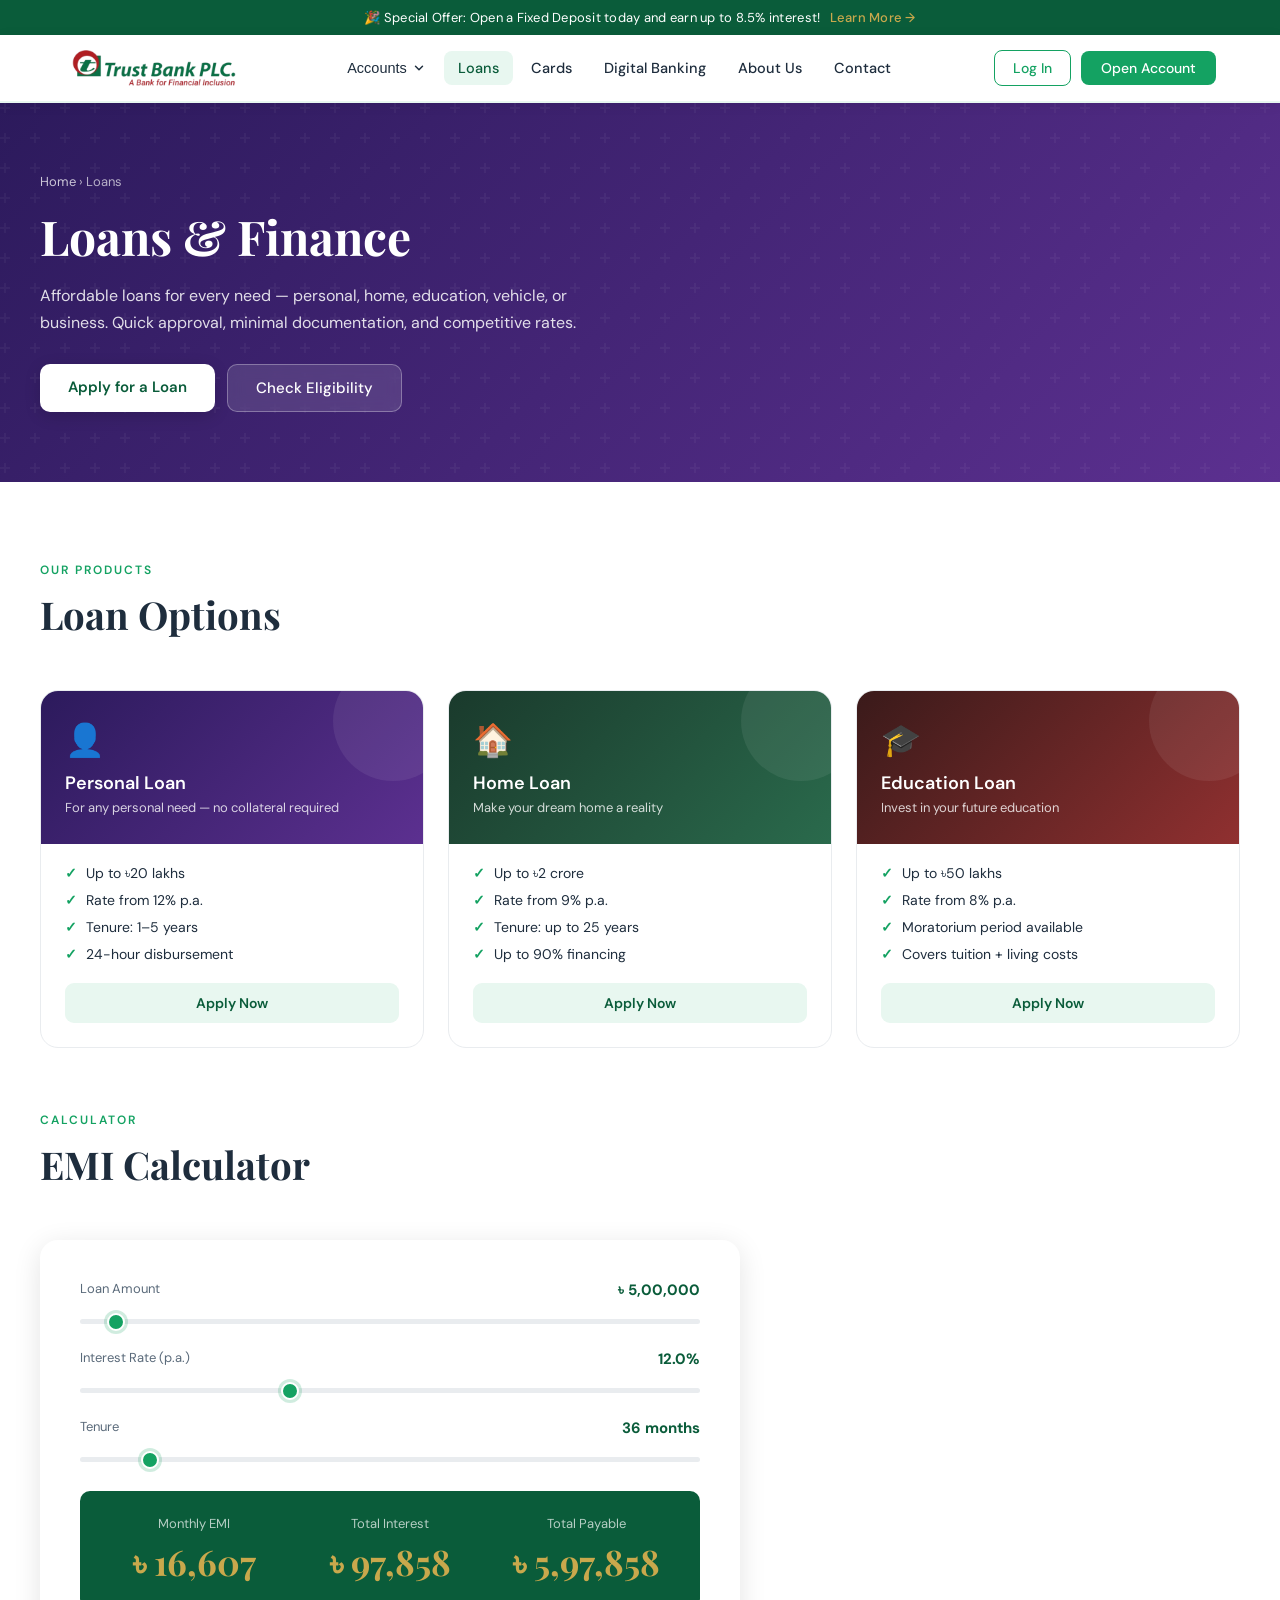
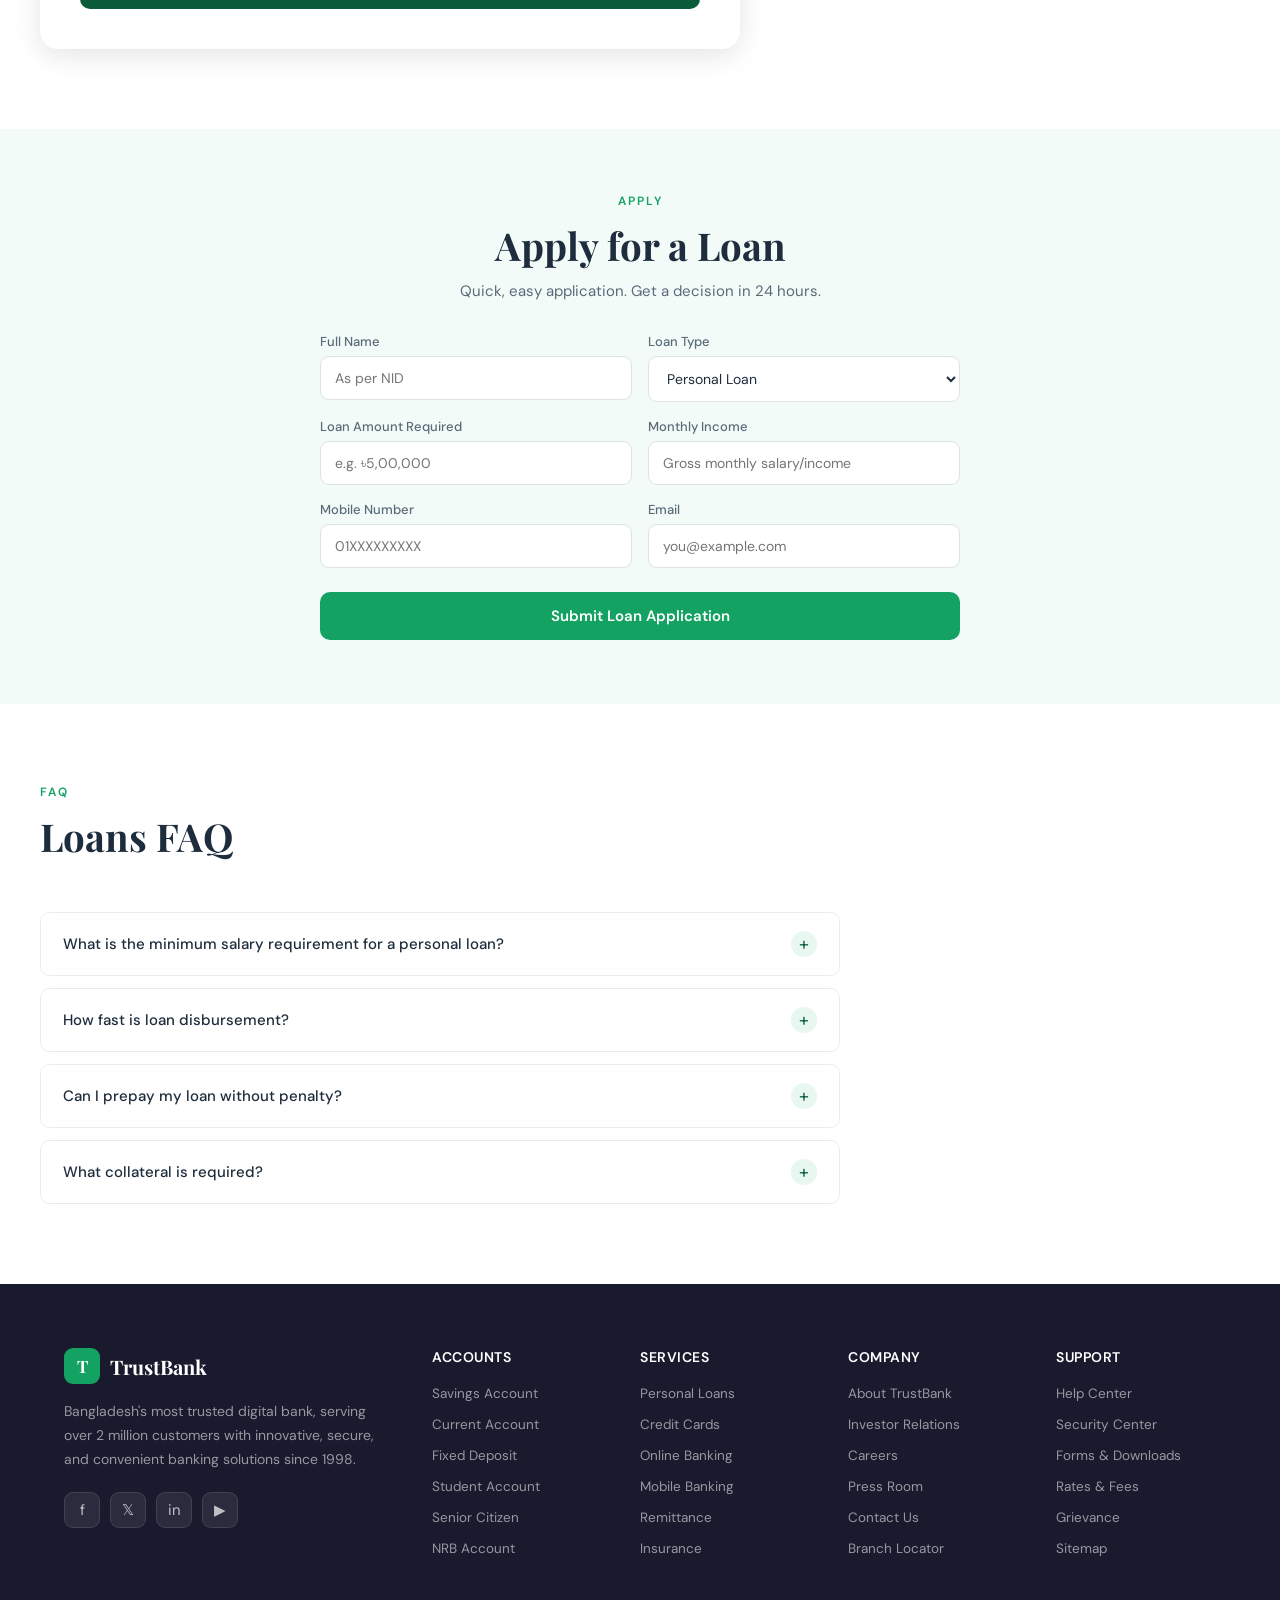
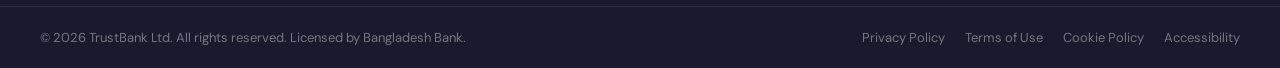
<file: pages/loans.html>
<!DOCTYPE html>
<html lang="en">
<head>
  <meta charset="UTF-8">
  <meta name="viewport" content="width=device-width, initial-scale=1.0">
  <title>Loans – TrustBank</title>
  <link rel="stylesheet" href="../css/style.css">
</head>
<body>
  <div id="nav-root"></div>

  <section class="page-hero" style="background: linear-gradient(135deg, #2c1a5c, #5c3090);">
    <div class="page-hero-inner">
      <div class="breadcrumb"><a href="../index.html">Home</a> › Loans</div>
      <h1>Loans & Finance</h1>
      <p>Affordable loans for every need — personal, home, education, vehicle, or business. Quick approval, minimal documentation, and competitive rates.</p>
      <div class="page-hero-actions">
        <a href="#apply" class="btn-white">Apply for a Loan</a>
        <a href="#" class="btn-ghost">Check Eligibility</a>
      </div>
    </div>
  </section>

  <section class="section">
    <div class="section-inner">
      <div class="section-header">
        <div class="section-label">Our Products</div>
        <h2 class="section-title">Loan Options</h2>
      </div>
      <div class="accounts-grid">
        <div class="account-card">
          <div class="account-card-top" style="background: linear-gradient(135deg, #2c1a5c, #5c3090);">
            <div class="account-card-icon">👤</div>
            <h3>Personal Loan</h3>
            <p>For any personal need — no collateral required</p>
          </div>
          <div class="account-card-body">
            <ul>
              <li>Up to ৳20 lakhs</li>
              <li>Rate from 12% p.a.</li>
              <li>Tenure: 1–5 years</li>
              <li>24-hour disbursement</li>
            </ul>
          </div>
          <div class="account-card-footer"><a href="#apply" class="btn-card">Apply Now</a></div>
        </div>
        <div class="account-card">
          <div class="account-card-top" style="background: linear-gradient(135deg, #1a3a2c, #2a6a4c);">
            <div class="account-card-icon">🏠</div>
            <h3>Home Loan</h3>
            <p>Make your dream home a reality</p>
          </div>
          <div class="account-card-body">
            <ul>
              <li>Up to ৳2 crore</li>
              <li>Rate from 9% p.a.</li>
              <li>Tenure: up to 25 years</li>
              <li>Up to 90% financing</li>
            </ul>
          </div>
          <div class="account-card-footer"><a href="#apply" class="btn-card">Apply Now</a></div>
        </div>
        <div class="account-card">
          <div class="account-card-top" style="background: linear-gradient(135deg, #3a1a1a, #903030);">
            <div class="account-card-icon">🎓</div>
            <h3>Education Loan</h3>
            <p>Invest in your future education</p>
          </div>
          <div class="account-card-body">
            <ul>
              <li>Up to ৳50 lakhs</li>
              <li>Rate from 8% p.a.</li>
              <li>Moratorium period available</li>
              <li>Covers tuition + living costs</li>
            </ul>
          </div>
          <div class="account-card-footer"><a href="#apply" class="btn-card">Apply Now</a></div>
        </div>
      </div>

      <!-- EMI Calculator -->
      <div class="section-header" style="margin-top:64px;">
        <div class="section-label">Calculator</div>
        <h2 class="section-title">EMI Calculator</h2>
      </div>
      <div class="calc-box" style="max-width:700px;">
        <div class="calc-range">
          <label>Loan Amount <strong id="loan-amt-label">৳ 5,00,000</strong></label>
          <input type="range" id="loan-amt" min="50000" max="10000000" step="50000" value="500000" oninput="calcEMI()">
        </div>
        <div class="calc-range">
          <label>Interest Rate (p.a.) <strong id="loan-rate-label">12%</strong></label>
          <input type="range" id="loan-rate" min="8" max="20" step="0.5" value="12" oninput="calcEMI()">
        </div>
        <div class="calc-range">
          <label>Tenure <strong id="loan-tenure-label">36 months</strong></label>
          <input type="range" id="loan-tenure" min="6" max="300" step="6" value="36" oninput="calcEMI()">
        </div>
        <div class="calc-result">
          <div style="display:grid; grid-template-columns:1fr 1fr 1fr; gap:16px; text-align:center;">
            <div><div class="res-label">Monthly EMI</div><div class="res-num" id="emi-res">৳ 16,607</div></div>
            <div><div class="res-label">Total Interest</div><div class="res-num" id="emi-interest">৳ 97,862</div></div>
            <div><div class="res-label">Total Payable</div><div class="res-num" id="emi-total">৳ 5,97,862</div></div>
          </div>
        </div>
      </div>
    </div>
  </section>

  <section class="apply-section" id="apply">
    <div class="apply-inner">
      <div class="section-label" style="text-align:center;">Apply</div>
      <h2 class="section-title">Apply for a Loan</h2>
      <p>Quick, easy application. Get a decision in 24 hours.</p>
      <div class="form-row">
        <div class="form-group"><label>Full Name</label><input type="text" placeholder="As per NID"></div>
        <div class="form-group"><label>Loan Type</label>
          <select><option>Personal Loan</option><option>Home Loan</option><option>Education Loan</option><option>Car Loan</option><option>Business Loan</option></select>
        </div>
      </div>
      <div class="form-row">
        <div class="form-group"><label>Loan Amount Required</label><input type="text" placeholder="e.g. ৳5,00,000"></div>
        <div class="form-group"><label>Monthly Income</label><input type="text" placeholder="Gross monthly salary/income"></div>
      </div>
      <div class="form-row">
        <div class="form-group"><label>Mobile Number</label><input type="tel" placeholder="01XXXXXXXXX"></div>
        <div class="form-group"><label>Email</label><input type="email" placeholder="you@example.com"></div>
      </div>
      <button class="btn-submit" onclick="document.getElementById('loan-success').style.display='block'">Submit Loan Application</button>
      <p id="loan-success" style="display:none;margin-top:16px;color:var(--green-dark);font-weight:600;">✅ Application received! Our loan officer will contact you within 24 hours.</p>
    </div>
  </section>

  <section class="section">
    <div class="section-inner">
      <div class="section-header"><div class="section-label">FAQ</div><h2 class="section-title">Loans FAQ</h2></div>
      <div class="faq-list">
        <div class="faq-item">
          <div class="faq-question">What is the minimum salary requirement for a personal loan? <span class="faq-icon">+</span></div>
          <div class="faq-answer">The minimum monthly income requirement for a personal loan is ৳25,000. For self-employed individuals, we consider average monthly income over the last 12 months.</div>
        </div>
        <div class="faq-item">
          <div class="faq-question">How fast is loan disbursement? <span class="faq-icon">+</span></div>
          <div class="faq-answer">Personal loans are disbursed within 24-48 hours of document submission. Home loans take 7-10 working days for property valuation and legal verification.</div>
        </div>
        <div class="faq-item">
          <div class="faq-question">Can I prepay my loan without penalty? <span class="faq-icon">+</span></div>
          <div class="faq-answer">Yes, partial prepayment is allowed anytime without penalty. Full prepayment before 12 months may carry a 1% processing fee.</div>
        </div>
        <div class="faq-item">
          <div class="faq-question">What collateral is required? <span class="faq-icon">+</span></div>
          <div class="faq-answer">Personal loans up to ৳5 lakhs are unsecured. Higher amounts may require a guarantor or asset as security. Home loans are secured by the property itself.</div>
        </div>
      </div>
    </div>
  </section>

  <div id="footer-root"></div>
  <script src="../js/components.js"></script>
  <script>
    function calcEMI() {
      const P = parseFloat(document.getElementById('loan-amt').value);
      const annualRate = parseFloat(document.getElementById('loan-rate').value);
      const N = parseInt(document.getElementById('loan-tenure').value);
      const r = annualRate / 100 / 12;
      const emi = (P * r * Math.pow(1+r, N)) / (Math.pow(1+r, N) - 1);
      const totalPayable = emi * N;
      const totalInterest = totalPayable - P;
      document.getElementById('loan-amt-label').textContent = '৳ ' + P.toLocaleString('en-IN');
      document.getElementById('loan-rate-label').textContent = annualRate.toFixed(1) + '%';
      document.getElementById('loan-tenure-label').textContent = N + ' months';
      document.getElementById('emi-res').textContent = '৳ ' + Math.round(emi).toLocaleString('en-IN');
      document.getElementById('emi-interest').textContent = '৳ ' + Math.round(totalInterest).toLocaleString('en-IN');
      document.getElementById('emi-total').textContent = '৳ ' + Math.round(totalPayable).toLocaleString('en-IN');
    }
    calcEMI();
  </script>
</body>
</html>
</file>
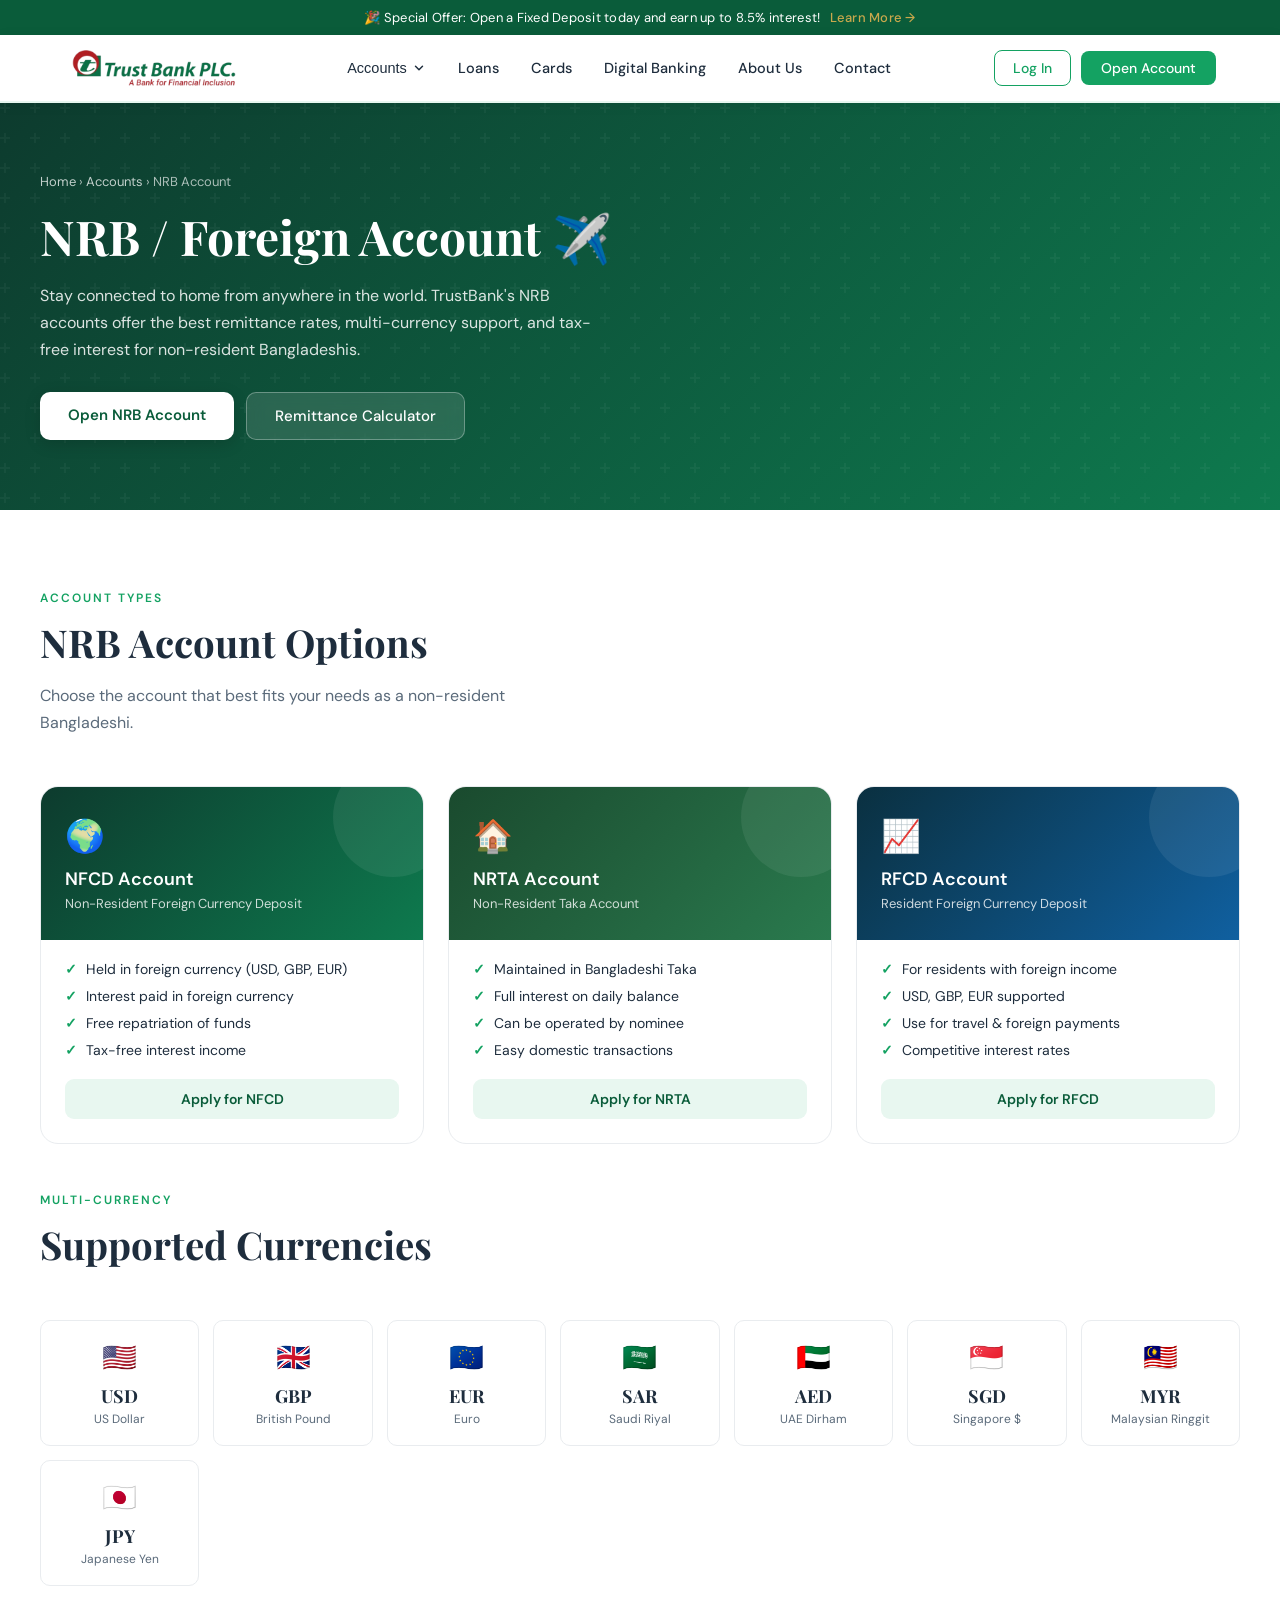
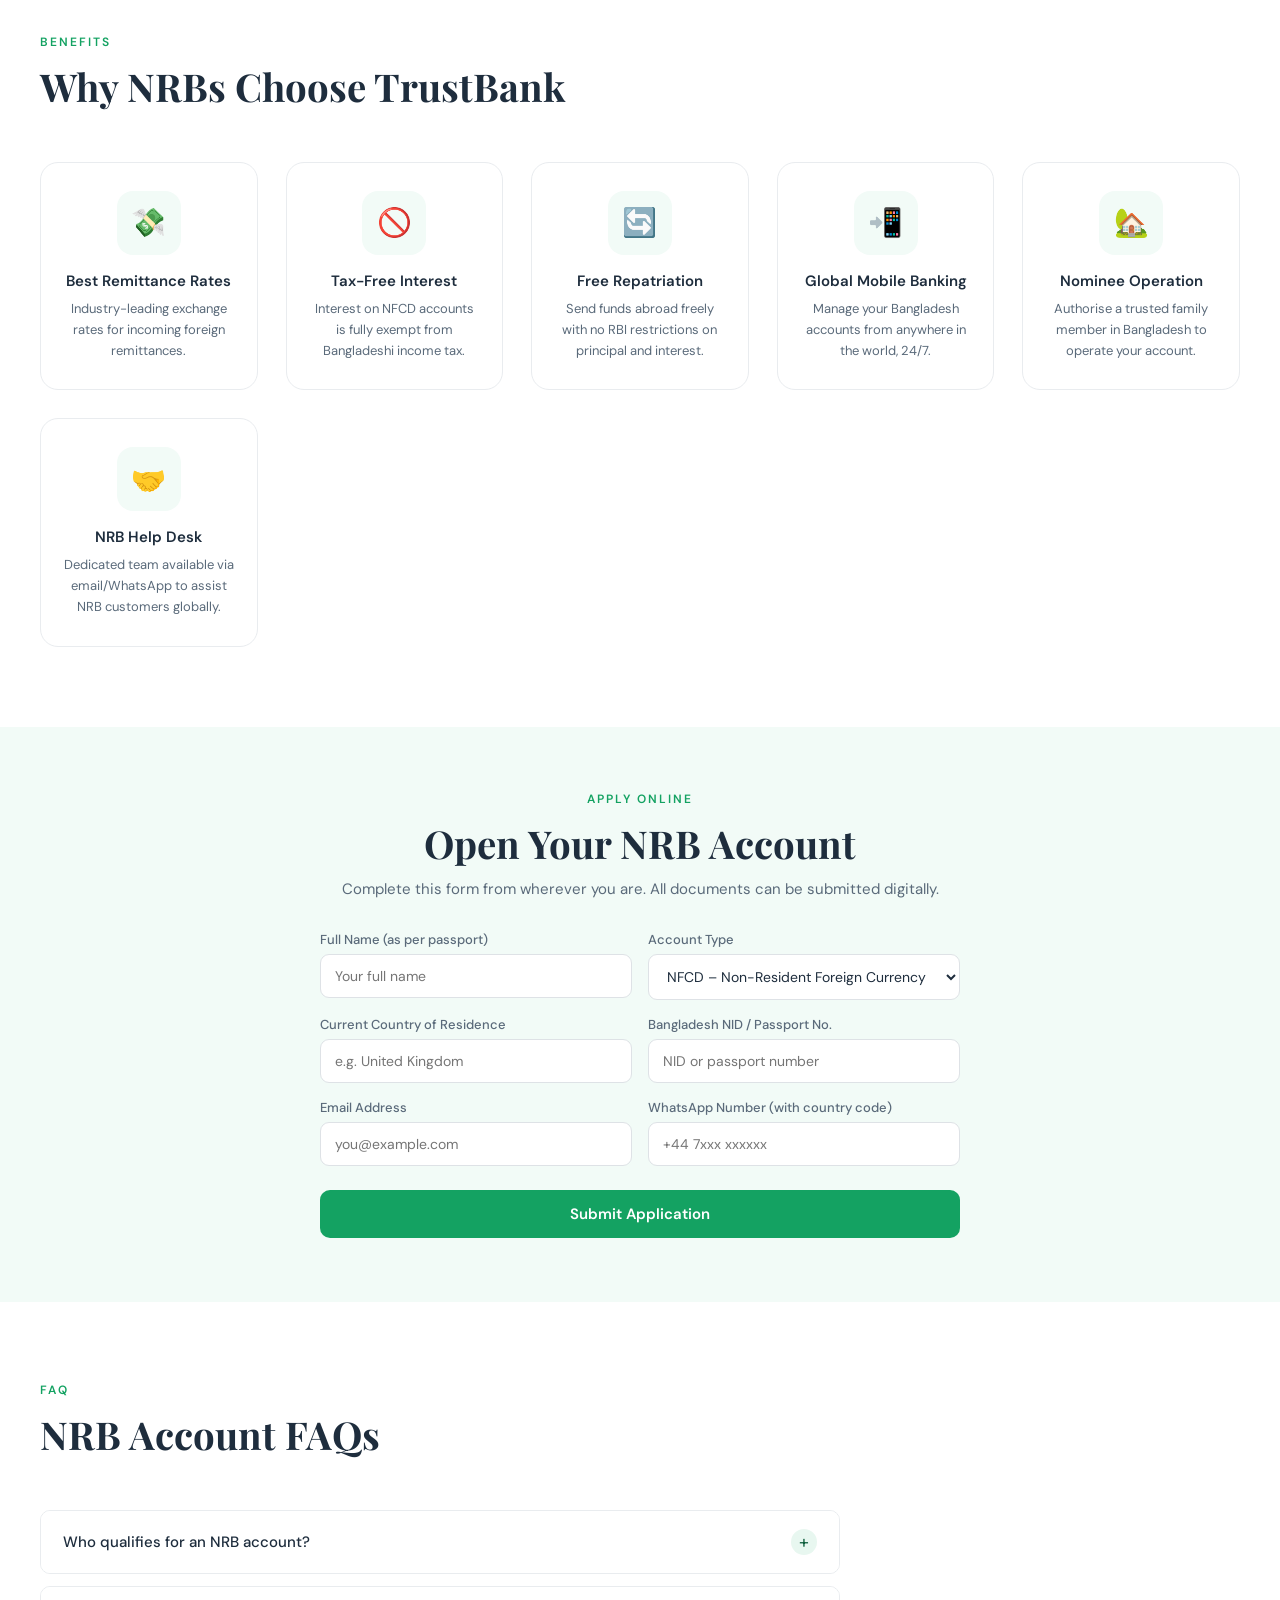
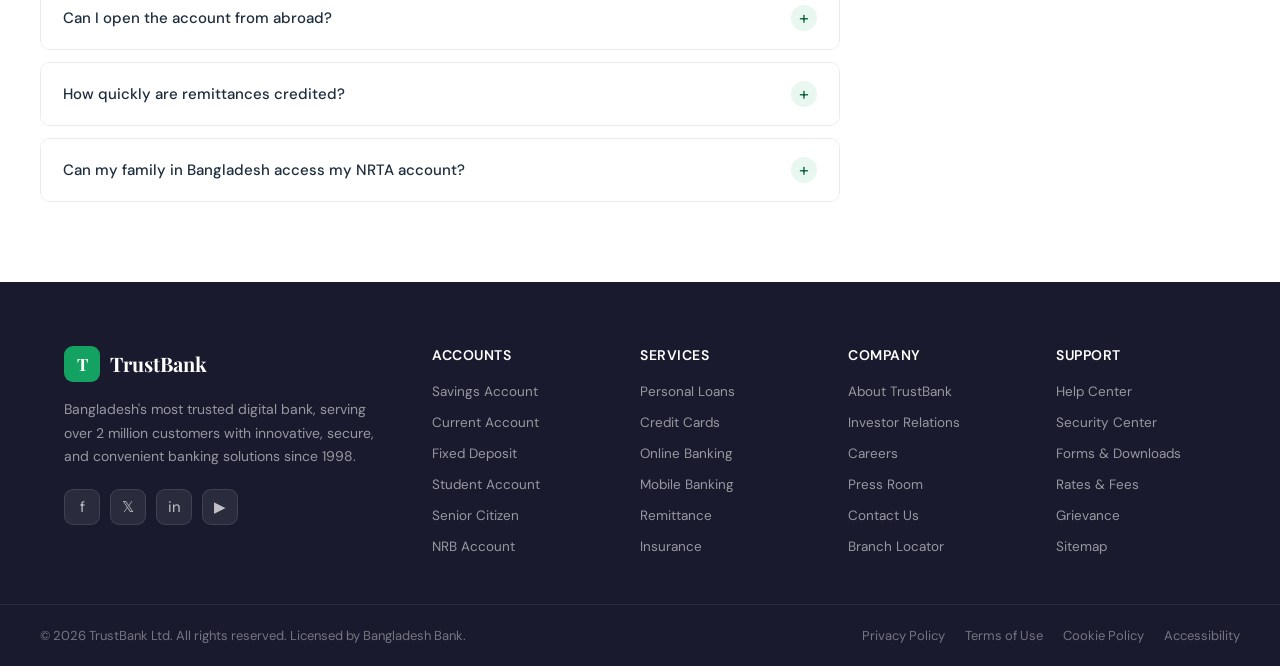
<file: pages/nrb.html>
<!DOCTYPE html>
<html lang="en">
<head>
  <meta charset="UTF-8">
  <meta name="viewport" content="width=device-width, initial-scale=1.0">
  <title>NRB / Foreign Account – TrustBank</title>
  <link rel="stylesheet" href="../css/style.css">
  <style>
    .currency-grid { display: grid; grid-template-columns: repeat(auto-fit, minmax(140px, 1fr)); gap: 14px; margin-bottom: 48px; }
    .currency-card {
      border: 1.5px solid var(--gray-200); border-radius: var(--radius);
      padding: 18px 14px; text-align: center; transition: var(--transition);
    }
    .currency-card:hover { border-color: var(--green-main); background: var(--green-pale); }
    .currency-flag { font-size: 28px; margin-bottom: 8px; }
    .currency-code { font-family: 'Playfair Display', serif; font-size: 18px; font-weight: 700; }
    .currency-name { font-size: 12px; color: var(--text-muted); margin-top: 3px; }
  </style>
</head>
<body>
  <div id="nav-root"></div>

  <section class="page-hero" style="background: linear-gradient(135deg, #0d3b2e, #0e7a4e);">
    <div class="page-hero-inner">
      <div class="breadcrumb"><a href="../index.html">Home</a> › <a href="#">Accounts</a> › NRB Account</div>
      <h1>NRB / Foreign Account ✈️</h1>
      <p>Stay connected to home from anywhere in the world. TrustBank's NRB accounts offer the best remittance rates, multi-currency support, and tax-free interest for non-resident Bangladeshis.</p>
      <div class="page-hero-actions">
        <a href="#apply" class="btn-white">Open NRB Account</a>
        <a href="#" class="btn-ghost">Remittance Calculator</a>
      </div>
    </div>
  </section>

  <section class="section">
    <div class="section-inner">
      <div class="section-header">
        <div class="section-label">Account Types</div>
        <h2 class="section-title">NRB Account Options</h2>
        <p class="section-sub">Choose the account that best fits your needs as a non-resident Bangladeshi.</p>
      </div>

      <div style="display:grid; grid-template-columns: repeat(auto-fit, minmax(280px, 1fr)); gap:24px; margin-bottom:48px;">
        <div class="account-card">
          <div class="account-card-top" style="background: linear-gradient(135deg, #0d3b2e, #0e7a4e);">
            <div class="account-card-icon">🌍</div>
            <h3>NFCD Account</h3>
            <p>Non-Resident Foreign Currency Deposit</p>
          </div>
          <div class="account-card-body">
            <ul>
              <li>Held in foreign currency (USD, GBP, EUR)</li>
              <li>Interest paid in foreign currency</li>
              <li>Free repatriation of funds</li>
              <li>Tax-free interest income</li>
            </ul>
          </div>
          <div class="account-card-footer"><a href="#apply" class="btn-card">Apply for NFCD</a></div>
        </div>

        <div class="account-card">
          <div class="account-card-top" style="background: linear-gradient(135deg, #1a4a2e, #2a7a4e);">
            <div class="account-card-icon">🏠</div>
            <h3>NRTA Account</h3>
            <p>Non-Resident Taka Account</p>
          </div>
          <div class="account-card-body">
            <ul>
              <li>Maintained in Bangladeshi Taka</li>
              <li>Full interest on daily balance</li>
              <li>Can be operated by nominee</li>
              <li>Easy domestic transactions</li>
            </ul>
          </div>
          <div class="account-card-footer"><a href="#apply" class="btn-card">Apply for NRTA</a></div>
        </div>

        <div class="account-card">
          <div class="account-card-top" style="background: linear-gradient(135deg, #0a3040, #1060a0);">
            <div class="account-card-icon">📈</div>
            <h3>RFCD Account</h3>
            <p>Resident Foreign Currency Deposit</p>
          </div>
          <div class="account-card-body">
            <ul>
              <li>For residents with foreign income</li>
              <li>USD, GBP, EUR supported</li>
              <li>Use for travel & foreign payments</li>
              <li>Competitive interest rates</li>
            </ul>
          </div>
          <div class="account-card-footer"><a href="#apply" class="btn-card">Apply for RFCD</a></div>
        </div>
      </div>

      <!-- Supported currencies -->
      <div class="section-header">
        <div class="section-label">Multi-Currency</div>
        <h2 class="section-title">Supported Currencies</h2>
      </div>
      <div class="currency-grid">
        <div class="currency-card"><div class="currency-flag">🇺🇸</div><div class="currency-code">USD</div><div class="currency-name">US Dollar</div></div>
        <div class="currency-card"><div class="currency-flag">🇬🇧</div><div class="currency-code">GBP</div><div class="currency-name">British Pound</div></div>
        <div class="currency-card"><div class="currency-flag">🇪🇺</div><div class="currency-code">EUR</div><div class="currency-name">Euro</div></div>
        <div class="currency-card"><div class="currency-flag">🇸🇦</div><div class="currency-code">SAR</div><div class="currency-name">Saudi Riyal</div></div>
        <div class="currency-card"><div class="currency-flag">🇦🇪</div><div class="currency-code">AED</div><div class="currency-name">UAE Dirham</div></div>
        <div class="currency-card"><div class="currency-flag">🇸🇬</div><div class="currency-code">SGD</div><div class="currency-name">Singapore $</div></div>
        <div class="currency-card"><div class="currency-flag">🇲🇾</div><div class="currency-code">MYR</div><div class="currency-name">Malaysian Ringgit</div></div>
        <div class="currency-card"><div class="currency-flag">🇯🇵</div><div class="currency-code">JPY</div><div class="currency-name">Japanese Yen</div></div>
      </div>

      <div class="section-header">
        <div class="section-label">Benefits</div>
        <h2 class="section-title">Why NRBs Choose TrustBank</h2>
      </div>
      <div class="features-grid">
        <div class="feature-card"><div class="feature-icon">💸</div><h4>Best Remittance Rates</h4><p>Industry-leading exchange rates for incoming foreign remittances.</p></div>
        <div class="feature-card"><div class="feature-icon">🚫</div><h4>Tax-Free Interest</h4><p>Interest on NFCD accounts is fully exempt from Bangladeshi income tax.</p></div>
        <div class="feature-card"><div class="feature-icon">🔄</div><h4>Free Repatriation</h4><p>Send funds abroad freely with no RBI restrictions on principal and interest.</p></div>
        <div class="feature-card"><div class="feature-icon">📲</div><h4>Global Mobile Banking</h4><p>Manage your Bangladesh accounts from anywhere in the world, 24/7.</p></div>
        <div class="feature-card"><div class="feature-icon">🏡</div><h4>Nominee Operation</h4><p>Authorise a trusted family member in Bangladesh to operate your account.</p></div>
        <div class="feature-card"><div class="feature-icon">🤝</div><h4>NRB Help Desk</h4><p>Dedicated team available via email/WhatsApp to assist NRB customers globally.</p></div>
      </div>
    </div>
  </section>

  <section class="apply-section" id="apply">
    <div class="apply-inner">
      <div class="section-label" style="text-align:center;">Apply Online</div>
      <h2 class="section-title">Open Your NRB Account</h2>
      <p>Complete this form from wherever you are. All documents can be submitted digitally.</p>
      <div class="form-row">
        <div class="form-group"><label>Full Name (as per passport)</label><input type="text" placeholder="Your full name"></div>
        <div class="form-group"><label>Account Type</label>
          <select><option>NFCD – Non-Resident Foreign Currency</option><option>NRTA – Non-Resident Taka</option><option>RFCD – Resident Foreign Currency</option></select>
        </div>
      </div>
      <div class="form-row">
        <div class="form-group"><label>Current Country of Residence</label><input type="text" placeholder="e.g. United Kingdom"></div>
        <div class="form-group"><label>Bangladesh NID / Passport No.</label><input type="text" placeholder="NID or passport number"></div>
      </div>
      <div class="form-row">
        <div class="form-group"><label>Email Address</label><input type="email" placeholder="you@example.com"></div>
        <div class="form-group"><label>WhatsApp Number (with country code)</label><input type="tel" placeholder="+44 7xxx xxxxxx"></div>
      </div>
      <button class="btn-submit" onclick="document.getElementById('nrb-success').style.display='block'">Submit Application</button>
      <p id="nrb-success" style="display:none;margin-top:16px;color:var(--green-dark);font-weight:600;">✅ Application received! Our NRB team will contact you on WhatsApp within 48 hours.</p>
    </div>
  </section>

  <section class="section">
    <div class="section-inner">
      <div class="section-header"><div class="section-label">FAQ</div><h2 class="section-title">NRB Account FAQs</h2></div>
      <div class="faq-list">
        <div class="faq-item">
          <div class="faq-question">Who qualifies for an NRB account? <span class="faq-icon">+</span></div>
          <div class="faq-answer">Any Bangladeshi citizen residing outside Bangladesh, whether on a work visa, permanent residency, or citizenship, qualifies for NRB accounts. You'll need a valid Bangladeshi NID or passport.</div>
        </div>
        <div class="faq-item">
          <div class="faq-question">Can I open the account from abroad? <span class="faq-icon">+</span></div>
          <div class="faq-answer">Yes! You can apply fully online. Documents are verified digitally via our secure portal. You can also visit a TrustBank-affiliated correspondent bank in your country.</div>
        </div>
        <div class="faq-item">
          <div class="faq-question">How quickly are remittances credited? <span class="faq-icon">+</span></div>
          <div class="faq-answer">International wire transfers are credited within 1-2 business days. TrustBank also has partnerships with major exchange houses for same-day crediting in many countries.</div>
        </div>
        <div class="faq-item">
          <div class="faq-question">Can my family in Bangladesh access my NRTA account? <span class="faq-icon">+</span></div>
          <div class="faq-answer">Yes. You can add a nominee who can operate the account on your behalf. You can also set transfer limits and grant specific permissions through our mobile app.</div>
        </div>
      </div>
    </div>
  </section>

  <div id="footer-root"></div>
  <script src="../js/components.js"></script>
</body>
</html>
</file>
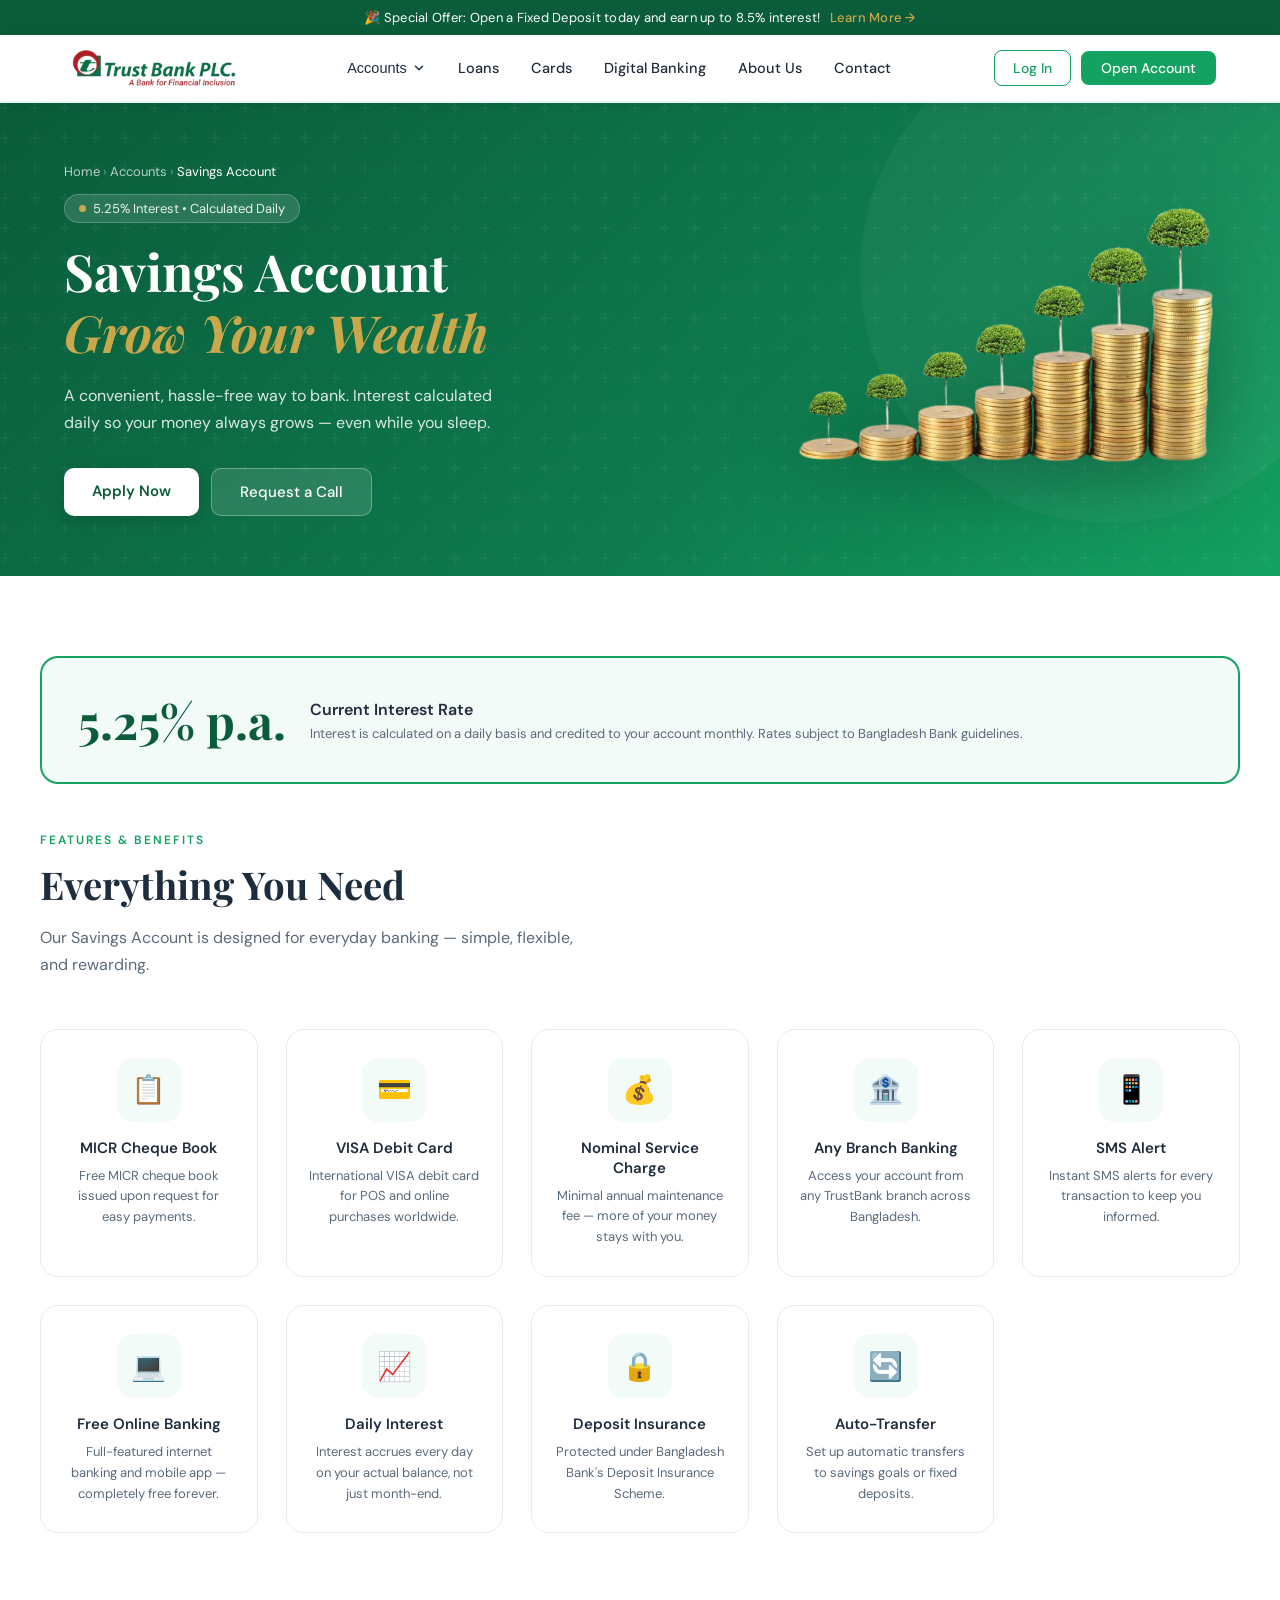
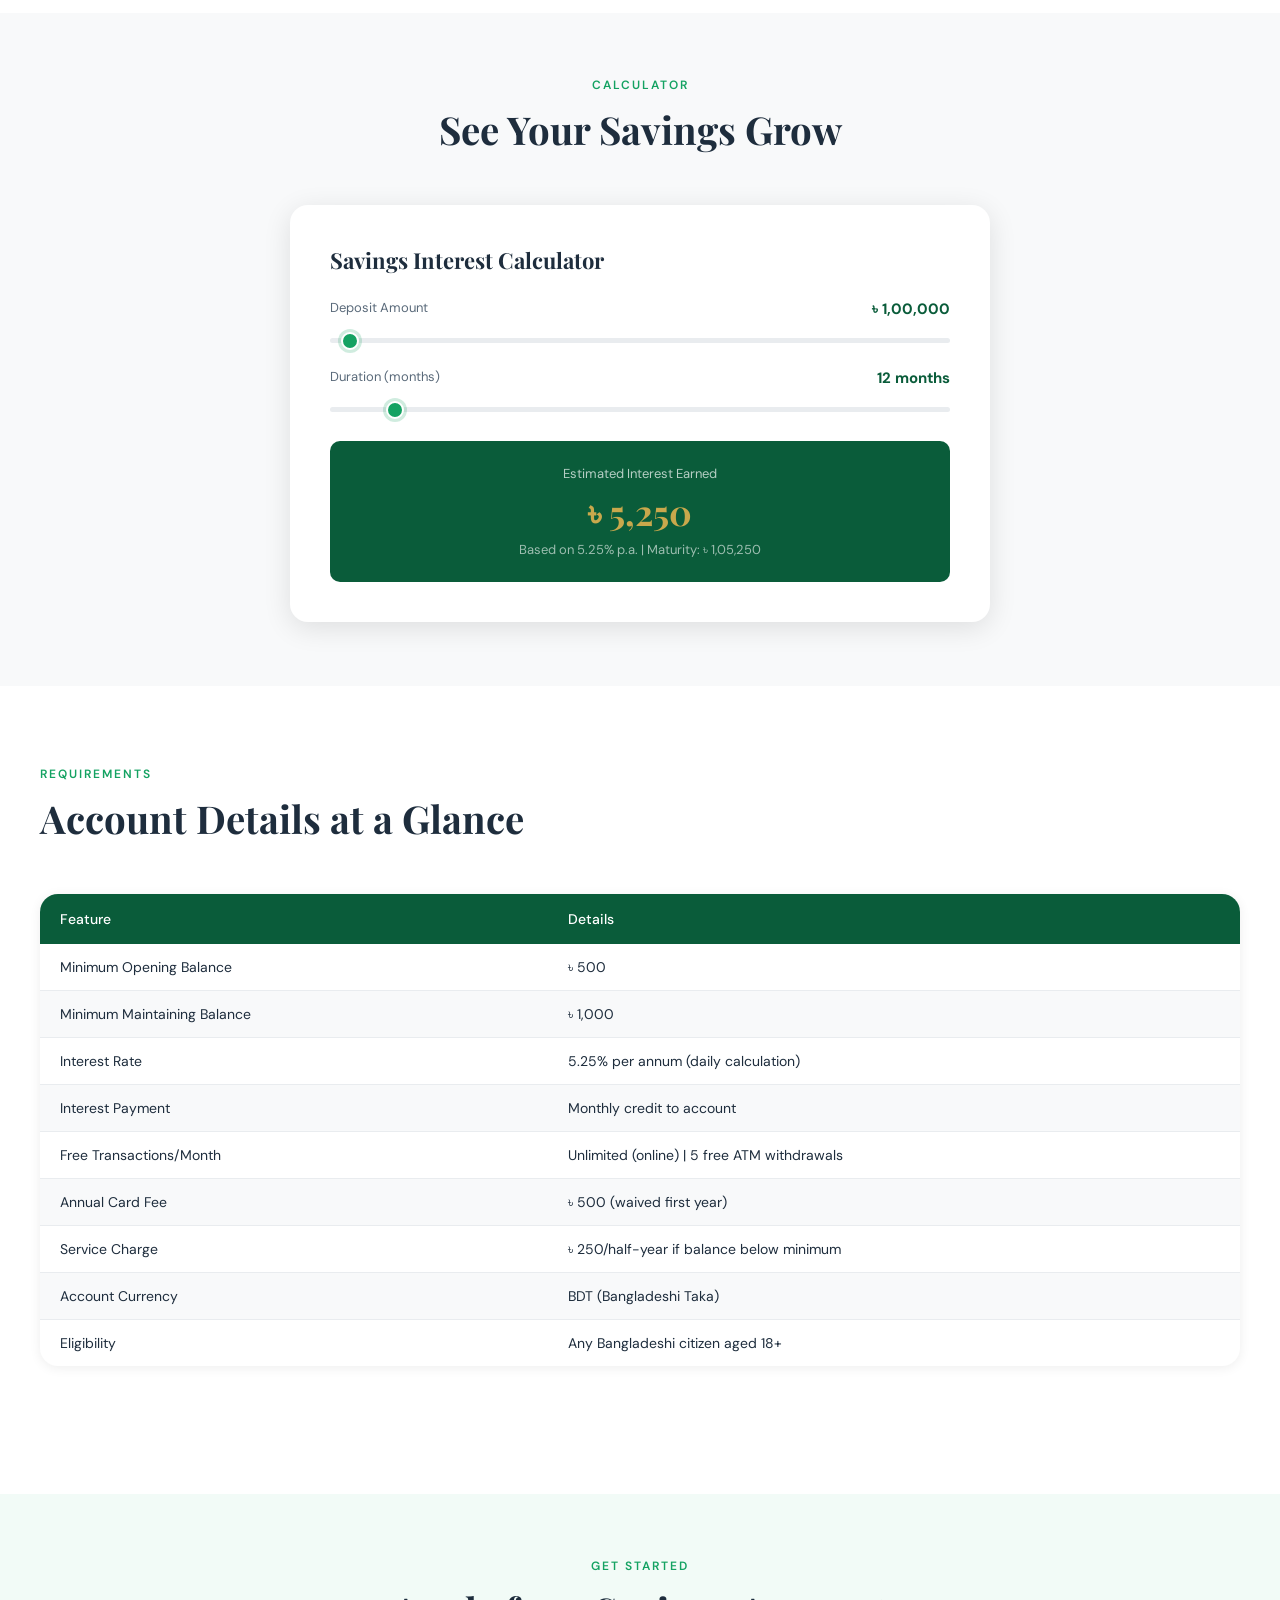
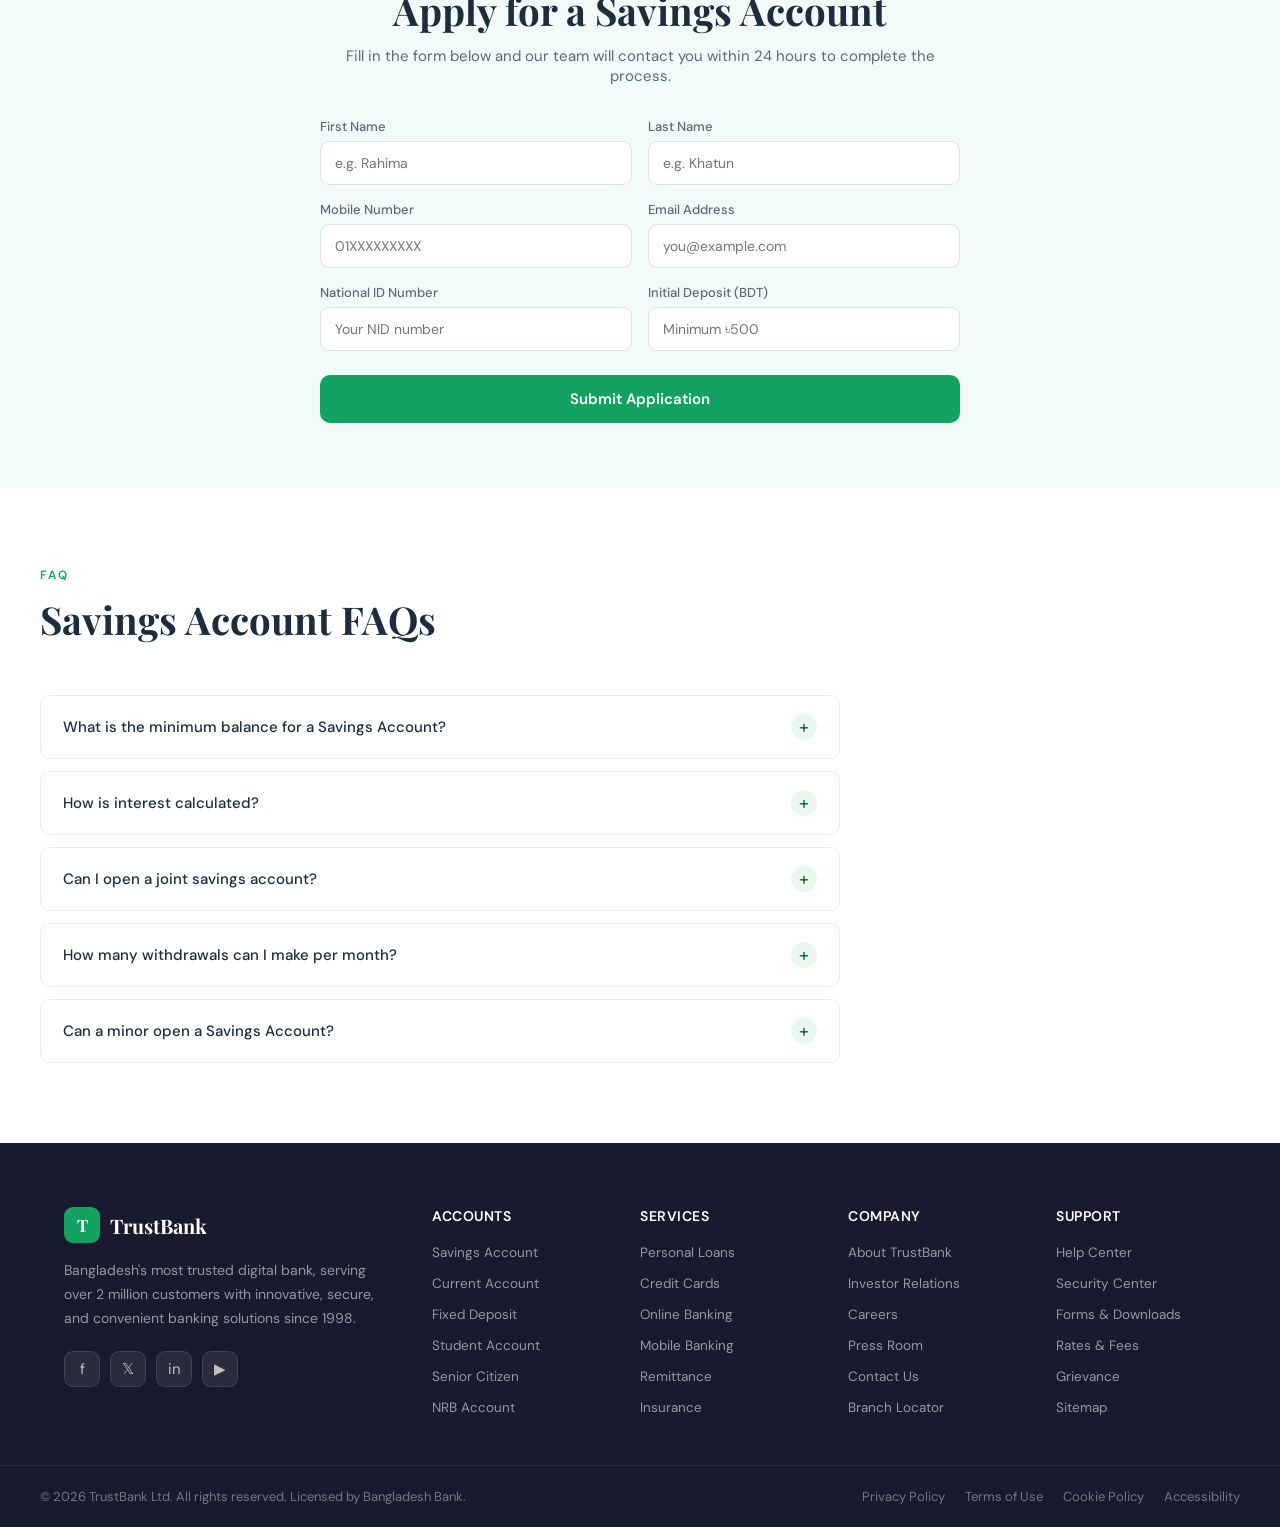
<file: pages/savings.html>
<!DOCTYPE html>
<html lang="en">
<head>
  <meta charset="UTF-8">
  <meta name="viewport" content="width=device-width, initial-scale=1.0">
  <title>Savings Account – TrustBank</title>
  <link rel="stylesheet" href="../css/style.css">
  <style>
    .savings-hero {
      background: linear-gradient(135deg, var(--green-dark) 0%, var(--green-mid) 60%, var(--green-main) 100%);
      position: relative;
      overflow: hidden;
      min-height: 440px;
      display: flex;
      align-items: center;
    }
    .savings-hero::before {
      content: '';
      position: absolute; inset: 0;
      background: url("data:image/svg+xml,%3Csvg width='60' height='60' viewBox='0 0 60 60' xmlns='http://www.w3.org/2000/svg'%3E%3Cg fill='none'%3E%3Cg fill='%23ffffff' fill-opacity='0.04'%3E%3Cpath d='M36 34v-4h-2v4h-4v2h4v4h2v-4h4v-2h-4zm0-30V0h-2v4h-4v2h4v4h2V6h4V4h-4zM6 34v-4H4v4H0v2h4v4h2v-4h4v-2H6zM6 4V0H4v4H0v2h4v4h2V6h4V4H6z'/%3E%3C/g%3E%3C/g%3E%3C/svg%3E");
    }
    .savings-hero-bg-circle {
      position: absolute; right: -80px; top: -80px;
      width: 500px; height: 500px; border-radius: 50%;
      background: rgba(255,255,255,0.04);
    }
    .savings-hero-inner {
      max-width: 1200px; margin: 0 auto;
      padding: 60px 24px;
      display: flex; align-items: center;
      justify-content: space-between;
      gap: 40px;
      position: relative; z-index: 1;
      width: 100%;
    }
    .savings-hero-content { flex: 1; color: #fff; }
    .savings-hero-image {
      flex: 0 0 420px;
      display: flex; align-items: flex-end; justify-content: center;
      position: relative;
    }
    .savings-hero-image img {
      width: 100%;
      max-width: 420px;
      object-fit: contain;
      filter: drop-shadow(0 20px 40px rgba(0,0,0,0.3));
      animation: coinsFloat 4s ease-in-out infinite;
      transform-origin: bottom center;
    }
    @keyframes coinsFloat {
      0%, 100% { transform: translateY(0px); }
      50%       { transform: translateY(-12px); }
    }
    @media (max-width: 768px) {
      .savings-hero-inner { flex-direction: column; }
      .savings-hero-image { flex: none; width: 100%; max-width: 280px; }
    }
  </style>
</head>
<body>
  <div id="nav-root"></div>

  <!-- PAGE HERO -->
  <section class="savings-hero">
    <div class="savings-hero-bg-circle"></div>
    <div class="savings-hero-inner">
      <div class="savings-hero-content">
        <div class="breadcrumb" style="margin-bottom:14px;"><a href="../index.html" style="color:rgba(255,255,255,0.7);">Home</a> <span style="color:rgba(255,255,255,0.4);"> › </span><a href="#" style="color:rgba(255,255,255,0.7);">Accounts</a> <span style="color:rgba(255,255,255,0.4);"> › </span><span style="color:#fff;">Savings Account</span></div>
        <div style="display:inline-flex;align-items:center;gap:7px;background:rgba(255,255,255,0.13);border:1px solid rgba(255,255,255,0.22);padding:5px 14px;border-radius:50px;font-size:13px;color:rgba(255,255,255,0.9);margin-bottom:18px;backdrop-filter:blur(8px);">
          <span style="width:7px;height:7px;border-radius:50%;background:#c9a84c;display:inline-block;"></span>
          5.25% Interest • Calculated Daily
        </div>
        <h1 style="font-family:'Playfair Display',serif;font-size:clamp(2.2rem,4vw,3.2rem);font-weight:700;color:#fff;line-height:1.2;margin-bottom:18px;">
          Savings Account<br><span style="color:#c9a84c;font-style:italic;">Grow Your Wealth</span>
        </h1>
        <p style="font-size:16px;line-height:1.7;color:rgba(255,255,255,0.85);max-width:460px;margin-bottom:32px;">A convenient, hassle-free way to bank. Interest calculated daily so your money always grows — even while you sleep.</p>
        <div style="display:flex;gap:12px;flex-wrap:wrap;">
          <a href="#apply" class="btn-white">Apply Now</a>
          <a href="#" class="btn-ghost">Request a Call</a>
        </div>
      </div>
      <div class="savings-hero-image">
        <img src="../img/savings.png" alt="Growing savings illustrated as stacked gold coins with trees">
      </div>
    </div>
  </section>

  <!-- RATE BOX -->
  <section class="section">
    <div class="section-inner">
      <div class="rate-box">
        <div class="rate-box-num">5.25% p.a.</div>
        <div class="rate-box-info">
          <h4>Current Interest Rate</h4>
          <p>Interest is calculated on a daily basis and credited to your account monthly. Rates subject to Bangladesh Bank guidelines.</p>
        </div>
      </div>

      <!-- FEATURES -->
      <div class="section-header">
        <div class="section-label">Features & Benefits</div>
        <h2 class="section-title">Everything You Need</h2>
        <p class="section-sub">Our Savings Account is designed for everyday banking — simple, flexible, and rewarding.</p>
      </div>
      <div class="features-grid">
        <div class="feature-card">
          <div class="feature-icon">📋</div>
          <h4>MICR Cheque Book</h4>
          <p>Free MICR cheque book issued upon request for easy payments.</p>
        </div>
        <div class="feature-card">
          <div class="feature-icon">💳</div>
          <h4>VISA Debit Card</h4>
          <p>International VISA debit card for POS and online purchases worldwide.</p>
        </div>
        <div class="feature-card">
          <div class="feature-icon">💰</div>
          <h4>Nominal Service Charge</h4>
          <p>Minimal annual maintenance fee — more of your money stays with you.</p>
        </div>
        <div class="feature-card">
          <div class="feature-icon">🏦</div>
          <h4>Any Branch Banking</h4>
          <p>Access your account from any TrustBank branch across Bangladesh.</p>
        </div>
        <div class="feature-card">
          <div class="feature-icon">📱</div>
          <h4>SMS Alert</h4>
          <p>Instant SMS alerts for every transaction to keep you informed.</p>
        </div>
        <div class="feature-card">
          <div class="feature-icon">💻</div>
          <h4>Free Online Banking</h4>
          <p>Full-featured internet banking and mobile app — completely free forever.</p>
        </div>
        <div class="feature-card">
          <div class="feature-icon">📈</div>
          <h4>Daily Interest</h4>
          <p>Interest accrues every day on your actual balance, not just month-end.</p>
        </div>
        <div class="feature-card">
          <div class="feature-icon">🔒</div>
          <h4>Deposit Insurance</h4>
          <p>Protected under Bangladesh Bank's Deposit Insurance Scheme.</p>
        </div>
        <div class="feature-card">
          <div class="feature-icon">🔄</div>
          <h4>Auto-Transfer</h4>
          <p>Set up automatic transfers to savings goals or fixed deposits.</p>
        </div>
      </div>
    </div>
  </section>

  <!-- INTEREST CALCULATOR -->
  <section class="calc-section">
    <div class="calc-inner">
      <div class="section-header" style="text-align:center;">
        <div class="section-label">Calculator</div>
        <h2 class="section-title">See Your Savings Grow</h2>
      </div>
      <div class="calc-box">
        <h3>Savings Interest Calculator</h3>
        <div class="calc-range">
          <label>Deposit Amount <strong id="amt-label">৳ 1,00,000</strong></label>
          <input type="range" id="amt-range" min="10000" max="5000000" step="10000" value="100000" oninput="calcSavings()">
        </div>
        <div class="calc-range">
          <label>Duration (months) <strong id="dur-label">12 months</strong></label>
          <input type="range" id="dur-range" min="1" max="120" step="1" value="12" oninput="calcSavings()">
        </div>
        <div class="calc-result">
          <div class="res-label">Estimated Interest Earned</div>
          <div class="res-num" id="calc-result">৳ 5,250</div>
          <div style="font-size:13px; color:rgba(255,255,255,0.6); margin-top:6px;">Based on 5.25% p.a. | Maturity: <span id="maturity-amt">৳ 1,05,250</span></div>
        </div>
      </div>
    </div>
  </section>

  <!-- COMPARE TABLE -->
  <section class="section">
    <div class="section-inner">
      <div class="section-header">
        <div class="section-label">Requirements</div>
        <h2 class="section-title">Account Details at a Glance</h2>
      </div>
      <table class="compare-table">
        <thead><tr><th>Feature</th><th>Details</th></tr></thead>
        <tbody>
          <tr><td>Minimum Opening Balance</td><td>৳ 500</td></tr>
          <tr><td>Minimum Maintaining Balance</td><td>৳ 1,000</td></tr>
          <tr><td>Interest Rate</td><td>5.25% per annum (daily calculation)</td></tr>
          <tr><td>Interest Payment</td><td>Monthly credit to account</td></tr>
          <tr><td>Free Transactions/Month</td><td>Unlimited (online) | 5 free ATM withdrawals</td></tr>
          <tr><td>Annual Card Fee</td><td>৳ 500 (waived first year)</td></tr>
          <tr><td>Service Charge</td><td>৳ 250/half-year if balance below minimum</td></tr>
          <tr><td>Account Currency</td><td>BDT (Bangladeshi Taka)</td></tr>
          <tr><td>Eligibility</td><td>Any Bangladeshi citizen aged 18+</td></tr>
        </tbody>
      </table>
    </div>
  </section>

  <!-- APPLY FORM -->
  <section class="apply-section" id="apply">
    <div class="apply-inner">
      <div class="section-label" style="text-align:center;">Get Started</div>
      <h2 class="section-title">Apply for a Savings Account</h2>
      <p>Fill in the form below and our team will contact you within 24 hours to complete the process.</p>
      <div class="form-row">
        <div class="form-group"><label>First Name</label><input type="text" placeholder="e.g. Rahima"></div>
        <div class="form-group"><label>Last Name</label><input type="text" placeholder="e.g. Khatun"></div>
      </div>
      <div class="form-row">
        <div class="form-group"><label>Mobile Number</label><input type="tel" placeholder="01XXXXXXXXX"></div>
        <div class="form-group"><label>Email Address</label><input type="email" placeholder="you@example.com"></div>
      </div>
      <div class="form-row">
        <div class="form-group"><label>National ID Number</label><input type="text" placeholder="Your NID number"></div>
        <div class="form-group"><label>Initial Deposit (BDT)</label><input type="number" placeholder="Minimum ৳500"></div>
      </div>
      <button class="btn-submit" onclick="showSuccess()">Submit Application</button>
      <p id="form-success" style="display:none; margin-top:16px; color: var(--green-dark); font-weight:600;">✅ Application submitted! We'll contact you within 24 hours.</p>
    </div>
  </section>

  <!-- FAQ -->
  <section class="section">
    <div class="section-inner">
      <div class="section-header">
        <div class="section-label">FAQ</div>
        <h2 class="section-title">Savings Account FAQs</h2>
      </div>
      <div class="faq-list">
        <div class="faq-item">
          <div class="faq-question">What is the minimum balance for a Savings Account? <span class="faq-icon">+</span></div>
          <div class="faq-answer">The minimum opening balance is ৳500 and the minimum maintaining balance is ৳1,000. If your balance falls below ৳1,000, a service charge of ৳250 per half-year applies.</div>
        </div>
        <div class="faq-item">
          <div class="faq-question">How is interest calculated? <span class="faq-icon">+</span></div>
          <div class="faq-answer">Interest is calculated on the daily closing balance and credited to your account monthly. At 5.25% p.a., a balance of ৳1,00,000 earns approximately ৳437 per month.</div>
        </div>
        <div class="faq-item">
          <div class="faq-question">Can I open a joint savings account? <span class="faq-icon">+</span></div>
          <div class="faq-answer">Yes! Joint accounts are available with "Either or Survivor" and "Joint" operation modes. Both account holders must provide KYC documents.</div>
        </div>
        <div class="faq-item">
          <div class="faq-question">How many withdrawals can I make per month? <span class="faq-icon">+</span></div>
          <div class="faq-answer">There is no limit on online/mobile banking transfers. ATM withdrawals are free up to 5 times per month; additional withdrawals incur a nominal charge.</div>
        </div>
        <div class="faq-item">
          <div class="faq-question">Can a minor open a Savings Account? <span class="faq-icon">+</span></div>
          <div class="faq-answer">Yes, minors can have a savings account operated by a guardian. Upon reaching 18, the account can be converted to a regular savings account. Check our Student Account for special minor benefits.</div>
        </div>
      </div>
    </div>
  </section>

  <div id="footer-root"></div>
  <script src="../js/components.js"></script>
  <script>
    function calcSavings() {
      const amt = parseFloat(document.getElementById('amt-range').value);
      const months = parseInt(document.getElementById('dur-range').value);
      const rate = 5.25 / 100;
      const interest = amt * rate * (months / 12);
      const maturity = amt + interest;
      document.getElementById('amt-label').textContent = '৳ ' + amt.toLocaleString('en-IN');
      document.getElementById('dur-label').textContent = months + (months === 1 ? ' month' : ' months');
      document.getElementById('calc-result').textContent = '৳ ' + Math.round(interest).toLocaleString('en-IN');
      document.getElementById('maturity-amt').textContent = '৳ ' + Math.round(maturity).toLocaleString('en-IN');
    }
    calcSavings();
    function showSuccess() {
      document.getElementById('form-success').style.display = 'block';
      window.scrollTo({ top: document.getElementById('apply').offsetTop, behavior: 'smooth' });
    }
  </script>
</body>
</html>
</file>
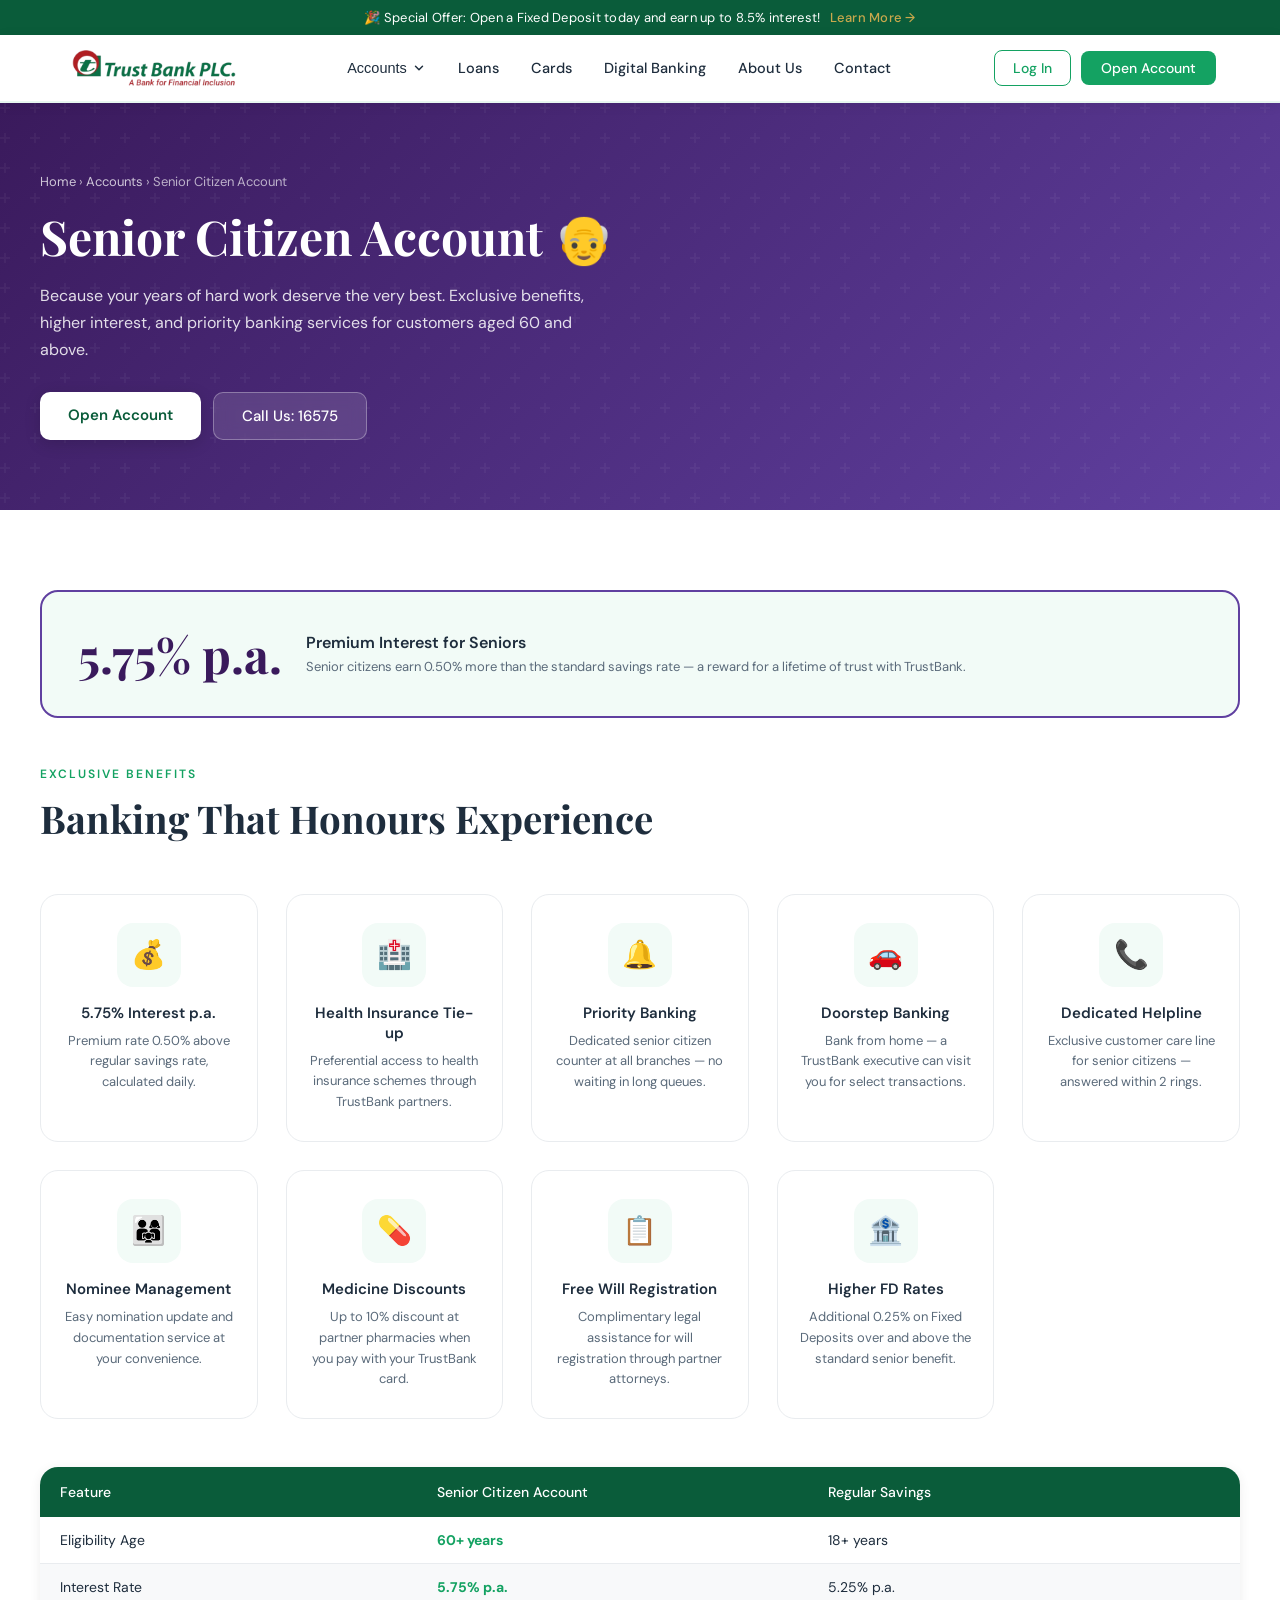
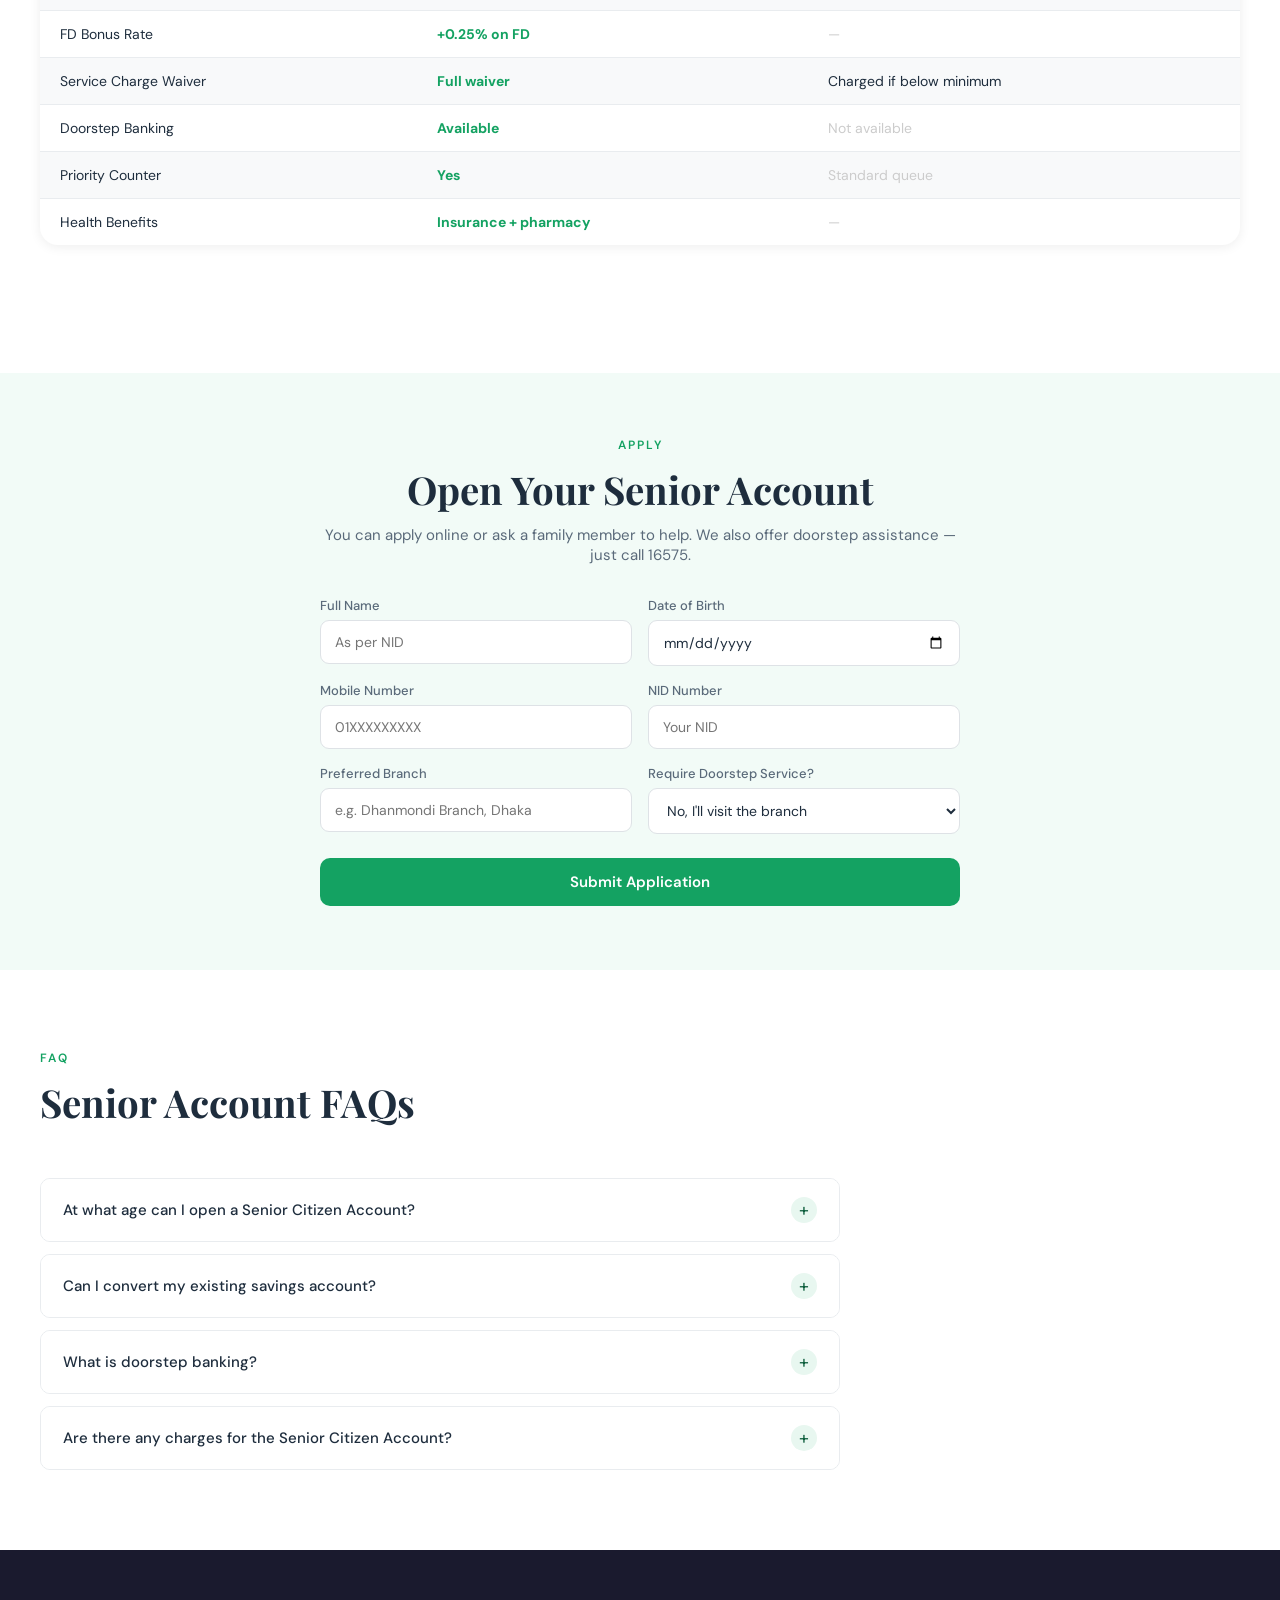
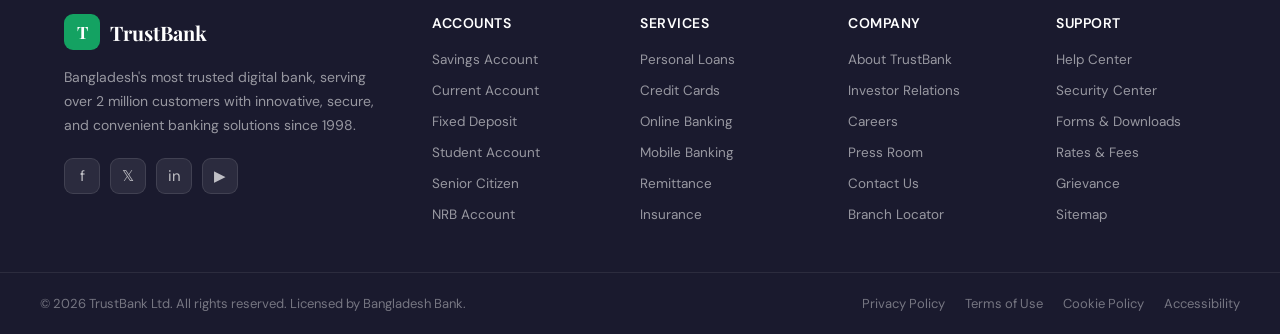
<file: pages/senior.html>
<!DOCTYPE html>
<html lang="en">
<head>
  <meta charset="UTF-8">
  <meta name="viewport" content="width=device-width, initial-scale=1.0">
  <title>Senior Citizen Account – TrustBank</title>
  <link rel="stylesheet" href="../css/style.css">
</head>
<body>
  <div id="nav-root"></div>

  <section class="page-hero" style="background: linear-gradient(135deg, #3a1a5c, #6040a0);">
    <div class="page-hero-inner">
      <div class="breadcrumb"><a href="../index.html">Home</a> › <a href="#">Accounts</a> › Senior Citizen Account</div>
      <h1>Senior Citizen Account 👴</h1>
      <p>Because your years of hard work deserve the very best. Exclusive benefits, higher interest, and priority banking services for customers aged 60 and above.</p>
      <div class="page-hero-actions">
        <a href="#apply" class="btn-white">Open Account</a>
        <a href="#" class="btn-ghost">Call Us: 16575</a>
      </div>
    </div>
  </section>

  <section class="section">
    <div class="section-inner">
      <div class="rate-box" style="border-color:#6040a0;">
        <div class="rate-box-num" style="color:#3a1a5c;">5.75% p.a.</div>
        <div class="rate-box-info">
          <h4>Premium Interest for Seniors</h4>
          <p>Senior citizens earn 0.50% more than the standard savings rate — a reward for a lifetime of trust with TrustBank.</p>
        </div>
      </div>

      <div class="section-header">
        <div class="section-label">Exclusive Benefits</div>
        <h2 class="section-title">Banking That Honours Experience</h2>
      </div>
      <div class="features-grid">
        <div class="feature-card"><div class="feature-icon">💰</div><h4>5.75% Interest p.a.</h4><p>Premium rate 0.50% above regular savings rate, calculated daily.</p></div>
        <div class="feature-card"><div class="feature-icon">🏥</div><h4>Health Insurance Tie-up</h4><p>Preferential access to health insurance schemes through TrustBank partners.</p></div>
        <div class="feature-card"><div class="feature-icon">🔔</div><h4>Priority Banking</h4><p>Dedicated senior citizen counter at all branches — no waiting in long queues.</p></div>
        <div class="feature-card"><div class="feature-icon">🚗</div><h4>Doorstep Banking</h4><p>Bank from home — a TrustBank executive can visit you for select transactions.</p></div>
        <div class="feature-card"><div class="feature-icon">📞</div><h4>Dedicated Helpline</h4><p>Exclusive customer care line for senior citizens — answered within 2 rings.</p></div>
        <div class="feature-card"><div class="feature-icon">👨‍👩‍👧</div><h4>Nominee Management</h4><p>Easy nomination update and documentation service at your convenience.</p></div>
        <div class="feature-card"><div class="feature-icon">💊</div><h4>Medicine Discounts</h4><p>Up to 10% discount at partner pharmacies when you pay with your TrustBank card.</p></div>
        <div class="feature-card"><div class="feature-icon">📋</div><h4>Free Will Registration</h4><p>Complimentary legal assistance for will registration through partner attorneys.</p></div>
        <div class="feature-card"><div class="feature-icon">🏦</div><h4>Higher FD Rates</h4><p>Additional 0.25% on Fixed Deposits over and above the standard senior benefit.</p></div>
      </div>

      <table class="compare-table" style="margin-top:48px;">
        <thead><tr><th>Feature</th><th>Senior Citizen Account</th><th>Regular Savings</th></tr></thead>
        <tbody>
          <tr><td>Eligibility Age</td><td class="check">60+ years</td><td>18+ years</td></tr>
          <tr><td>Interest Rate</td><td class="check">5.75% p.a.</td><td>5.25% p.a.</td></tr>
          <tr><td>FD Bonus Rate</td><td class="check">+0.25% on FD</td><td class="cross">—</td></tr>
          <tr><td>Service Charge Waiver</td><td class="check">Full waiver</td><td>Charged if below minimum</td></tr>
          <tr><td>Doorstep Banking</td><td class="check">Available</td><td class="cross">Not available</td></tr>
          <tr><td>Priority Counter</td><td class="check">Yes</td><td class="cross">Standard queue</td></tr>
          <tr><td>Health Benefits</td><td class="check">Insurance + pharmacy</td><td class="cross">—</td></tr>
        </tbody>
      </table>
    </div>
  </section>

  <section class="apply-section" id="apply">
    <div class="apply-inner">
      <div class="section-label" style="text-align:center;">Apply</div>
      <h2 class="section-title">Open Your Senior Account</h2>
      <p>You can apply online or ask a family member to help. We also offer doorstep assistance — just call 16575.</p>
      <div class="form-row">
        <div class="form-group"><label>Full Name</label><input type="text" placeholder="As per NID"></div>
        <div class="form-group"><label>Date of Birth</label><input type="date"></div>
      </div>
      <div class="form-row">
        <div class="form-group"><label>Mobile Number</label><input type="tel" placeholder="01XXXXXXXXX"></div>
        <div class="form-group"><label>NID Number</label><input type="text" placeholder="Your NID"></div>
      </div>
      <div class="form-row">
        <div class="form-group"><label>Preferred Branch</label><input type="text" placeholder="e.g. Dhanmondi Branch, Dhaka"></div>
        <div class="form-group"><label>Require Doorstep Service?</label>
          <select><option>No, I'll visit the branch</option><option>Yes, please send an executive</option></select>
        </div>
      </div>
      <button class="btn-submit" onclick="document.getElementById('sen-success').style.display='block'">Submit Application</button>
      <p id="sen-success" style="display:none;margin-top:16px;color:var(--green-dark);font-weight:600;">✅ Application submitted! We'll contact you shortly. Need help? Call 16575.</p>
    </div>
  </section>

  <section class="section">
    <div class="section-inner">
      <div class="section-header"><div class="section-label">FAQ</div><h2 class="section-title">Senior Account FAQs</h2></div>
      <div class="faq-list">
        <div class="faq-item">
          <div class="faq-question">At what age can I open a Senior Citizen Account? <span class="faq-icon">+</span></div>
          <div class="faq-answer">The account is available for customers aged 60 years and above. You'll need to provide proof of age (NID or birth certificate) when applying.</div>
        </div>
        <div class="faq-item">
          <div class="faq-question">Can I convert my existing savings account? <span class="faq-icon">+</span></div>
          <div class="faq-answer">Yes! If you already have a TrustBank savings account and are 60+, you can convert it to a Senior Citizen Account at any branch or online. Your account number and balance remain unchanged.</div>
        </div>
        <div class="faq-item">
          <div class="faq-question">What is doorstep banking? <span class="faq-icon">+</span></div>
          <div class="faq-answer">For seniors who find it difficult to visit a branch, TrustBank offers doorstep banking services. A bank executive will visit your home for cash deposits, withdrawals, KYC updates, and other select services. Available in major cities.</div>
        </div>
        <div class="faq-item">
          <div class="faq-question">Are there any charges for the Senior Citizen Account? <span class="faq-icon">+</span></div>
          <div class="faq-answer">No maintenance charges whatsoever. The annual debit card fee is also fully waived for senior citizens.</div>
        </div>
      </div>
    </div>
  </section>

  <div id="footer-root"></div>
  <script src="../js/components.js"></script>
</body>
</html>
</file>
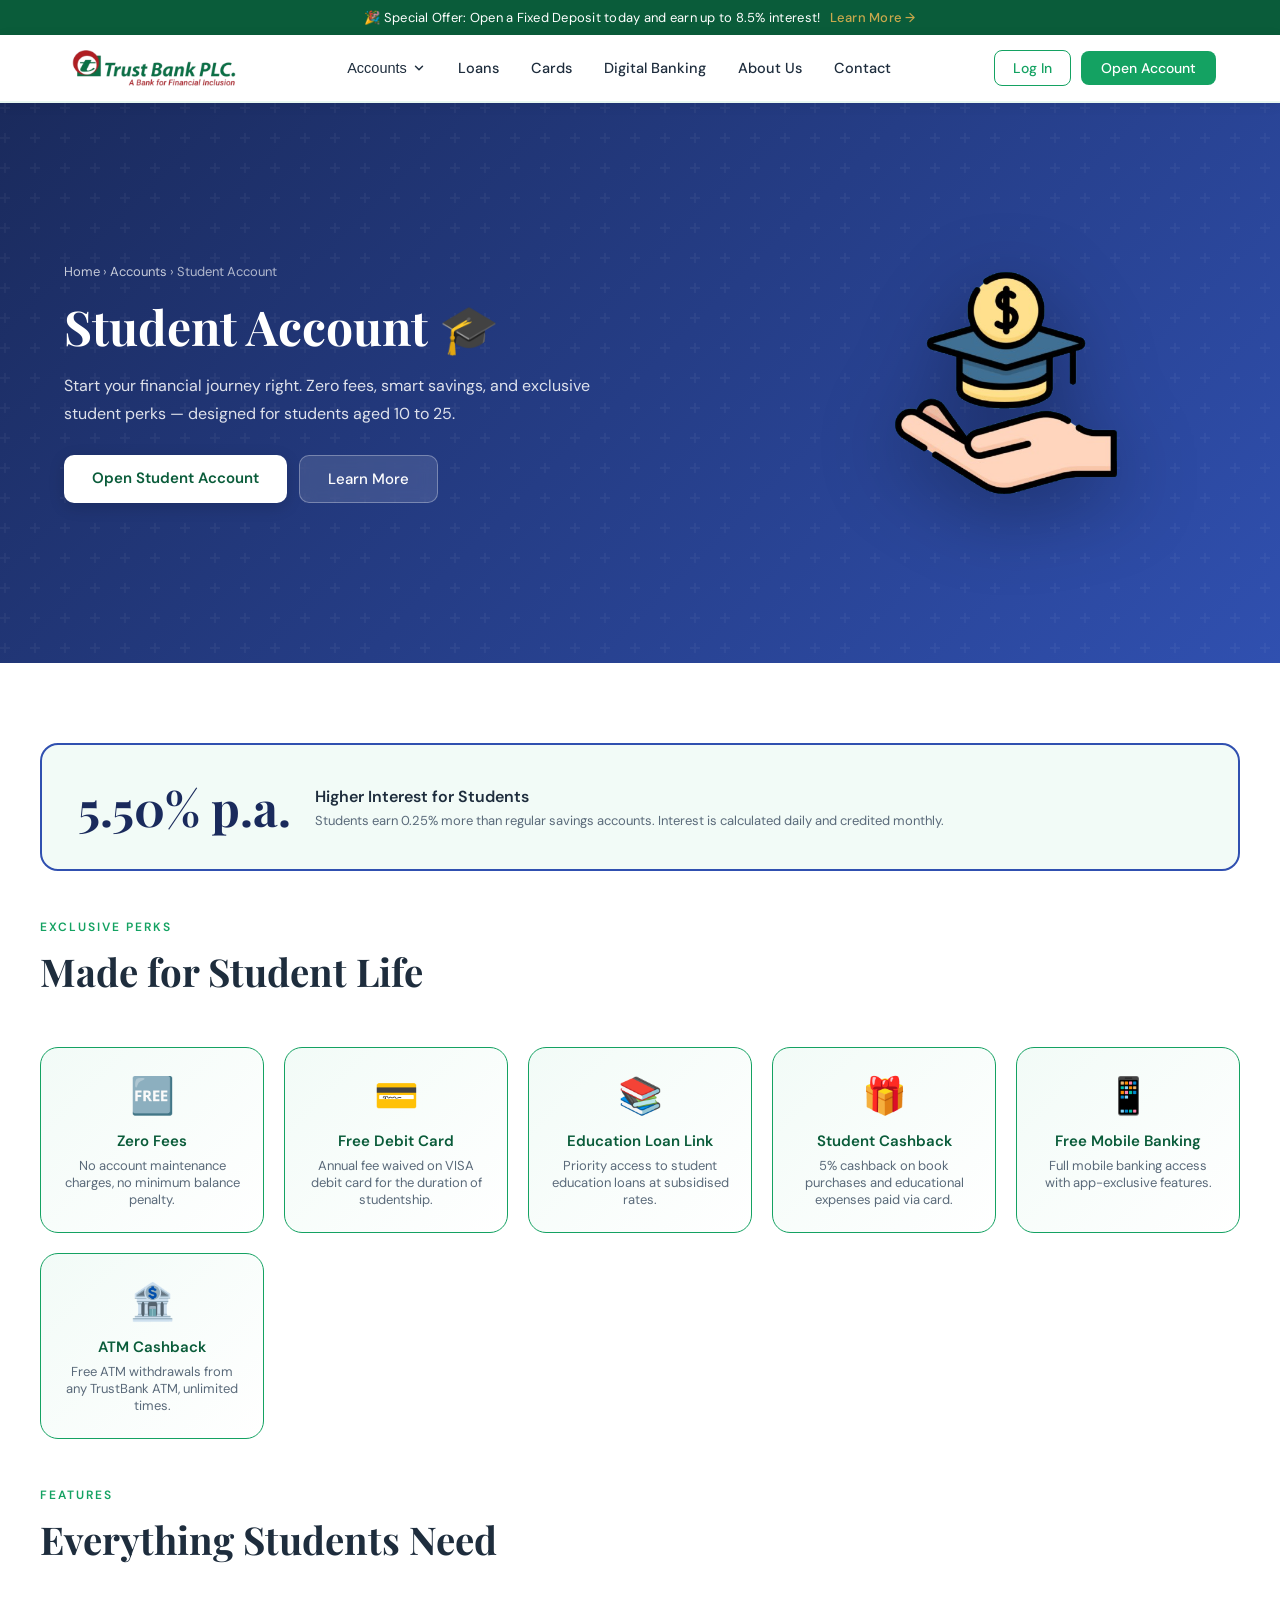
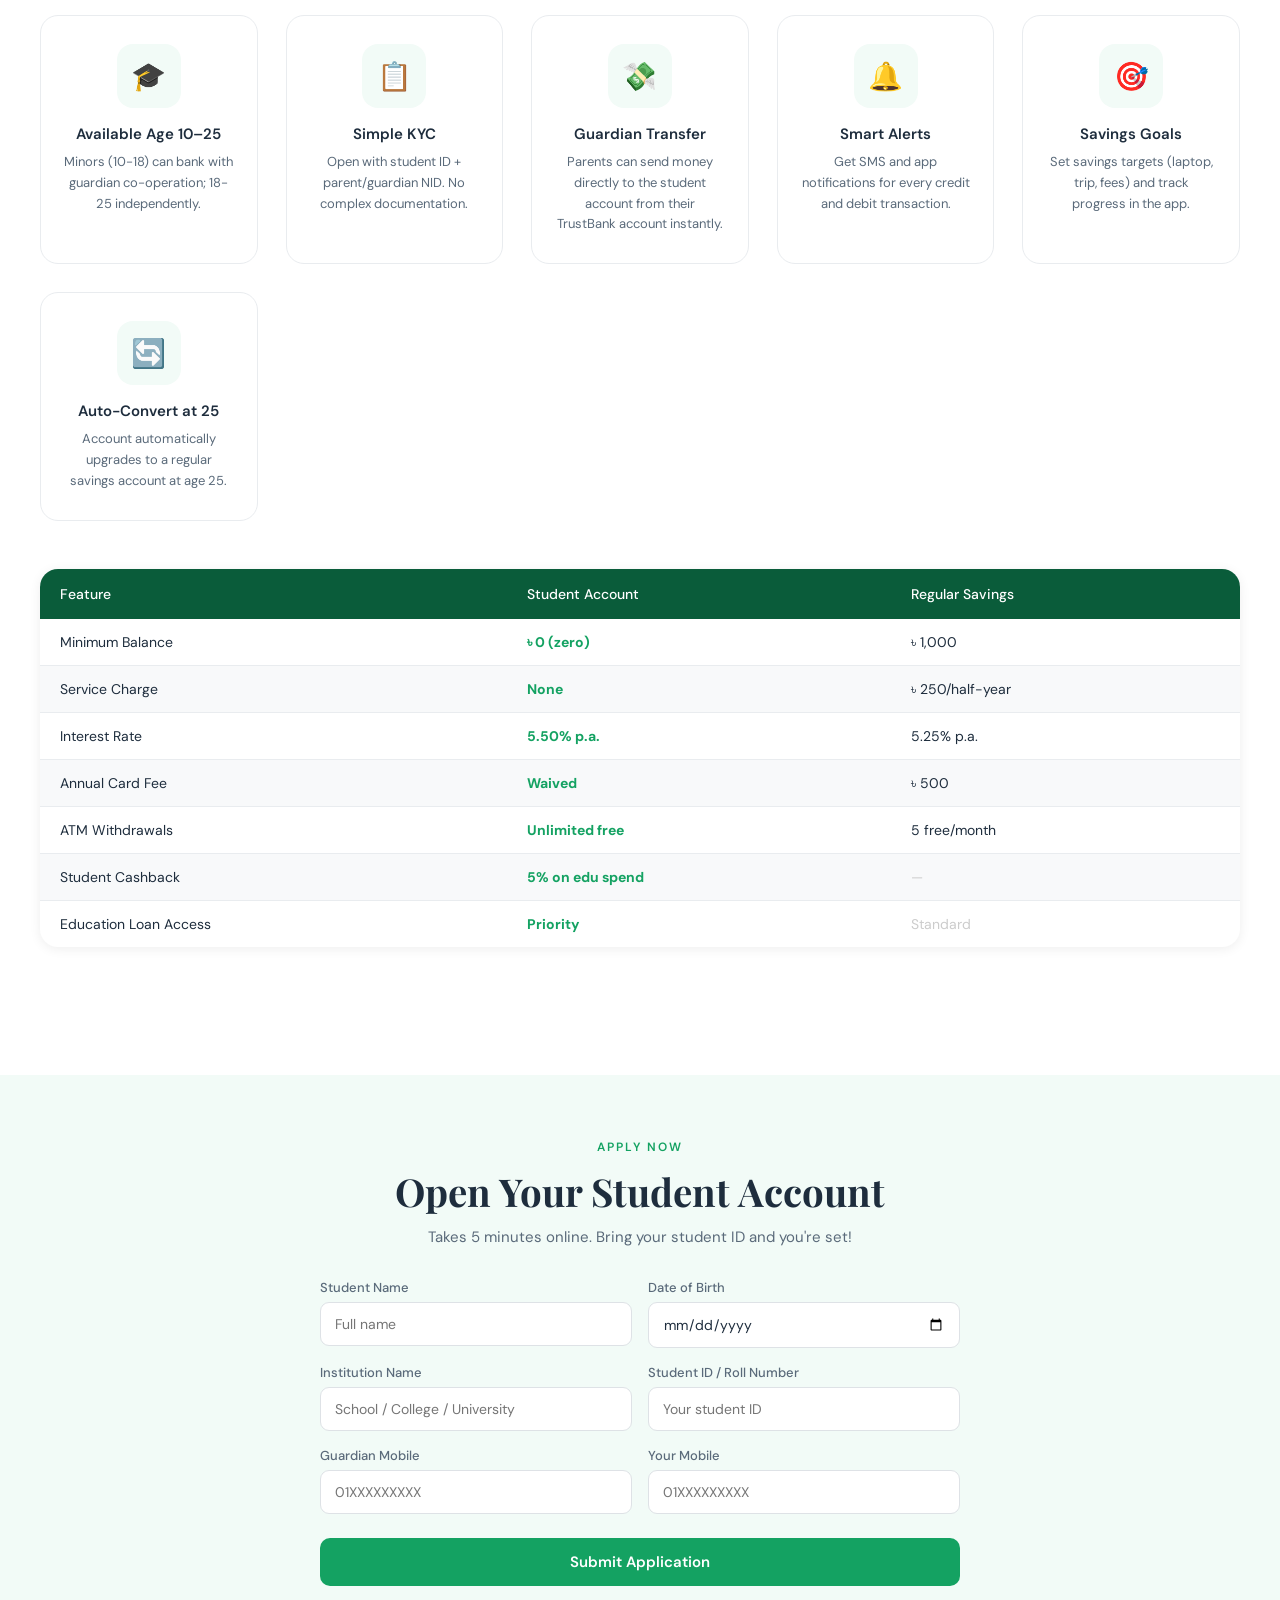
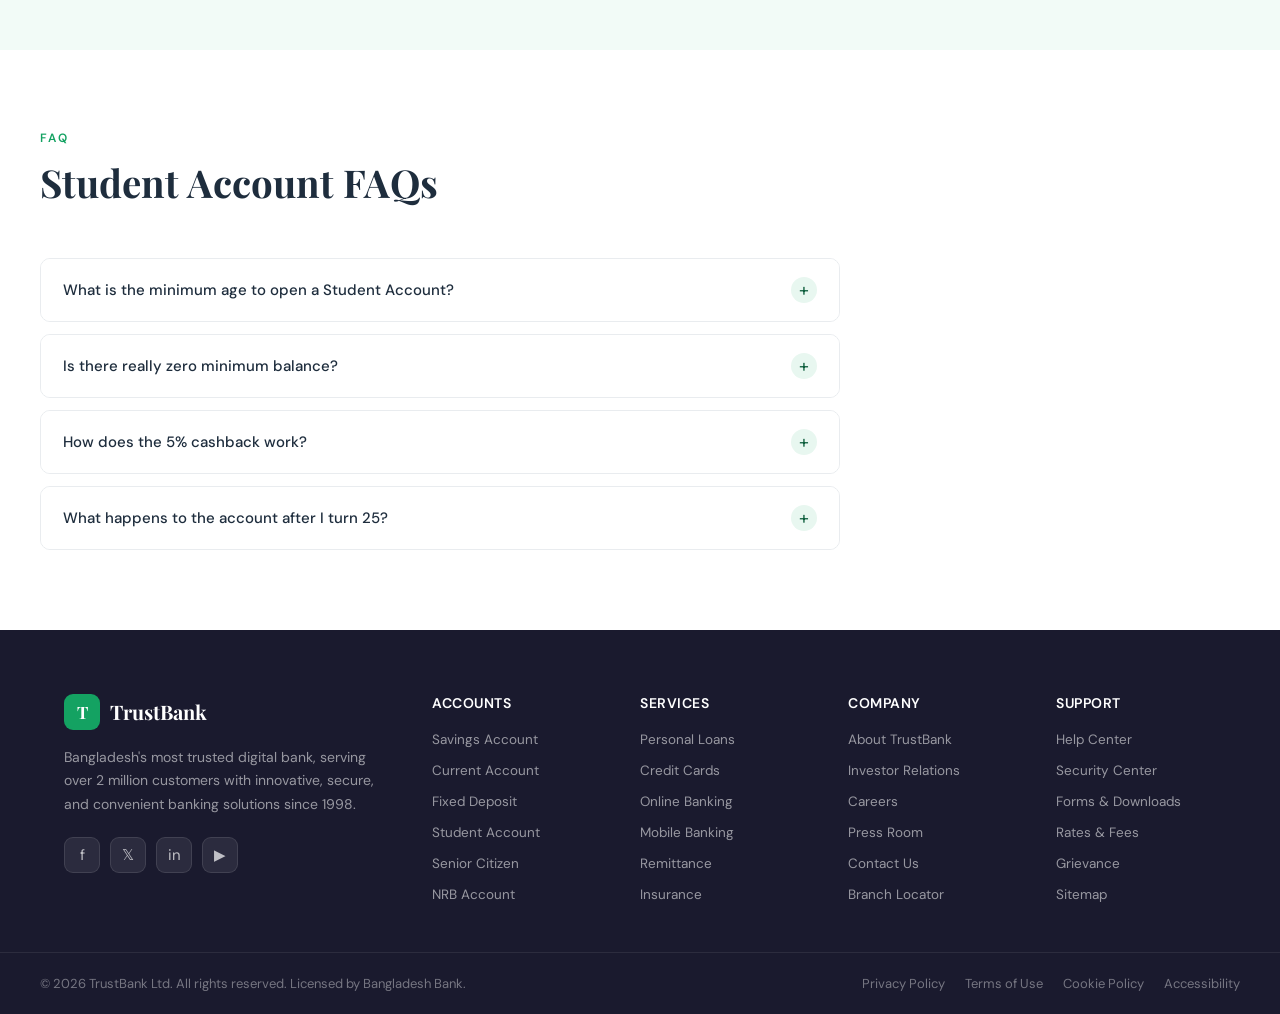
<file: pages/student.html>
<!DOCTYPE html>
<html lang="en">
<head>
  <meta charset="UTF-8">
  <meta name="viewport" content="width=device-width, initial-scale=1.0">
  <title>Student Account – TrustBank</title>
  <link rel="stylesheet" href="../css/style.css">
  <style>
    .student-perks { display: grid; grid-template-columns: repeat(auto-fit, minmax(200px, 1fr)); gap: 20px; margin-bottom: 48px; }
    .perk-card {
      background: linear-gradient(135deg, var(--green-pale), #fff);
      border: 1.5px solid var(--green-main);
      border-radius: var(--radius-lg); padding: 24px 20px; text-align: center;
    }
    .perk-card .perk-icon { font-size: 36px; margin-bottom: 12px; }
    .perk-card h4 { font-size: 15px; font-weight: 600; margin-bottom: 6px; color: var(--green-dark); }
    .perk-card p { font-size: 13px; color: var(--text-muted); }
    .page-hero-content { flex: 1; color: #fff; }
    .page-hero-image {
      flex: 0 0 420px;
      display: flex; align-items: flex-end; justify-content: center;
      position: relative;
    }
    .page-hero-inner {
      max-width: 1200px; margin: 0 auto;
      padding: 60px 24px;
      display: flex; align-items: center;
      justify-content: space-between;
      gap: 40px;
      position: relative; z-index: 1;
      width: 100%;
    }
    .page-hero-image img {
      width: 100%;
      max-width: 300px;
      object-fit: contain;
      filter: drop-shadow(0 20px 40px rgba(0,0,0,0.3));
      animation: coinsFloat 4s ease-in-out infinite;
      transform-origin: bottom center;
    }
    @keyframes coinsFloat {
      0%, 100% { transform: translateY(0px); }
      50%       { transform: translateY(-12px); }
    }
    @media (max-width: 768px) {
      .page-hero-inner { flex-direction: column; }
      .page-hero-image { flex: none; width: 100%; max-width: 280px; }
    }
  </style>
</head>
<body>
  <div id="nav-root"></div>

  <section class="page-hero" style="background: linear-gradient(135deg, #1a2a5c, #3050b0);">
    <div class="page-hero-inner">
      <div class="page-hero-content">
        <div class="breadcrumb"><a href="../index.html">Home</a> › <a href="#">Accounts</a> › Student Account</div>
        <h1>Student Account 🎓</h1>
        <p>Start your financial journey right. Zero fees, smart savings, and exclusive student perks — designed for students aged 10 to 25.</p>
        <div class="page-hero-actions">
          <a href="#apply" class="btn-white">Open Student Account</a>
          <a href="#" class="btn-ghost">Learn More</a>
        </div>
      </div>
      <div class="page-hero-image">
        <img src="../img/student.png" alt="Growing savings illustrated as stacked gold coins with trees">
      </div>
    </div>
  </section>

  <section class="section">
    <div class="section-inner">
      <div class="rate-box" style="border-color: #3050b0;">
        <div class="rate-box-num" style="color:#1a2a5c;">5.50% p.a.</div>
        <div class="rate-box-info">
          <h4>Higher Interest for Students</h4>
          <p>Students earn 0.25% more than regular savings accounts. Interest is calculated daily and credited monthly.</p>
        </div>
      </div>

      <div class="section-header">
        <div class="section-label">Exclusive Perks</div>
        <h2 class="section-title">Made for Student Life</h2>
      </div>
      <div class="student-perks">
        <div class="perk-card"><div class="perk-icon">🆓</div><h4>Zero Fees</h4><p>No account maintenance charges, no minimum balance penalty.</p></div>
        <div class="perk-card"><div class="perk-icon">💳</div><h4>Free Debit Card</h4><p>Annual fee waived on VISA debit card for the duration of studentship.</p></div>
        <div class="perk-card"><div class="perk-icon">📚</div><h4>Education Loan Link</h4><p>Priority access to student education loans at subsidised rates.</p></div>
        <div class="perk-card"><div class="perk-icon">🎁</div><h4>Student Cashback</h4><p>5% cashback on book purchases and educational expenses paid via card.</p></div>
        <div class="perk-card"><div class="perk-icon">📱</div><h4>Free Mobile Banking</h4><p>Full mobile banking access with app-exclusive features.</p></div>
        <div class="perk-card"><div class="perk-icon">🏦</div><h4>ATM Cashback</h4><p>Free ATM withdrawals from any TrustBank ATM, unlimited times.</p></div>
      </div>

      <div class="section-header">
        <div class="section-label">Features</div>
        <h2 class="section-title">Everything Students Need</h2>
      </div>
      <div class="features-grid">
        <div class="feature-card"><div class="feature-icon">🎓</div><h4>Available Age 10–25</h4><p>Minors (10-18) can bank with guardian co-operation; 18-25 independently.</p></div>
        <div class="feature-card"><div class="feature-icon">📋</div><h4>Simple KYC</h4><p>Open with student ID + parent/guardian NID. No complex documentation.</p></div>
        <div class="feature-card"><div class="feature-icon">💸</div><h4>Guardian Transfer</h4><p>Parents can send money directly to the student account from their TrustBank account instantly.</p></div>
        <div class="feature-card"><div class="feature-icon">🔔</div><h4>Smart Alerts</h4><p>Get SMS and app notifications for every credit and debit transaction.</p></div>
        <div class="feature-card"><div class="feature-icon">🎯</div><h4>Savings Goals</h4><p>Set savings targets (laptop, trip, fees) and track progress in the app.</p></div>
        <div class="feature-card"><div class="feature-icon">🔄</div><h4>Auto-Convert at 25</h4><p>Account automatically upgrades to a regular savings account at age 25.</p></div>
      </div>

      <table class="compare-table" style="margin-top:48px;">
        <thead><tr><th>Feature</th><th>Student Account</th><th>Regular Savings</th></tr></thead>
        <tbody>
          <tr><td>Minimum Balance</td><td class="check">৳ 0 (zero)</td><td>৳ 1,000</td></tr>
          <tr><td>Service Charge</td><td class="check">None</td><td>৳ 250/half-year</td></tr>
          <tr><td>Interest Rate</td><td class="check">5.50% p.a.</td><td>5.25% p.a.</td></tr>
          <tr><td>Annual Card Fee</td><td class="check">Waived</td><td>৳ 500</td></tr>
          <tr><td>ATM Withdrawals</td><td class="check">Unlimited free</td><td>5 free/month</td></tr>
          <tr><td>Student Cashback</td><td class="check">5% on edu spend</td><td class="cross">—</td></tr>
          <tr><td>Education Loan Access</td><td class="check">Priority</td><td class="cross">Standard</td></tr>
        </tbody>
      </table>
    </div>
  </section>

  <section class="apply-section" id="apply">
    <div class="apply-inner">
      <div class="section-label" style="text-align:center;">Apply Now</div>
      <h2 class="section-title">Open Your Student Account</h2>
      <p>Takes 5 minutes online. Bring your student ID and you're set!</p>
      <div class="form-row">
        <div class="form-group"><label>Student Name</label><input type="text" placeholder="Full name"></div>
        <div class="form-group"><label>Date of Birth</label><input type="date"></div>
      </div>
      <div class="form-row">
        <div class="form-group"><label>Institution Name</label><input type="text" placeholder="School / College / University"></div>
        <div class="form-group"><label>Student ID / Roll Number</label><input type="text" placeholder="Your student ID"></div>
      </div>
      <div class="form-row">
        <div class="form-group"><label>Guardian Mobile</label><input type="tel" placeholder="01XXXXXXXXX"></div>
        <div class="form-group"><label>Your Mobile</label><input type="tel" placeholder="01XXXXXXXXX"></div>
      </div>
      <button class="btn-submit" onclick="document.getElementById('stu-success').style.display='block'">Submit Application</button>
      <p id="stu-success" style="display:none;margin-top:16px;color:var(--green-dark);font-weight:600;">✅ Great! We'll contact you and your guardian within 24 hours to activate your account.</p>
    </div>
  </section>

  <section class="section">
    <div class="section-inner">
      <div class="section-header"><div class="section-label">FAQ</div><h2 class="section-title">Student Account FAQs</h2></div>
      <div class="faq-list">
        <div class="faq-item">
          <div class="faq-question">What is the minimum age to open a Student Account? <span class="faq-icon">+</span></div>
          <div class="faq-answer">Students as young as 10 years old can open an account with a guardian. From age 18, the student can independently operate the account without guardian involvement.</div>
        </div>
        <div class="faq-item">
          <div class="faq-question">Is there really zero minimum balance? <span class="faq-icon">+</span></div>
          <div class="faq-answer">Yes! We understand students often have limited funds. There is absolutely no minimum balance requirement and no penalty for zero balance, as long as the account is active (at least one transaction per year).</div>
        </div>
        <div class="faq-item">
          <div class="faq-question">How does the 5% cashback work? <span class="faq-icon">+</span></div>
          <div class="faq-answer">When you use your TrustBank Student Debit Card to pay at bookstores, stationers, or educational institutions (tuition, coaching centres), 5% of the transaction amount is credited back to your account within 7 working days. Maximum cashback ৳500 per month.</div>
        </div>
        <div class="faq-item">
          <div class="faq-question">What happens to the account after I turn 25? <span class="faq-icon">+</span></div>
          <div class="faq-answer">At age 25, you'll receive a notification and your account will automatically upgrade to a TrustBank Savings Account. You'll retain your account number, balance, and transaction history — no need to reapply.</div>
        </div>
      </div>
    </div>
  </section>

  <div id="footer-root"></div>
  <script src="../js/components.js"></script>
</body>
</html>
</file>
<file: css/style.css>
@import url('https://fonts.googleapis.com/css2?family=Playfair+Display:wght@500;600;700&family=DM+Sans:wght@300;400;500;600&display=swap');

:root {
  --green-dark: #0a5c3a;
  --green-mid: #0e7a4e;
  --green-main: #14a262;
  --green-light: #e8f7f0;
  --green-pale: #f2fbf7;
  --red-accent: #c0392b;
  --gold: #c9a84c;
  --white: #ffffff;
  --gray-100: #f8f9fa;
  --gray-200: #e9ecef;
  --gray-300: #dee2e6;
  --gray-500: #6c757d;
  --gray-700: #444;
  --gray-900: #1a1a2e;
  --text-main: #1e2d3d;
  --text-muted: #5a6a7a;
  --shadow-sm: 0 2px 12px rgba(0,0,0,0.07);
  --shadow-md: 0 6px 28px rgba(0,0,0,0.11);
  --shadow-lg: 0 16px 48px rgba(0,0,0,0.14);
  --radius: 10px;
  --radius-lg: 18px;
  --transition: all 0.3s cubic-bezier(0.4, 0, 0.2, 1);
}

*, *::before, *::after { box-sizing: border-box; margin: 0; padding: 0; }

html { scroll-behavior: smooth; }

body {
  font-family: 'DM Sans', sans-serif;
  color: var(--text-main);
  background: var(--white);
  overflow-x: hidden;
}

/* ===== NOTIFICATION BAR ===== */
#notif-bar {
  background: var(--green-dark);
  color: #fff;
  text-align: center;
  padding: 9px 20px;
  font-size: 13px;
  font-weight: 400;
  letter-spacing: 0.02em;
  position: relative;
  overflow: hidden;
}
.notif-slide {
  display: inline-block;
  animation: notifFade 0.5s ease;
}
@keyframes notifFade {
  from { opacity: 0; transform: translateY(-8px); }
  to   { opacity: 1; transform: translateY(0); }
}
.notif-bar-link {
  color: var(--gold);
  text-decoration: none;
  font-weight: 500;
  margin-left: 6px;
}

/* ===== NAVBAR ===== */
#navbar {
  background: var(--white);
  box-shadow: var(--shadow-sm);
  position: sticky;
  top: 0;
  z-index: 1000;
  border-bottom: 2px solid var(--green-light);
}
.nav-inner {
  max-width: 1200px;
  margin: 0 auto;
  display: flex;
  align-items: center;
  justify-content: space-between;
  padding: 0 24px;
  height: 66px;
}
.nav-logo {
  display: flex;
  align-items: center;
  gap: 10px;
  text-decoration: none;
}

.nav-logo-img {
  height: 180px;
  width: auto;
  display: block;
}
.nav-logo-icon {
  width: 38px; height: 38px;
  background: linear-gradient(135deg, var(--green-mid), var(--green-dark));
  border-radius: 10px;
  display: flex; align-items: center; justify-content: center;
  color: #fff;
  font-family: 'Playfair Display', serif;
  font-size: 18px; font-weight: 700;
}
.nav-logo-text {
  font-family: 'Playfair Display', serif;
  font-size: 22px; font-weight: 700;
  color: var(--green-dark);
  letter-spacing: -0.5px;
}
.nav-logo-text span { color: var(--green-main); }

.nav-links {
  display: flex;
  align-items: center;
  gap: 4px;
  list-style: none;
}
.nav-item { position: relative; }
.nav-link {
  display: flex; align-items: center; gap: 5px;
  padding: 8px 14px;
  border-radius: 8px;
  text-decoration: none;
  font-size: 14.5px;
  font-weight: 500;
  color: var(--text-main);
  transition: var(--transition);
  cursor: pointer;
  white-space: nowrap;
  background: none; border: none;
}
.nav-link:hover, .nav-link.active {
  background: var(--green-light);
  color: var(--green-dark);
}
.nav-link svg { width: 14px; height: 14px; transition: transform 0.25s; }
.nav-item.open .nav-link svg { transform: rotate(180deg); }

/* Dropdown */
.nav-dropdown {
  position: absolute;
  top: calc(100% + 8px);
  left: 0;
  background: var(--white);
  border-radius: var(--radius-lg);
  box-shadow: var(--shadow-lg);
  border: 1px solid var(--gray-200);
  min-width: 240px;
  padding: 8px;
  opacity: 0;
  visibility: hidden;
  transform: translateY(-10px);
  transition: var(--transition);
  z-index: 200;
}
.nav-item.open .nav-dropdown,
.nav-item:hover .nav-dropdown {
  opacity: 1;
  visibility: visible;
  transform: translateY(0);
}
.dropdown-item {
  display: flex; align-items: center; gap: 12px;
  padding: 11px 14px;
  border-radius: var(--radius);
  text-decoration: none;
  color: var(--text-main);
  font-size: 14px;
  font-weight: 400;
  transition: var(--transition);
}
.dropdown-item:hover {
  background: var(--green-light);
  color: var(--green-dark);
}
.dropdown-item-icon {
  width: 32px; height: 32px;
  background: var(--green-pale);
  border-radius: 8px;
  display: flex; align-items: center; justify-content: center;
  font-size: 16px;
  flex-shrink: 0;
}
.dropdown-item:hover .dropdown-item-icon { background: var(--green-main); }
.dropdown-item-info strong { display: block; font-weight: 500; font-size: 14px; }
.dropdown-item-info span { font-size: 12px; color: var(--text-muted); }

.nav-actions { display: flex; align-items: center; gap: 10px; }
.btn-outline-green {
  padding: 8px 18px; border-radius: 8px;
  border: 1.5px solid var(--green-main);
  color: var(--green-main);
  background: none;
  font-size: 14px; font-weight: 500;
  cursor: pointer; text-decoration: none;
  transition: var(--transition);
}
.btn-outline-green:hover { background: var(--green-light); }
.btn-green {
  padding: 8px 20px; border-radius: 8px;
  border: none;
  background: var(--green-main);
  color: #fff;
  font-size: 14px; font-weight: 500;
  cursor: pointer; text-decoration: none;
  transition: var(--transition);
}
.btn-green:hover { background: var(--green-dark); }

/* Hamburger */
.nav-hamburger {
  display: none;
  flex-direction: column; gap: 5px;
  background: none; border: none;
  cursor: pointer; padding: 8px;
}
.nav-hamburger span {
  display: block; width: 24px; height: 2px;
  background: var(--text-main); border-radius: 2px;
  transition: var(--transition);
}


/* ===== HERO ===== */
.hero {
  background: linear-gradient(135deg, var(--green-dark) 0%, var(--green-mid) 60%, var(--green-main) 100%);
  position: relative;
  overflow: hidden;
  min-height: 540px;
  display: flex;
  align-items: center;
}
.hero::before {
  content: '';
  position: absolute; inset: 0;
  background: url("data:image/svg+xml,%3Csvg width='60' height='60' viewBox='0 0 60 60' xmlns='http://www.w3.org/2000/svg'%3E%3Cg fill='none' fill-rule='evenodd'%3E%3Cg fill='%23ffffff' fill-opacity='0.04'%3E%3Cpath d='M36 34v-4h-2v4h-4v2h4v4h2v-4h4v-2h-4zm0-30V0h-2v4h-4v2h4v4h2V6h4V4h-4zM6 34v-4H4v4H0v2h4v4h2v-4h4v-2H6zM6 4V0H4v4H0v2h4v4h2V6h4V4H6z'/%3E%3C/g%3E%3C/g%3E%3C/svg%3E");
}
.hero-bg-circle {
  position: absolute; right: -100px; top: -100px;
  width: 600px; height: 600px;
  border-radius: 50%;
  background: rgba(255,255,255,0.05);
}
.hero-bg-circle2 {
  position: absolute; right: 100px; bottom: -200px;
  width: 400px; height: 400px;
  border-radius: 50%;
  background: rgba(255,255,255,0.04);
}
.hero-inner {
  max-width: 1200px; margin: 0 auto; padding: 80px 24px;
  display: flex; align-items: center; justify-content: space-between;
  gap: 60px; position: relative; z-index: 1; width: 100%;
}
.hero-content { flex: 1; color: #fff; }
.hero-badge {
  display: inline-flex; align-items: center; gap: 7px;
  background: rgba(255,255,255,0.15);
  border: 1px solid rgba(255,255,255,0.25);
  padding: 5px 14px; border-radius: 50px;
  font-size: 13px; color: rgba(255,255,255,0.9);
  margin-bottom: 20px;
  backdrop-filter: blur(8px);
}
.hero-badge-dot { width: 7px; height: 7px; border-radius: 50%; background: var(--gold); }
.hero h1 {
  font-family: 'Playfair Display', serif;
  font-size: clamp(2.2rem, 4vw, 3.4rem);
  font-weight: 700;
  line-height: 1.2;
  margin-bottom: 20px;
  color: #fff;
}
.hero h1 .highlight { color: var(--gold); font-style: italic; }
.hero p {
  font-size: 16px; line-height: 1.7;
  color: rgba(255,255,255,0.85);
  margin-bottom: 32px;
  max-width: 480px;
}
.hero-btns { display: flex; gap: 12px; flex-wrap: wrap; }
.btn-white {
  padding: 13px 28px; border-radius: 10px;
  background: #fff; color: var(--green-dark);
  font-size: 15px; font-weight: 600;
  border: none; cursor: pointer; text-decoration: none;
  transition: var(--transition);
  box-shadow: 0 4px 16px rgba(0,0,0,0.15);
}
.btn-white:hover { transform: translateY(-2px); box-shadow: 0 8px 24px rgba(0,0,0,0.2); }
.btn-ghost {
  padding: 13px 28px; border-radius: 10px;
  background: rgba(255,255,255,0.12);
  color: #fff; font-size: 15px; font-weight: 500;
  border: 1.5px solid rgba(255,255,255,0.3);
  cursor: pointer; text-decoration: none;
  transition: var(--transition);
  backdrop-filter: blur(8px);
}
.btn-ghost:hover { background: rgba(255,255,255,0.22); }
.hero-visual {
  flex: 0 0 380px;
  display: flex; flex-direction: column; gap: 16px;
}
.hero-card {
  background: rgba(255,255,255,0.12);
  backdrop-filter: blur(12px);
  border: 1px solid rgba(255,255,255,0.22);
  border-radius: var(--radius-lg);
  padding: 22px 26px;
  color: #fff;
  animation: heroCardFloat 4s ease-in-out infinite;
}
.hero-card:nth-child(2) { animation-delay: 0.6s; margin-left: 30px; }
@keyframes heroCardFloat {
  0%, 100% { transform: translateY(0); }
  50%       { transform: translateY(-7px); }
}
.hero-card-label { font-size: 12px; color: rgba(255,255,255,0.65); margin-bottom: 6px; }
.hero-card-value { font-family: 'Playfair Display', serif; font-size: 26px; font-weight: 700; }
.hero-card-sub { font-size: 12px; color: rgba(255,255,255,0.7); margin-top: 4px; }
.hero-card-tag {
  display: inline-block; padding: 3px 10px; border-radius: 20px;
  background: rgba(255,255,255,0.18); font-size: 11px; margin-top: 8px;
}

.hero-visual {
  flex: 1;
  display: flex;
  justify-content: center;
  align-items: center;
  min-width: 300px;
}

.hero-img {
  width: 100%;
  max-width: 600px;
  height: auto;
  animation: coinsFloat 4s ease-in-out infinite;
}
@keyframes coinsFloat {
      0%, 100% { transform: translateY(0px); }
      50%       { transform: translateY(-12px); }
    }

/* ===== SECTIONS ===== */
.section { padding: 80px 24px; }
.section-inner { max-width: 1200px; margin: 0 auto; }
.section-label {
  font-size: 12px; font-weight: 600; letter-spacing: 2px;
  text-transform: uppercase; color: var(--green-main);
  margin-bottom: 10px;
}
.section-title {
  font-family: 'Playfair Display', serif;
  font-size: clamp(1.8rem, 3vw, 2.5rem);
  font-weight: 700; color: var(--text-main);
  margin-bottom: 14px;
}
.section-sub {
  font-size: 16px; color: var(--text-muted);
  max-width: 560px; line-height: 1.7;
}
.section-header { margin-bottom: 50px; }

/* ===== FEATURES GRID ===== */
.features-grid {
  display: grid;
  grid-template-columns: repeat(auto-fit, minmax(200px, 1fr));
  gap: 28px;
}
.feature-card {
  background: var(--white);
  border: 1.5px solid var(--gray-200);
  border-radius: var(--radius-lg);
  padding: 28px 22px;
  text-align: center;
  transition: var(--transition);
  cursor: default;
}
.feature-card:hover {
  border-color: var(--green-main);
  box-shadow: var(--shadow-md);
  transform: translateY(-4px);
}
.feature-icon {
  width: 64px; height: 64px;
  background: var(--green-pale);
  border-radius: 16px;
  display: flex; align-items: center; justify-content: center;
  font-size: 28px; margin: 0 auto 16px;
  transition: var(--transition);
}
.feature-card:hover .feature-icon { background: var(--green-main); }
.feature-card h4 { font-size: 15px; font-weight: 600; margin-bottom: 8px; }
.feature-card p { font-size: 13px; color: var(--text-muted); line-height: 1.6; }

/* ===== STATS BAR ===== */
.stats-bar {
  background: var(--green-dark);
  padding: 48px 24px;
}
.stats-inner {
  max-width: 1200px; margin: 0 auto;
  display: grid; grid-template-columns: repeat(4, 1fr);
  gap: 32px; text-align: center;
}
.stat-item { color: #fff; }
.stat-num {
  font-family: 'Playfair Display', serif;
  font-size: 2.4rem; font-weight: 700;
  color: var(--gold);
}
.stat-label { font-size: 14px; color: rgba(255,255,255,0.7); margin-top: 5px; }

/* ===== ACCOUNT CARDS ===== */
.accounts-grid {
  display: grid;
  grid-template-columns: repeat(auto-fit, minmax(300px, 1fr));
  gap: 24px;
}
.account-card {
  border: 1.5px solid var(--gray-200);
  border-radius: var(--radius-lg);
  overflow: hidden;
  transition: var(--transition);
  text-decoration: none; color: inherit;
  display: block;
}
.account-card:hover { box-shadow: var(--shadow-md); transform: translateY(-4px); border-color: var(--green-main); }
.account-card-top {
  background: linear-gradient(135deg, var(--green-dark), var(--green-main));
  padding: 28px 24px;
  color: #fff;
  position: relative; overflow: hidden;
}
.account-card-top::after {
  content: '';
  position: absolute; right: -30px; top: -30px;
  width: 120px; height: 120px;
  border-radius: 50%; background: rgba(255,255,255,0.07);
}
.account-card-icon { font-size: 32px; margin-bottom: 10px; }
.account-card-top h3 { font-size: 18px; font-weight: 600; margin-bottom: 4px; }
.account-card-top p { font-size: 13px; color: rgba(255,255,255,0.8); }
.account-card-body { padding: 20px 24px; }
.account-card-body ul { list-style: none; display: flex; flex-direction: column; gap: 9px; }
.account-card-body li { display: flex; align-items: center; gap: 9px; font-size: 14px; }
.account-card-body li::before {
  content: '✓'; color: var(--green-main);
  font-weight: 700; font-size: 14px; flex-shrink: 0;
}
.account-card-footer { padding: 0 24px 24px; }
.btn-card {
  display: block; text-align: center;
  padding: 11px; border-radius: 9px;
  background: var(--green-light); color: var(--green-dark);
  font-size: 14px; font-weight: 600;
  border: none; cursor: pointer; text-decoration: none;
  transition: var(--transition);
}
.btn-card:hover { background: var(--green-main); color: #fff; }

/* ===== FAQ ===== */
.faq-list { display: flex; flex-direction: column; gap: 12px; max-width: 800px; }
.faq-item {
  border: 1.5px solid var(--gray-200);
  border-radius: var(--radius);
  overflow: hidden;
  transition: var(--transition);
}
.faq-item.open { border-color: var(--green-main); }
.faq-question {
  display: flex; justify-content: space-between; align-items: center;
  padding: 18px 22px;
  cursor: pointer;
  font-size: 15px; font-weight: 500;
  background: var(--white);
  user-select: none;
}
.faq-question:hover { background: var(--green-pale); }
.faq-icon {
  width: 26px; height: 26px; border-radius: 50%;
  background: var(--green-light);
  display: flex; align-items: center; justify-content: center;
  flex-shrink: 0;
  font-size: 18px; font-weight: 400;
  color: var(--green-dark);
  transition: var(--transition);
}
.faq-item.open .faq-icon { background: var(--green-main); color: #fff; transform: rotate(45deg); }
.faq-answer {
  max-height: 0; overflow: hidden;
  transition: max-height 0.4s ease, padding 0.3s;
  padding: 0 22px;
  font-size: 14px; color: var(--text-muted); line-height: 1.7;
}
.faq-item.open .faq-answer { max-height: 300px; padding: 0 22px 18px; }

/* ===== PAGE HERO (inner pages) ===== */
.page-hero {
  background: linear-gradient(135deg, var(--green-dark) 0%, var(--green-mid) 100%);
  padding: 70px 24px;
  color: #fff;
  position: relative; overflow: hidden;
}
.page-hero::before {
  content: ''; position: absolute; inset: 0;
  background: url("data:image/svg+xml,%3Csvg width='60' height='60' viewBox='0 0 60 60' xmlns='http://www.w3.org/2000/svg'%3E%3Cg fill='none'%3E%3Cg fill='%23ffffff' fill-opacity='0.04'%3E%3Cpath d='M36 34v-4h-2v4h-4v2h4v4h2v-4h4v-2h-4zm0-30V0h-2v4h-4v2h4v4h2V6h4V4h-4zM6 34v-4H4v4H0v2h4v4h2v-4h4v-2H6zM6 4V0H4v4H0v2h4v4h2V6h4V4H6z'/%3E%3C/g%3E%3C/g%3E%3C/svg%3E");
}
.page-hero-inner { max-width: 1200px; margin: 0 auto; position: relative; z-index: 1; }
.breadcrumb { font-size: 13px; color: rgba(255,255,255,0.65); margin-bottom: 14px; }
.breadcrumb a { color: rgba(255,255,255,0.75); text-decoration: none; }
.breadcrumb a:hover { color: #fff; }
.page-hero h1 {
  font-family: 'Playfair Display', serif;
  font-size: clamp(2rem, 4vw, 3rem);
  font-weight: 700; margin-bottom: 14px;
}
.page-hero p { font-size: 16px; color: rgba(255,255,255,0.85); max-width: 560px; line-height: 1.7; }
.page-hero-actions { display: flex; gap: 12px; margin-top: 28px; flex-wrap: wrap; }

/* ===== INTEREST RATE BOX ===== */
.rate-box {
  background: var(--green-pale);
  border: 2px solid var(--green-main);
  border-radius: var(--radius-lg);
  padding: 30px 36px;
  display: flex; align-items: center; gap: 24px;
  margin-bottom: 48px;
}
.rate-box-num {
  font-family: 'Playfair Display', serif;
  font-size: 3rem; font-weight: 700; color: var(--green-dark);
  white-space: nowrap;
}
.rate-box-info h4 { font-size: 16px; font-weight: 600; margin-bottom: 5px; }
.rate-box-info p { font-size: 13px; color: var(--text-muted); }

/* ===== TABLE ===== */
.compare-table {
  width: 100%; border-collapse: collapse;
  background: var(--white);
  border-radius: var(--radius-lg);
  overflow: hidden;
  box-shadow: var(--shadow-sm);
  margin-bottom: 48px;
  font-size: 14px;
}
.compare-table th {
  background: var(--green-dark); color: #fff;
  padding: 16px 20px; text-align: left; font-weight: 500;
}
.compare-table td { padding: 14px 20px; border-bottom: 1px solid var(--gray-200); }
.compare-table tr:last-child td { border-bottom: none; }
.compare-table tr:nth-child(even) td { background: var(--gray-100); }
.compare-table .check { color: var(--green-main); font-weight: 700; }
.compare-table .cross { color: #ccc; }

/* ===== FOOTER ===== */
#footer {
  background: var(--gray-900);
  color: rgba(255,255,255,0.8);
}
.footer-top {
  max-width: 1200px; margin: 0 auto;
  padding: 64px 24px 48px;
  display: grid;
  grid-template-columns: 2fr 1fr 1fr 1fr 1fr;
  gap: 48px;
}
.footer-brand {}
.footer-logo {
  display: flex; align-items: center; gap: 10px;
  margin-bottom: 16px; text-decoration: none;
}
.footer-logo-icon {
  width: 36px; height: 36px;
  background: var(--green-main); border-radius: 9px;
  display: flex; align-items: center; justify-content: center;
  font-family: 'Playfair Display', serif;
  font-size: 17px; font-weight: 700; color: #fff;
}
.footer-logo-text {
  font-family: 'Playfair Display', serif;
  font-size: 20px; font-weight: 700; color: #fff;
}
.footer-desc { font-size: 14px; line-height: 1.7; color: rgba(255,255,255,0.55); margin-bottom: 20px; }
.footer-socials { display: flex; gap: 10px; }
.social-btn {
  width: 36px; height: 36px; border-radius: 9px;
  background: rgba(255,255,255,0.08);
  border: 1px solid rgba(255,255,255,0.1);
  display: flex; align-items: center; justify-content: center;
  font-size: 15px; color: rgba(255,255,255,0.7);
  text-decoration: none; transition: var(--transition);
}
.social-btn:hover { background: var(--green-main); border-color: var(--green-main); color: #fff; }

.footer-col h5 {
  font-size: 14px; font-weight: 600; color: #fff;
  margin-bottom: 16px; letter-spacing: 0.04em;
  text-transform: uppercase;
}
.footer-col ul { list-style: none; display: flex; flex-direction: column; gap: 10px; }
.footer-col a {
  font-size: 13.5px; color: rgba(255,255,255,0.55);
  text-decoration: none; transition: var(--transition);
}
.footer-col a:hover { color: var(--green-main); }

.footer-bottom {
  border-top: 1px solid rgba(255,255,255,0.08);
  padding: 22px 24px;
}
.footer-bottom-inner {
  max-width: 1200px; margin: 0 auto;
  display: flex; justify-content: space-between; align-items: center;
  font-size: 13px; color: rgba(255,255,255,0.4);
  flex-wrap: wrap; gap: 12px;
}
.footer-bottom-links { display: flex; gap: 20px; }
.footer-bottom a { color: rgba(255,255,255,0.4); text-decoration: none; }
.footer-bottom a:hover { color: var(--green-main); }

/* ===== APPLY FORM ===== */
.apply-section {
  background: var(--green-pale);
  padding: 64px 24px;
}
.apply-inner { max-width: 640px; margin: 0 auto; text-align: center; }
.apply-inner .section-title { margin-bottom: 10px; }
.apply-inner p { font-size: 15px; color: var(--text-muted); margin-bottom: 32px; }
.form-row { display: grid; grid-template-columns: 1fr 1fr; gap: 16px; margin-bottom: 16px; }
.form-group { display: flex; flex-direction: column; gap: 6px; text-align: left; }
.form-group label { font-size: 13px; font-weight: 500; color: var(--text-muted); }
.form-group input, .form-group select {
  padding: 12px 14px; border-radius: 9px;
  border: 1.5px solid var(--gray-300);
  font-family: 'DM Sans', sans-serif; font-size: 14px;
  background: var(--white); color: var(--text-main);
  outline: none; transition: var(--transition);
}
.form-group input:focus, .form-group select:focus { border-color: var(--green-main); box-shadow: 0 0 0 3px rgba(20,162,98,0.12); }
.btn-submit {
  width: 100%; padding: 14px;
  background: var(--green-main); color: #fff;
  border: none; border-radius: 10px;
  font-family: 'DM Sans', sans-serif;
  font-size: 15px; font-weight: 600;
  cursor: pointer; transition: var(--transition); margin-top: 8px;
}
.btn-submit:hover { background: var(--green-dark); }

/* ===== CALCULATOR ===== */
.calc-section { padding: 64px 24px; background: var(--gray-100); }
.calc-inner { max-width: 700px; margin: 0 auto; }
.calc-box {
  background: var(--white); border-radius: var(--radius-lg);
  box-shadow: var(--shadow-md); padding: 40px;
}
.calc-box h3 { font-family: 'Playfair Display', serif; font-size: 22px; margin-bottom: 24px; }
.calc-range { margin-bottom: 20px; }
.calc-range label { display: flex; justify-content: space-between; font-size: 13px; color: var(--text-muted); margin-bottom: 8px; }
.calc-range label strong { color: var(--green-dark); font-size: 15px; }
input[type="range"] {
  width: 100%; height: 5px;
  -webkit-appearance: none;
  background: var(--gray-200); border-radius: 5px; outline: none;
}
input[type="range"]::-webkit-slider-thumb {
  -webkit-appearance: none;
  width: 18px; height: 18px; border-radius: 50%;
  background: var(--green-main);
  border: 2px solid #fff; box-shadow: 0 0 0 3px rgba(20,162,98,0.2);
  cursor: pointer;
}
.calc-result {
  background: var(--green-dark); color: #fff;
  border-radius: var(--radius); padding: 24px;
  text-align: center; margin-top: 24px;
}
.calc-result .res-label { font-size: 13px; color: rgba(255,255,255,0.7); margin-bottom: 6px; }
.calc-result .res-num { font-family: 'Playfair Display', serif; font-size: 2.2rem; font-weight: 700; color: var(--gold); }

/* ===== WHY CHOOSE ===== */
.why-grid {
  display: grid;
  grid-template-columns: repeat(auto-fit, minmax(250px, 1fr));
  gap: 28px; margin-bottom: 60px;
}
.why-card {
  padding: 28px; border-left: 4px solid var(--green-main);
  background: var(--green-pale); border-radius: 0 var(--radius) var(--radius) 0;
}
.why-num {
  font-family: 'Playfair Display', serif;
  font-size: 2.5rem; font-weight: 700;
  color: var(--green-light); margin-bottom: 8px;
}
.why-card h4 { font-size: 16px; font-weight: 600; margin-bottom: 6px; }
.why-card p { font-size: 13px; color: var(--text-muted); }

/* ===== RESPONSIVE ===== */
@media (max-width: 900px) {
  .footer-top { grid-template-columns: 1fr 1fr; }
  .stats-inner { grid-template-columns: repeat(2, 1fr); }
  .hero-visual { display: none; }
  .hero-inner { flex-direction: column; }
}
@media (max-width: 640px) {
  .nav-links, .nav-actions { display: none; }
  .nav-hamburger { display: flex; }
  .nav-links.open {
    display: flex; flex-direction: column;
    position: absolute; top: 66px; left: 0; right: 0;
    background: var(--white); box-shadow: var(--shadow-md);
    padding: 12px; gap: 2px; z-index: 999;
  }
  .nav-dropdown { position: static; box-shadow: none; border: none; padding-left: 20px; }
  .form-row { grid-template-columns: 1fr; }
  .footer-top { grid-template-columns: 1fr; gap: 32px; }
  .footer-bottom-inner { flex-direction: column; text-align: center; }
}
</file>
